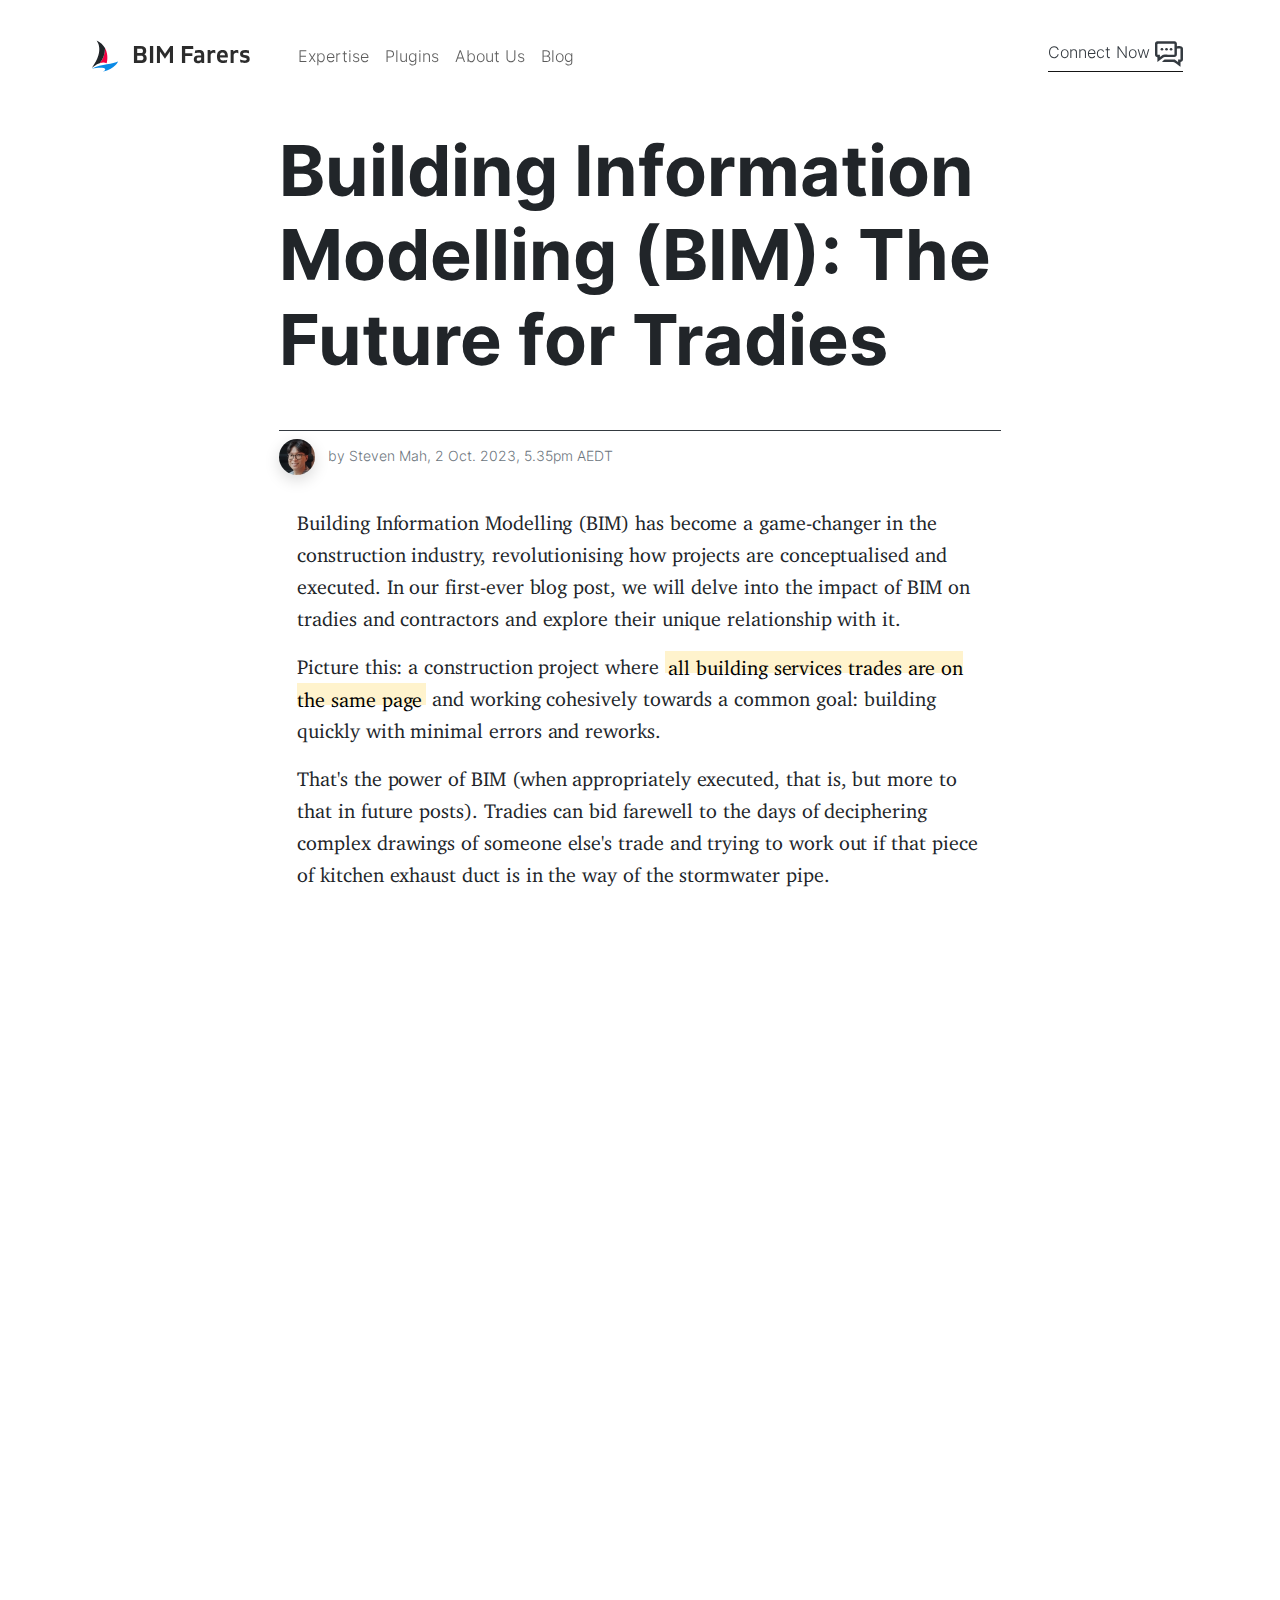
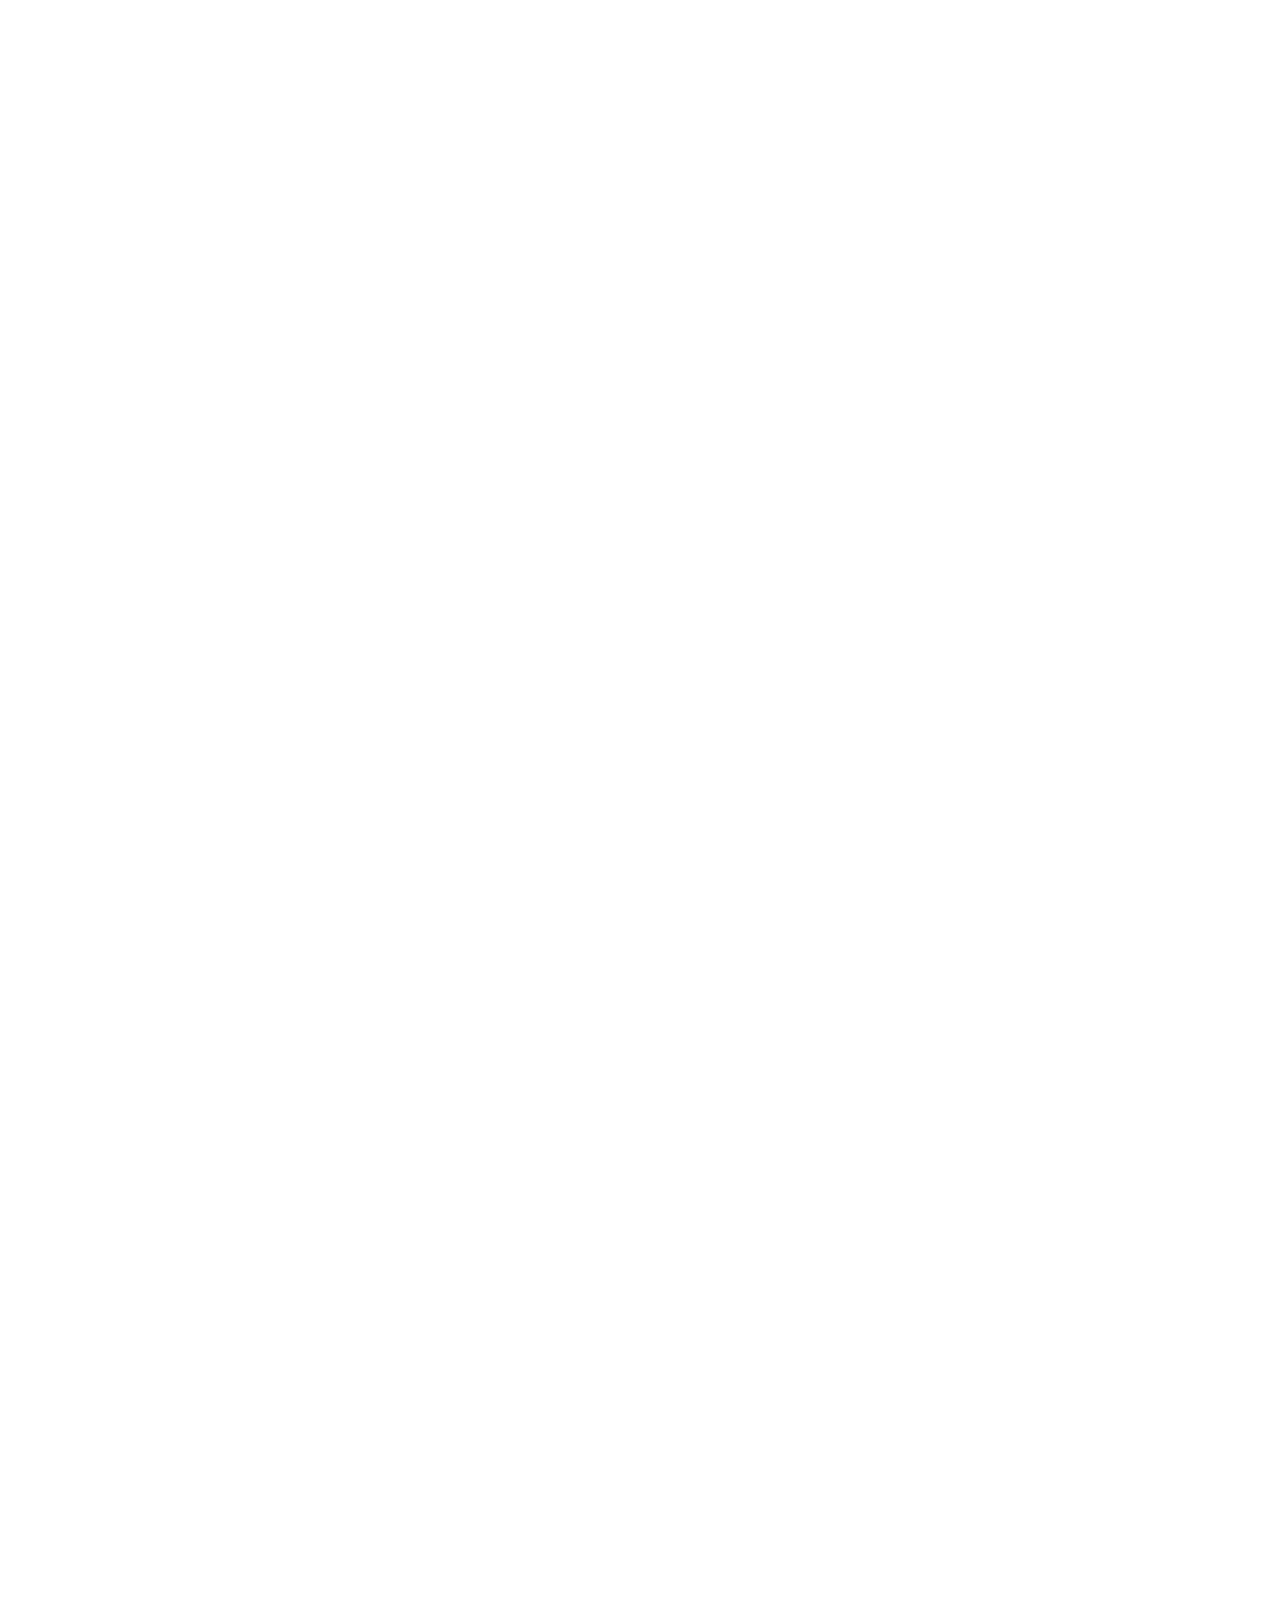
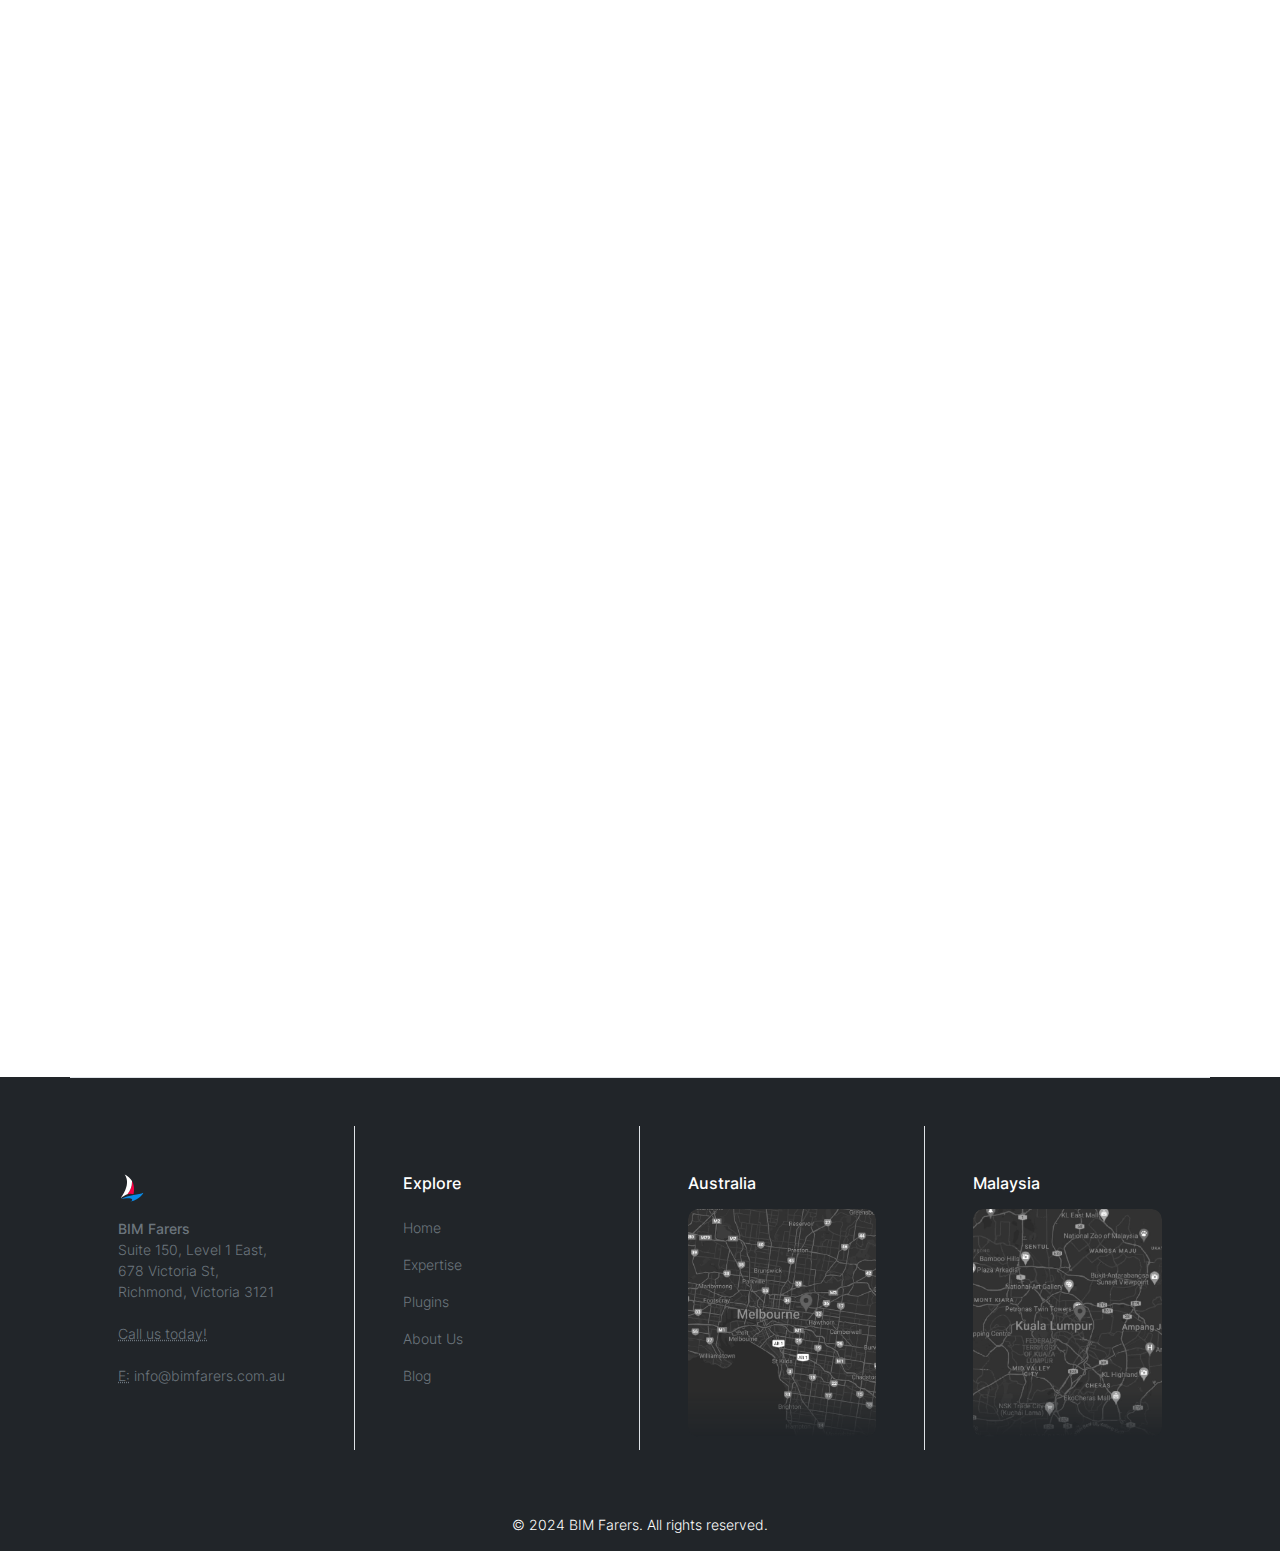
<file: 1-building-information-modelling.html>
<!doctype html>
<html class="h-100" lang="en">

<head>
  <meta charset="utf-8">
  <meta name="viewport" content="width=device-width,initial-scale=1,shrink-to-fit=no">
  <meta name="description"
    content="Discover how Building Information Modelling (BIM) is revolutionizing the construction industry and what it means for tradies through this blog post.">
  <link rel="apple-touch-icon" sizes="180x180" href="favicon/apple-touch-icon.png">
  <link rel="icon" type="image/png" sizes="32x32" href="favicon/favicon-32x32.png">
  <link rel="icon" type="image/png" sizes="16x16" href="favicon/favicon-16x16.png">
  <meta name="author" content="Steven Mah">
  <meta name="generator" content="Eleventy v2.0.0">
  <meta name="HandheldFriendly" content="true">
  <title>Building Information Modelling (BIM): The Future for Tradies | BIM Farers</title>
  <link rel="stylesheet" href="css/theme.css">
  <style>
    /* inter-300 - latin */
    @font-face {
      font-family: 'Inter';
      font-style: normal;
      font-weight: 300;
      font-display: swap;
      src: local(''),
        url('./fonts/inter-v12-latin-300.woff2') format('woff2'),
        /* Chrome 26+, Opera 23+, Firefox 39+ */
        url('./fonts/inter-v12-latin-300.woff') format('woff');
      /* Chrome 6+, Firefox 3.6+, IE 9+, Safari 5.1+ */
    }

    @font-face {
      font-family: 'Inter';
      font-style: normal;
      font-weight: 500;
      font-display: swap;
      src: local(''),
        url('./fonts/inter-v12-latin-500.woff2') format('woff2'),
        /* Chrome 26+, Opera 23+, Firefox 39+ */
        url('./fonts/inter-v12-latin-500.woff') format('woff');
      /* Chrome 6+, Firefox 3.6+, IE 9+, Safari 5.1+ */
    }

    @font-face {
      font-family: 'Inter';
      font-style: normal;
      font-weight: 700;
      font-display: swap;
      src: local(''),
        url('./fonts/inter-v12-latin-700.woff2') format('woff2'),
        /* Chrome 26+, Opera 23+, Firefox 39+ */
        url('./fonts/inter-v12-latin-700.woff') format('woff');
      /* Chrome 6+, Firefox 3.6+, IE 9+, Safari 5.1+ */
    }

    @font-face {
      font-family: 'Gilam';
      font-style: normal;
      font-weight: 600;
      font-display: swap;
      src: local(''),
            url('./fonts/GilamSemiBold.woff') format('woff');
    }

    @font-face {
      font-family: 'Charter';
      font-style: normal;
      font-weight: 400;
      font-display: swap;
      src: local(''),
            url('./fonts/charter_regular.woff2') format('woff2');
    }
  </style>

  <script type="application/ld+json">
  {
    "@context": "https://schema.org",
    "@type": "BlogPosting",
    "mainEntityOfPage": {
      "@type": "WebPage",
      "@id": "https://bimfarers.com.au/1-building-information-modelling"
    },
    "headline": "Building Information Modelling (BIM): The Future for Tradies",
    "name": "Building Information Modelling (BIM): The Future for Tradies",
    "description": "Discover how Building Information Modelling (BIM) is revolutionizing the construction industry and what it means for tradies through this blog post.",
    "image": {
      "@type": "ImageObject",
      "@id": "https://bimfarers.com.au/assets/blog/blog1-2-revizto-mobile.webp",
      "url": "https://bimfarers.com.au/assets/blog/blog1-2-revizto-mobile.webp",
      "height": "900",
      "width": "1200"
    }, 
    "author": {
      "@type": "Person",
      "name": "Steven Mah",
      "image": {
        "@type": "ImageObject",
        "@id": "https://bimfarers.com.au/assets/Steven-Mah-72.webp",
        "url": "https://bimfarers.com.au/assets/Steven-Mah-72.webp",
        "height": "72",
        "width": "72"
      }
    },  
    "publisher": {
      "@type": "Organization",
      "@id": "https://bimfarers.com.au",
      "name": "BIM Farers",
      "logo": {
        "@type": "ImageObject",
        "@id": "https://bimfarers.com.au/favicon/apple-touch-icon.png",
        "url": "https://bimfarers.com.au/favicon/apple-touch-icon.png",
        "height": "180",
        "width": "180"
      }
    },
    "datePublished": "2023-10-02",
    "dateModified": "2023-10-16",
    "isPartOf": {
      "@type" : "Blog",
       "@id": "https://bimfarers.com.au/blog/",
       "name": "BIM Farers Blog",
       "publisher": {
           "@type": "Organization",
           "@id": "https://bimfarers.com.au",
           "name": "BIM Farers"
       }
    },
    "keywords": [
        "BIM Farers",
        "Building Information Modelling",
        "BIM"
    ]
  }
  </script>
</head>

<body class="preloadbody" data-bs-spy="scroll" data-bs-target="#navScroll">

  <div class="loader-wrapper">
    <div class="loader">
      <span class="one"></span>
      <span class="two"></span>
      <span class="three"></span>
      <span class="four"></span>
    </div>
    <div style="color: white; text-align: center;">
      <p>BIM Farers</p><br>
      <p>Building Information Modelling (BIM): The Future for Tradies</p><br>
    </div>
  </div>


  <nav id="navScroll" class="navbar navbar-expand-lg navbar-light fixed-top" tabindex="0">
    <div class="container">
      <a class="navbar-brand pe-4 fs-4" href="/">
        <svg xmlns="http://www.w3.org/2000/svg" xmlns:xlink="http://www.w3.org/1999/xlink" width="32"
          zoomAndPan="magnify" viewBox="0 0 375 374.999991" height="32" preserveAspectRatio="xMidYMid meet"
          class="bi bi-layers-half" version="1.0">
          <defs>
            <clipPath id="f56487630f">
              <path d="M 32.375 248 L 342.875 248 L 342.875 371.824219 L 32.375 371.824219 Z M 32.375 248 "
                clip-rule="nonzero" />
            </clipPath>
            <clipPath id="32c8f4f5f8">
              <path d="M 32.375 2.824219 L 188 2.824219 L 188 328 L 32.375 328 Z M 32.375 2.824219 "
                clip-rule="nonzero" />
            </clipPath>
          </defs>
          <g clip-path="url(#f56487630f)">
            <path fill="#0a8ae6"
              d="M 32.367188 337.179688 C 115.6875 320.710938 186.414062 323.429688 190.347656 343.25 C 192.007812 351.621094 181.476562 361.707031 162.476562 371.804688 C 303.613281 342.292969 342.878906 248.332031 342.878906 248.332031 C 280.707031 285.105469 150.796875 274.859375 32.367188 337.179688 "
              fill-opacity="1" fill-rule="nonzero" />
          </g>
          <path fill="#f40042"
            d="M 187.441406 94.199219 C 187.550781 97.257812 187.625 100.320312 187.625 103.40625 C 187.625 167.429688 164.253906 226.003906 125.582031 271.109375 C 151.769531 262.5625 180.46875 259.925781 207.460938 271.449219 C 207.460938 271.449219 235.050781 178.277344 187.441406 94.199219 "
            fill-opacity="1" fill-rule="nonzero" />
          <g clip-path="url(#32c8f4f5f8)">
            <path fill="#212529"
              d="M 187.441406 94.199219 C 168.039062 59.929688 136.136719 27.167969 84.78125 2.847656 C 84.78125 2.847656 195.28125 109.558594 32.367188 327.507812 C 32.367188 327.507812 74.128906 287.894531 125.582031 271.109375 C 164.253906 226.003906 187.625 167.429688 187.625 103.40625 C 187.625 100.320312 187.550781 97.257812 187.441406 94.199219 "
              fill-opacity="1" fill-rule="nonzero" />
          </g>
        </svg>
        <span class="ms-1 fw-semibold" style="font-family: 'Gilam', sans-serif;">BIM Farers</span>
      </a>

      <button class="navbar-toggler" type="button" data-bs-toggle="collapse" data-bs-target="#navbarSupportedContent"
        aria-controls="navbarSupportedContent" aria-expanded="false" aria-label="Toggle navigation">
        <span class="navbar-toggler-icon"></span>
      </button>
      <div class="collapse navbar-collapse" id="navbarSupportedContent">
        <ul class="navbar-nav me-auto mb-2 mb-lg-0">
          <li class="nav-item">
            <a class="nav-link" href="/#expertise">
              Expertise
            </a>
          </li>
          <li class="nav-item">
            <a class="nav-link" href="/#plugins">
              Plugins
            </a>
          </li>
          <li class="nav-item">
            <a class="nav-link" href="aboutus">
              About Us
            </a>
          </li>
          <li class="nav-item">
            <a class="nav-link" href="blog">
              Blog
            </a>
          </li>

        </ul>
        <a href="mailto:info@bimfarers.com.au?subject=Reaching Out - " data-splitbee-event="Click Download"
          aria-label="Connect Now" class="link-dark pb-1 link-fancy me-2">
          Connect Now
          <svg fill="currentColor" version="1.1" id="Capa_1" xmlns="http://www.w3.org/2000/svg"
            xmlns:xlink="http://www.w3.org/1999/xlink" width="28px" height="28px" viewBox="0 0 29.996 29.997"
            xml:space="preserve">
            <g>
              <g>
                <path
                  d="M27.345,28.665c-0.64-0.467-1.131-0.819-1.615-1.184c-1.549-1.158-3.076-2.353-4.656-3.468
                    c-0.424-0.299-1.008-0.508-1.52-0.514c-3.367-0.045-6.736-0.01-10.104-0.037c-0.58-0.004-1.158-0.178-1.738-0.271
                    c-0.006-0.09-0.013-0.179-0.019-0.27c0.841-0.639,1.671-1.295,2.533-1.904c0.182-0.128,0.479-0.125,0.725-0.126
                    c3.255-0.009,6.511-0.019,9.766,0.014c0.383,0.004,0.811,0.188,1.135,0.41c0.938,0.646,1.836,1.352,2.9,2.146
                    c0-0.944,0-1.709,0-2.57c0.893,0,1.69,0,2.534,0c0-3.955,0-7.809,0-11.75c-1.169,0-2.286-0.028-3.397,0.033
                    c-0.156,0.009-0.406,0.455-0.412,0.702c-0.035,1.823-0.011,3.648-0.021,5.473c-0.014,1.921-0.983,2.896-2.908,2.899
                    c-3.366,0.01-6.735-0.021-10.104,0.023c-0.513,0.008-1.101,0.211-1.52,0.512c-1.895,1.354-3.74,2.772-5.606,4.168
                    c-0.191,0.143-0.398,0.264-0.736,0.486c0-1.545-0.017-2.937,0.009-4.324c0.01-0.533-0.047-0.839-0.698-0.969
                    c-1.118-0.224-1.87-1.226-1.876-2.392c-0.021-3.958-0.025-7.915-0.003-11.872c0.006-1.431,1.074-2.528,2.5-2.534
                    C8.661,1.326,14.807,1.327,20.953,1.35c1.387,0.006,2.423,1.079,2.49,2.464c0.029,0.616,0.049,1.237,0.004,1.852
                    c-0.051,0.671,0.132,0.961,0.877,0.907c0.977-0.069,1.964-0.027,2.943-0.011c1.594,0.025,2.687,1.016,2.701,2.609
                    c0.041,3.9,0.031,7.802,0,11.703c-0.012,1.33-0.771,2.244-2.046,2.533c-0.464,0.104-0.589,0.291-0.582,0.727
                    c0.019,1.179,0.005,2.357,0.003,3.535C27.345,27.938,27.345,28.207,27.345,28.665z M20.73,15.677
                    c0.067-0.188,0.104-0.24,0.104-0.292c0.01-3.616,0.006-7.23,0.029-10.848c0.004-0.585-0.315-0.609-0.75-0.609
                    c-5.581,0.007-11.16,0.014-16.74-0.007C2.743,3.919,2.566,4.117,2.572,4.739c0.029,3.393,0.014,6.785,0.02,10.178
                    c0,0.238,0.041,0.477,0.07,0.789c0.884,0,1.685,0,2.592,0c0,0.838,0,1.598,0,2.525c1.068-0.802,1.964-1.515,2.906-2.156
                    c0.321-0.223,0.755-0.373,1.143-0.384c1.541-0.042,3.083-0.016,4.626-0.014C16.193,15.677,18.462,15.677,20.73,15.677z" />
                <g>
                  <circle cx="7.457" cy="9.917" r="1.438" />
                  <circle cx="12.332" cy="9.917" r="1.438" />
                  <circle cx="17.207" cy="9.917" r="1.438" />
                </g>
              </g>
            </g>
          </svg>
        </a>

      </div>
    </div>
  </nav>

  <main>
    <div class="py-vh-4 w-100 overflow-hidden" id="services">
      <div class="container">
        <div class="row">
          <div class="col-12 col-lg-10 offset-lg-1 col-xl-8 offset-xl-2">

            <h1 class="display-huge fw-bold border-bottom border-dark py-5" data-aos="fade-down">Building Information
              Modelling (BIM): The Future for Tradies</h1>
            <div data-aos="fade-right">
              <img src="assets/Steven-Mah-72.webp" width="36" height="36"
                class="img-fluid rounded-circle me-2 aos-init aos-animate" alt="Steven Mah" data-aos="fade">
              <span class="text-muted small">by Steven Mah, 2 Oct. 2023, 5.35pm AEDT</span>
            </div>
          </div>
          <div class="col-12 col-lg-10 offset-lg-1 col-xl-8 offset-xl-2 py-vh-2" data-aos="fade-up">
            <p class="optimaltxt">Building Information Modelling (BIM) has become a game-changer in the construction industry,
              revolutionising how projects are conceptualised and executed. In our first-ever blog post, we will delve
              into the impact of BIM on tradies and contractors and explore their unique relationship with it.
            </p>
            <p class="optimaltxt">Picture this: a construction project where <mark>all building services trades are on the
                same page</mark> and working cohesively towards a common goal: building quickly with minimal errors and
              reworks.
            </p>
            <p class="optimaltxt">
              That's the power of BIM (when appropriately executed, that is, but more to that in future posts). Tradies
              can bid farewell to the days of deciphering complex drawings of someone else's trade and trying to work
              out if that piece of kitchen exhaust duct is in the way of the stormwater pipe.
            </p>
          </div>
          <div class="col-12 col-lg-11 offset-lg-1 col-xl-10 offset-xl-2 p-0" data-aos="fade">
            <figure class="mx-2">
              <img src="assets/blog/blog1-1-revizto.webp" loading="lazy" width="1290" height="700" class="img-fluid float-start rounded"
              alt="screenshot of Revizto desktop app showing Mechanical condenser units">
              <figcaption class="blockquote-footer">Contractors can coordinate clashes easily on the Revizto desktop app.</figcaption>
            </figure>
          </div>
          <div class="col-12 col-lg-10 offset-lg-1 col-xl-8 offset-xl-2 py-vh-2" data-aos="fade">
            <p class="optimaltxt">
              But how exactly does BIM benefit tradies and contractors? Let's take a closer look from the perspective of
              the four main trades in a typical design-and-construct project in Australia: Mechanical, Fire, Electrical,
              and Plumbing. In simple terms, BIM allows for detailed coordination between these trades, minimising
              clashes and conflicts during the construction phase.
            </p>
            <p class="optimaltxt">
              By visualising the entire project in a virtual environment, the contractors engaged by the builder can
              preemptively identify clashes and resolve them before they become costly problems on-site. It's like
              having a crystal ball to predict and mitigate clashes before materials are purchased or prefabrication
              works even begin.
            </p>
            <p class="optimaltxt">
              Many articles overcomplicate the definition of BIM, but from the perspective of the building services
              trades, the definition of BIM is simple.
            </p>
          </div>
          <div class="col-12 col-lg-11 col-xl-8 text-start" data-aos="fade">
            <div class="py-vh-2">
              <div class="blockquote-footer">
                BIM simply means:
              </div>
              <div class="blockquote blockquote-xl">
                <p>"3D modelling of building services in a shared environment with accurate geometric and non-geometric
                  data built into the model"
                </p>
              </div>
            </div>
          </div>
          <div class="col-12 col-lg-10 offset-lg-1 col-xl-8 offset-xl-2 py-vh-2" data-aos="fade">
            <p class="optimaltxt">In most cases, Autodesk Revit is utterly unavoidable if the project stakeholders decide to
              implement BIM on the project. Everyone will have to be in it to realise the benefits fully. Sometimes,
              there are odd projects when not everyone uses Revit; for example, I have seen jobs where the Mechanical
              contractor decides to stick to AutoCAD MEP or the architect still uses Graphisoft Archicad. When this
              happens, it adds extra steps to collaborate and implement BIM.
            </p>
          </div>
          <div class="d-xl-flex align-items-center">
            <div class="col-12 col-lg-10 offset-lg-1 col-xl-4 py-vh-2" data-aos="fade">
              <p class="optimaltxt">BIM continues beyond Autodesk Revit; many more software are out there that tie everything
                together. Some commonly used in Australia's construction industry at the commercial Tier 1 level are
                <mark>Autodesk BIM 360, Revizto, BIMTrack, BIM Collab and Navisworks</mark>. The software licence fee
                varies, but proper BIM implementation will save the contractor thousands of dollars in issue reduction
                in the grand scheme of things.
              </p>
            </div>
            <div class="col-12 col-lg-11 offset-lg-1 col-xl-6 p-0" data-aos="fade">
              <figure id="4">
                <img src="assets/blog/blog1-2-revizto-mobile.webp" height="580" loading="lazy" class="img-fluid float-start rounded"
                alt="mobile phone showing the revizto android app">
                <figcaption class="blockquote-footer">The Revizto mobile app allows the site team to refer to the federated coordination model quickly.</figcaption>
              </figure>
            </div>
          </div>

          <div class="col-12 col-lg-10 offset-lg-1 col-xl-8 offset-xl-2 py-vh-2" data-aos="fade">
            <p class="optimaltxt">Efficiency and productivity are the lifeblood of any construction project, and BIM has
              proven to be a powerful ally. For example, Autodesk BIM 360 provides a cloud platform for all contractors,
              including the project's architect, to upload their respective Revit models. Members across all companies
              can <mark>access these models in real-time, allowing seamless collaboration</mark> and eliminating the
              need for traditional file-sharing methods like Dropbox. Since Autodesk created BIM 360 as a part of Revit,
              updates are seamless and almost real-time. In its most straightforward setup, when a modeller makes a
              change and hits the synchronise button, Revit will save the change and update the model in BIM 360. All
              the other parties just need to hit 'Reload Latest', and Revit will pull the latest changes from BIM 360,
              all done automatically! No more fiddling around downloading and superseding old models.
            </p>
            <p class="optimaltxt">Now, embracing new technology can come with challenges, and BIM is no exception. Learning to
              navigate and utilise BIM tools may require time and effort. However, the benefits far outweigh the
              learning curve. In future blog posts, I will dig deeper into what each software mentioned above does and
              the role it plays in this.
            </p>
          </div>
          <div class="col-12 col-lg-10 offset-lg-1 col-xl-8 offset-xl-2 py-vh-0" data-aos="fade">
            <p class="optimaltxt">So, where is BIM heading in Australia?
            </p>
          </div>
          <div class="col-12 col-lg-10 offset-lg-1 col-xl-8 offset-xl-2 py-vh-2 mb-4" data-aos="fade">
            <p class="optimaltxt"><mark>Construction projects at the highest level in Australia have embraced BIM</mark>; it
              became a real focus around 2016 when contractors needed to demonstrate their 3D capability to tender for
              Tier 1 projects. The adoption of BIM continues to grow steadily, with more and more construction firms
              recognising its potential. Nowadays, almost no new commercial Tier 1 projects use 2D AutoCAD anymore. I
              expect this trend to flow onto the medium-scale projects and, eventually, the small-scale volume builds.
            </p>
            <p class="optimaltxt">Building Information Modelling has undoubtedly transformed how some tradies and contractors
              undertake construction projects. BIM has become an invaluable tool in their arsenal, from improving
              coordination to boosting productivity. With good execution, building information modelling will enhance project outcomes at all scales of construction.
            </p>
            <p class="optimaltxt">Cheers to this bright future!
            </p>
          </div>



          <!-- <div class="col-12 py-vh-3 bg-gray-900 text-light rounded">
            <div class="row d-flex align-items-center px-5">
              <div class="col-12 col-lg-5 text-end d-flex justify-content-end" data-aos="fade-right">
                <h3 class="border-bottom border-light pb-4 text-end me-lg-5 mb-lg-0 mb-4">Why
                  <strong>BIM Farers</strong><br> is the right choice:
                </h3>
              </div>
              <div class="col-12 col-lg-7 text-start">
                <p class="border-bottom border-dark pb-5 mb-5 text-light" style="--bs-text-opacity: .5;"
                  data-aos="fade-up">We are an agency with proven experience in BIM with Tier 1 construction businesses
                  in Australia. Our team has years of experience working with top-tier clients in the industry.
                </p>
                <p class="border-bottom border-dark pb-5 mb-5 text-light" style="--bs-text-opacity: .5;"
                  data-aos="fade-up">We are more than just the average drafters. Choose us to work with a BLA-registered
                  engineer in Victoria. Our dedication to quality is unmatched.
                </p>
                <p class="text-light" style="--bs-text-opacity: .5;" data-aos="fade-up">
                  We work with tradies every single day. BIM, on our hands, is more than just a fancy concept. Trust us
                  to harness the full potential of building information modelling.
                </p>
              </div>
            </div>
            <div class="col-12 mb-4 py-vh-2 justify-content-center d-flex" data-aos="fade-up">
              <button class="button-17" role="button"
                onclick="location.href='mailto:info@bimfarers.com.au?subject=Reaching Out - ';">Connect Now</button>
            </div>
          </div> -->
        </div>
      </div>
    </div>

  </main>

  <footer>
    <div class="container small border-top">
      <div class="row py-5 d-flex justify-content-between">

        <div class="col-12 col-lg-6 col-xl-3 border-end p-4 p-sm-5">
          <svg xmlns="http://www.w3.org/2000/svg" xmlns:xlink="http://www.w3.org/1999/xlink" width="28"
            zoomAndPan="magnify" viewBox="0 0 375 374.999991" height="28" preserveAspectRatio="xMidYMid meet"
            class="bi bi-layers-half" version="1.0">
            <defs>
              <clipPath id="f56487630f">
                <path d="M 32.375 248 L 342.875 248 L 342.875 371.824219 L 32.375 371.824219 Z M 32.375 248 "
                  clip-rule="nonzero" />
              </clipPath>
              <clipPath id="32c8f4f5f8">
                <path d="M 32.375 2.824219 L 188 2.824219 L 188 328 L 32.375 328 Z M 32.375 2.824219 "
                  clip-rule="nonzero" />
              </clipPath>
            </defs>
            <g clip-path="url(#f56487630f)">
              <path fill="#0a8ae6"
                d="M 32.367188 337.179688 C 115.6875 320.710938 186.414062 323.429688 190.347656 343.25 C 192.007812 351.621094 181.476562 361.707031 162.476562 371.804688 C 303.613281 342.292969 342.878906 248.332031 342.878906 248.332031 C 280.707031 285.105469 150.796875 274.859375 32.367188 337.179688 "
                fill-opacity="1" fill-rule="nonzero" />
            </g>
            <path fill="#f40042"
              d="M 187.441406 94.199219 C 187.550781 97.257812 187.625 100.320312 187.625 103.40625 C 187.625 167.429688 164.253906 226.003906 125.582031 271.109375 C 151.769531 262.5625 180.46875 259.925781 207.460938 271.449219 C 207.460938 271.449219 235.050781 178.277344 187.441406 94.199219 "
              fill-opacity="1" fill-rule="nonzero" />
            <g clip-path="url(#32c8f4f5f8)">
              <path fill="#fff"
                d="M 187.441406 94.199219 C 168.039062 59.929688 136.136719 27.167969 84.78125 2.847656 C 84.78125 2.847656 195.28125 109.558594 32.367188 327.507812 C 32.367188 327.507812 74.128906 287.894531 125.582031 271.109375 C 164.253906 226.003906 187.625 167.429688 187.625 103.40625 C 187.625 100.320312 187.550781 97.257812 187.441406 94.199219 "
                fill-opacity="1" fill-rule="nonzero" />
            </g>
          </svg>
          <address class="text-secondary mt-3">
            <strong>BIM Farers</strong><br>
            Suite 150, Level 1 East,<br>
            678 Victoria St,<br>
            Richmond, Victoria 3121<br>
            <br>
            <abbr title="0385648674"><a class="nav-link link-secondary ps-0" href="tel:0385648674">Call us
                today!</a></abbr>
            <br>
            <div class="d-flex">
              <abbr title="Email">E:</abbr>
              <a class="nav-link link-secondary ps-0"
                href="mailto:info@bimfarers.com.au">&nbsp;info@bimfarers.com.au</a>
            </div>
          </address>
        </div>
        <div class="col-12 col-lg-6 col-xl-3 border-end p-4 p-sm-5">
          <h3 class="h6 mb-3">Explore</h3>
          <ul class="nav flex-column">
            <li class="nav-item">
              <a class="nav-link link-secondary ps-0" aria-current="page" href="/">Home</a>
            </li>
            <li class="nav-item">
              <a class="nav-link link-secondary ps-0" href="/#expertise">Expertise</a>
            </li>
            <li class="nav-item">
              <a class="nav-link link-secondary ps-0" href="/#plugins">Plugins</a>
            </li>
            <li class="nav-item">
              <a class="nav-link link-secondary ps-0" href="aboutus">About Us</a>
            </li>
            <li class="nav-item">
              <a class="nav-link link-secondary ps-0" href="blog">Blog</a>
            </li>
          </ul>
        </div>
        <div class="col-12 col-sm-6 col-xl-3 border-end p-4 p-sm-5">
          <h3 class="h6 mb-3">Australia</h3>
          <div class="h-100 bg-cover mx-auto"
            style="background-image: url(assets/Map-Melb.webp); min-height: 180px; max-width:280px; border-radius: 10px; -webkit-mask-image: linear-gradient(to top, rgba(0, 0, 0, 0), rgba(0, 0, 0, 1) 20%);">
          </div>
        </div>
        <div class="col-12 col-sm-6 col-xl-3 p-4 p-sm-5">
          <h3 class="h6 mb-3">Malaysia</h3>
          <div class="h-100 bg-cover mx-auto"
            style="background-image: url(assets/Map-KL.webp); min-height: 180px; max-width:280px; border-radius: 10px; -webkit-mask-image: linear-gradient(to top, rgba(0, 0, 0, 0), rgba(0, 0, 0, 1) 20%);">
          </div>
        </div>
      </div>
    </div>

    <!-- <div class="mobile-show container text-center py-3 small">
      <a class="nav-link text-decoration-underline" href="#workwithus">
        Work with us
      </a>
    </div> -->
    <div class="container text-center py-3 small">© 2024 BIM Farers. All rights reserved.
    </div>
  </footer>

  <script src="https://ajax.googleapis.com/ajax/libs/jquery/3.6.4/jquery.min.js"></script>
  <script>
    // Script to remove preloader when fully loaded
    $(window).on("load", function () {
      $(".loader-wrapper").fadeOut("slow");
      $("body").removeClass("preloadbody");
    });
  </script>

  <script src="js/bootstrap.bundle.min.js"></script>
  <script src="js/aos.js"></script>
  <script>
    AOS.init({
      duration: 800, // values from 0 to 3000, with step 50ms
    });
  </script>

  <script>
    let scrollpos = window.scrollY
    const header = document.querySelector(".navbar")
    const header_height = header.offsetHeight

    const add_class_on_scroll = () => header.classList.add("scrolled", "shadow-sm")
    const remove_class_on_scroll = () => header.classList.remove("scrolled", "shadow-sm")

    window.addEventListener('scroll', function () {
      scrollpos = window.scrollY;

      if (scrollpos >= header_height) { add_class_on_scroll() }
      else { remove_class_on_scroll() }

      console.log(scrollpos)
    })
  </script>

</body>

</html>
</file>
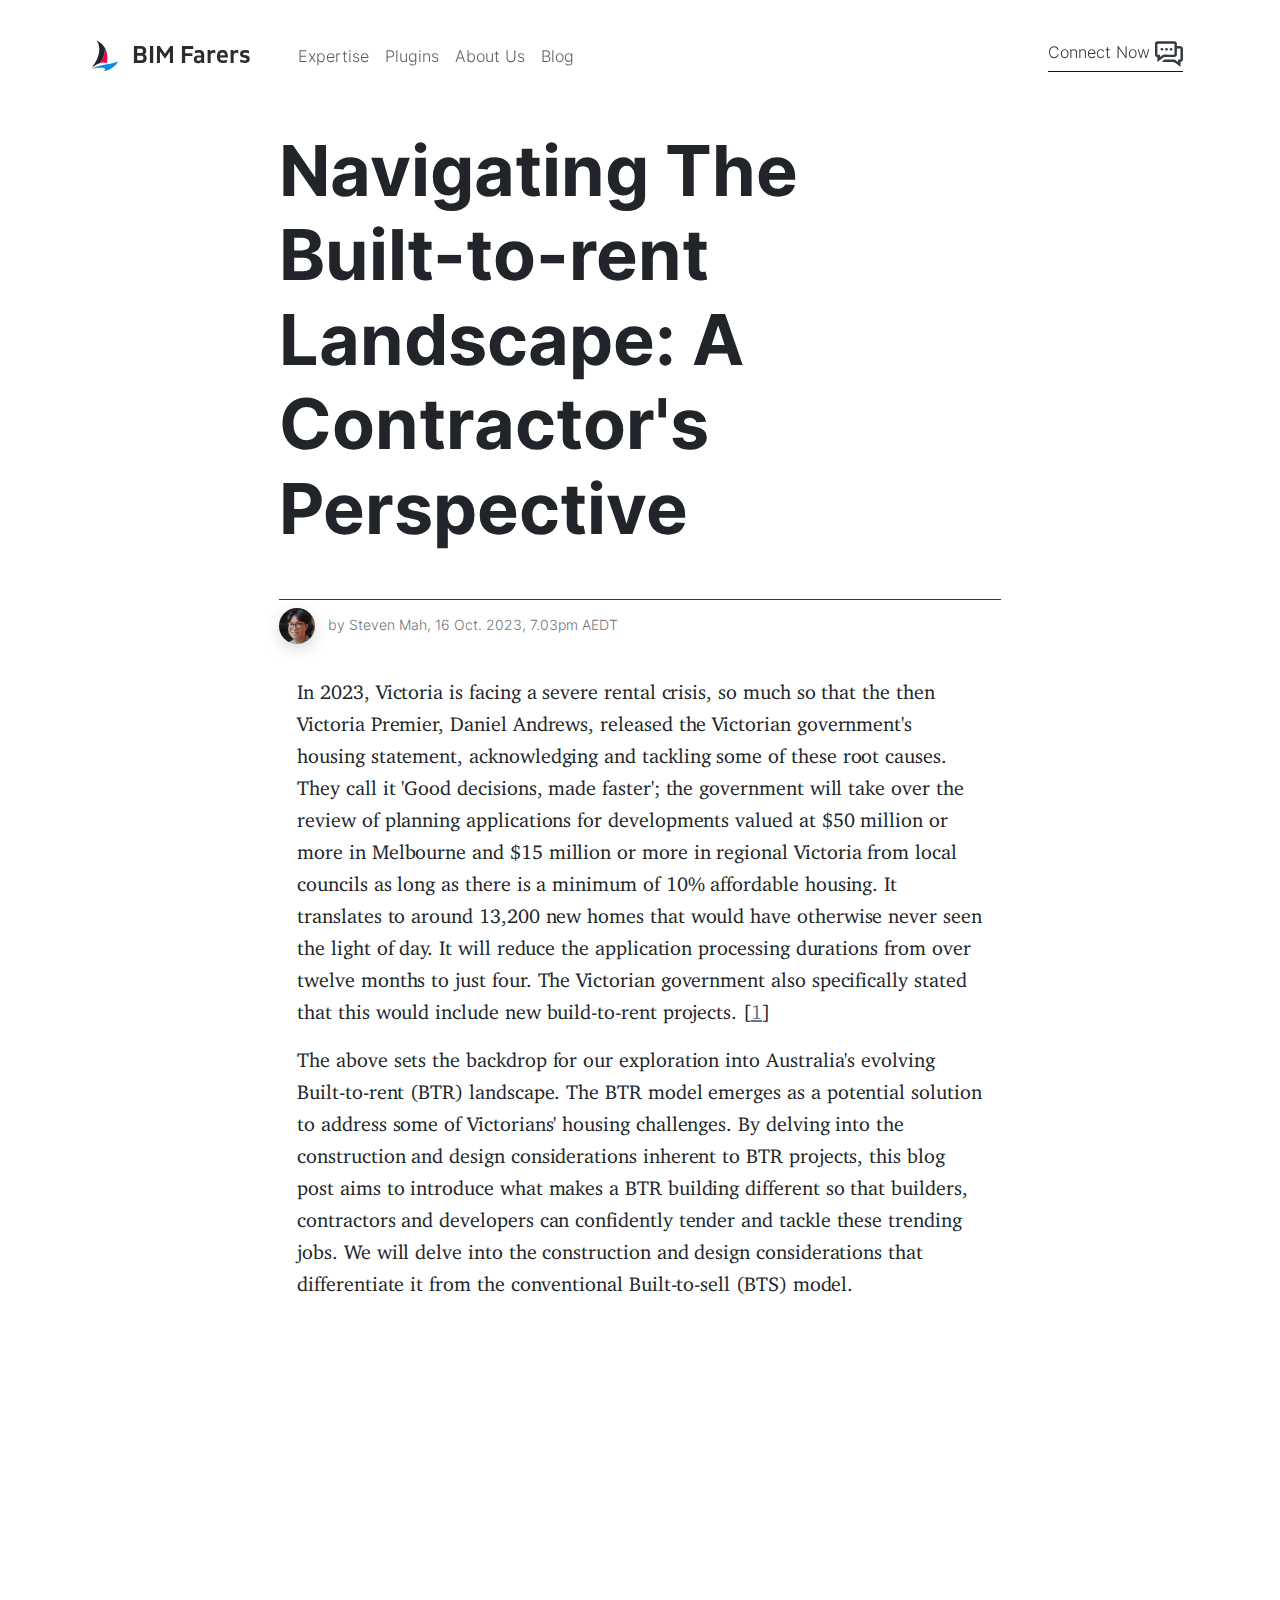
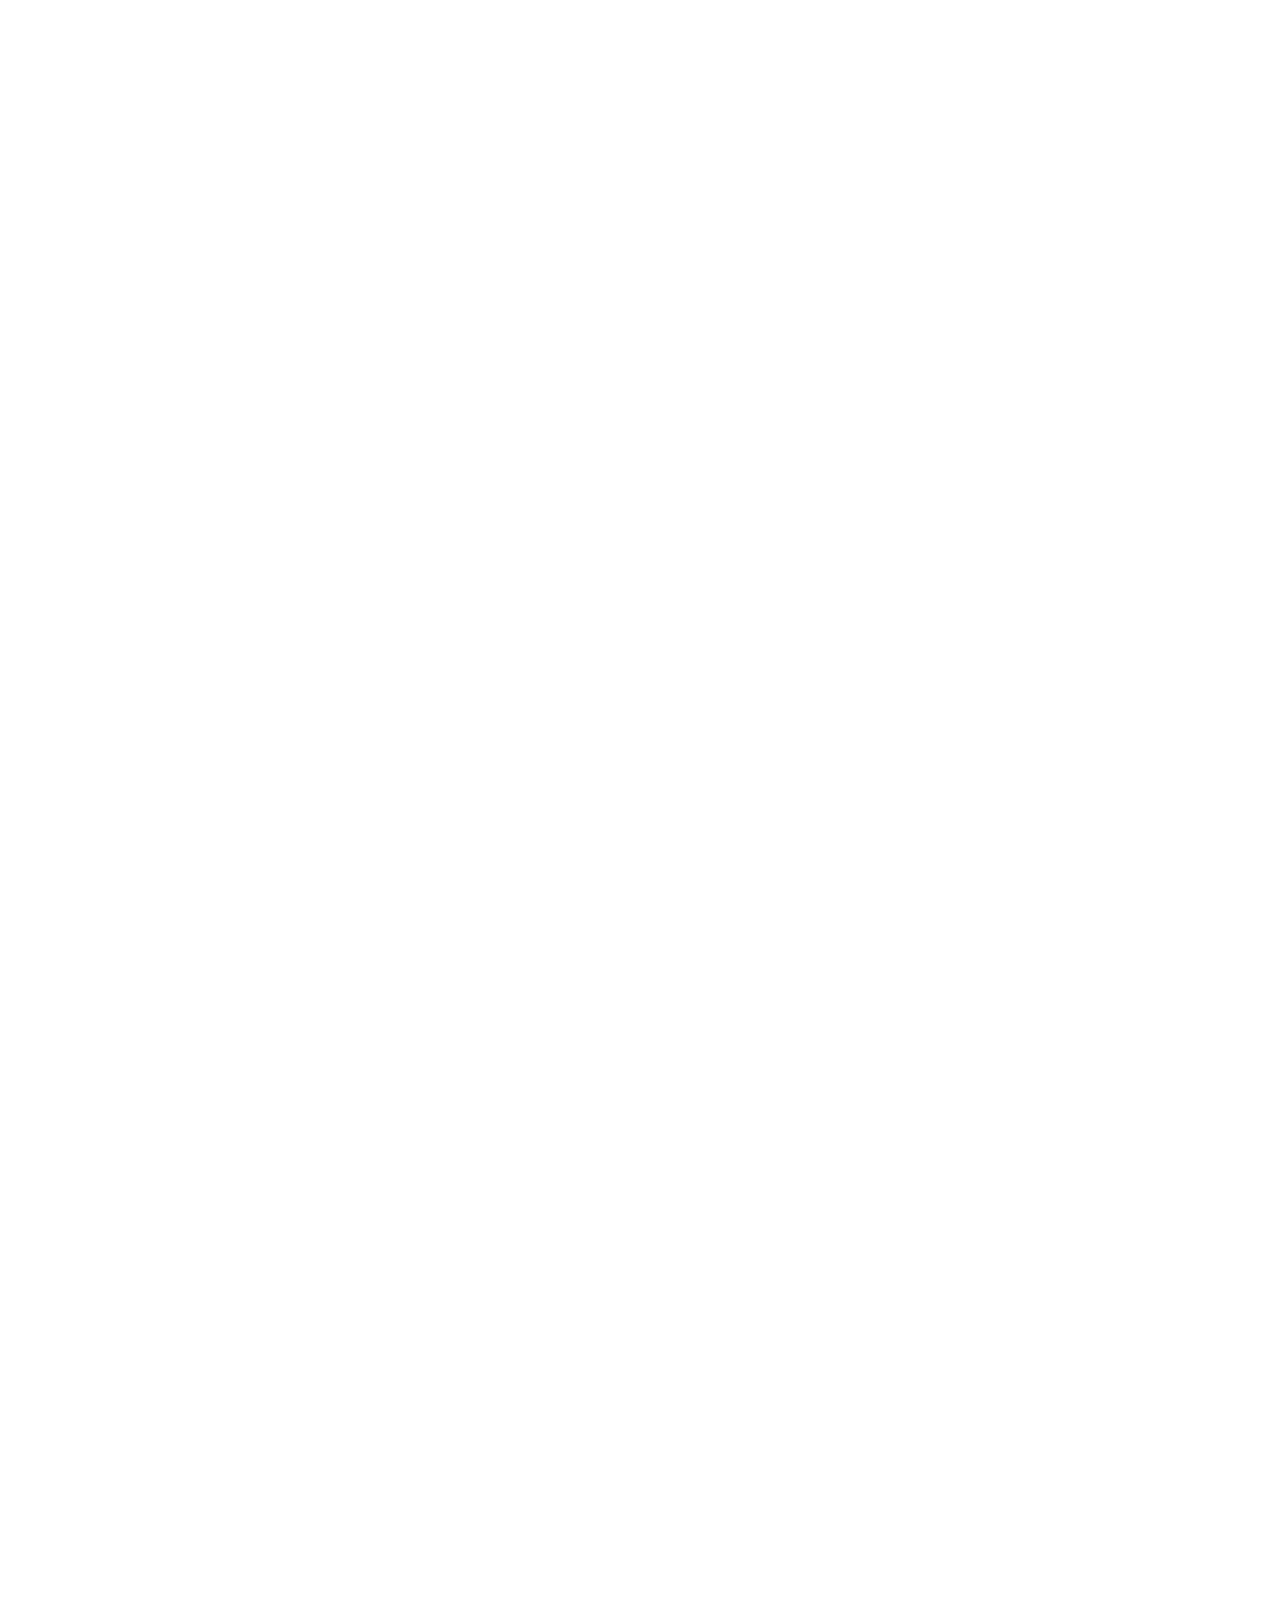
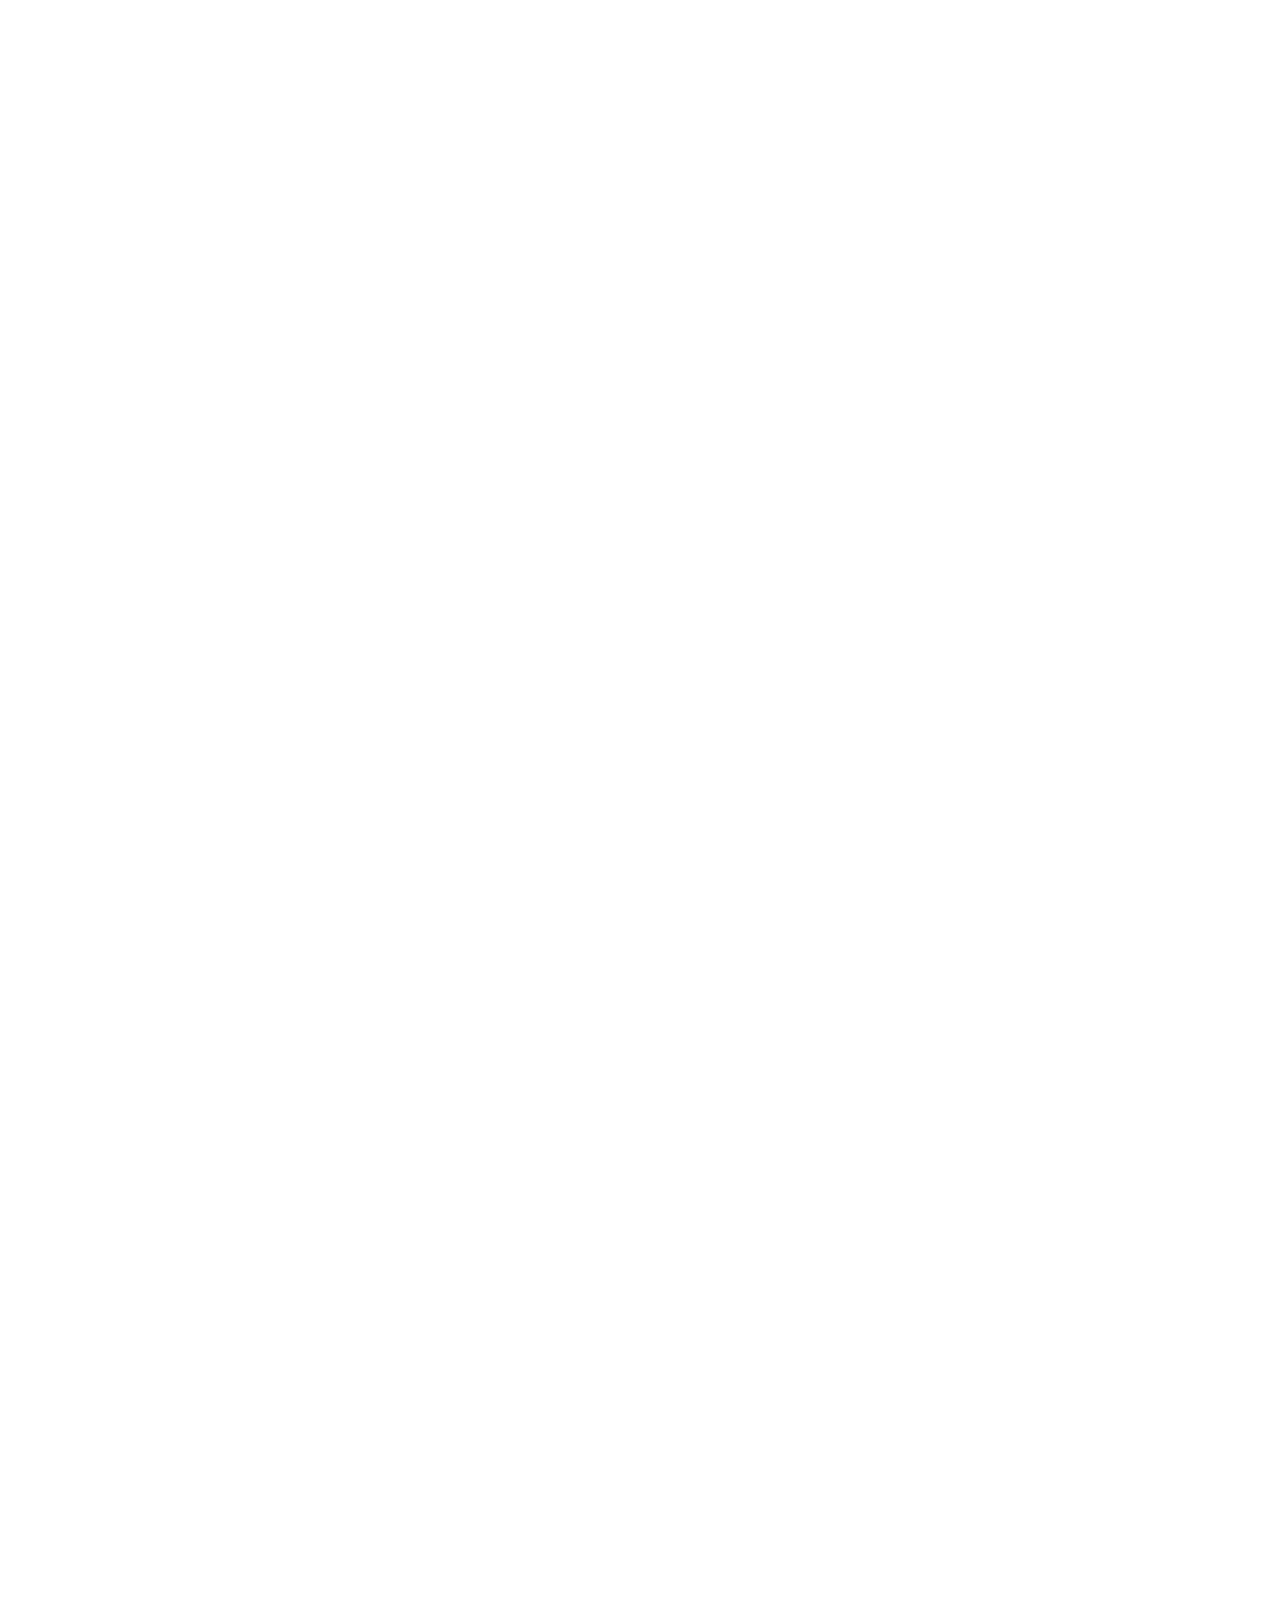
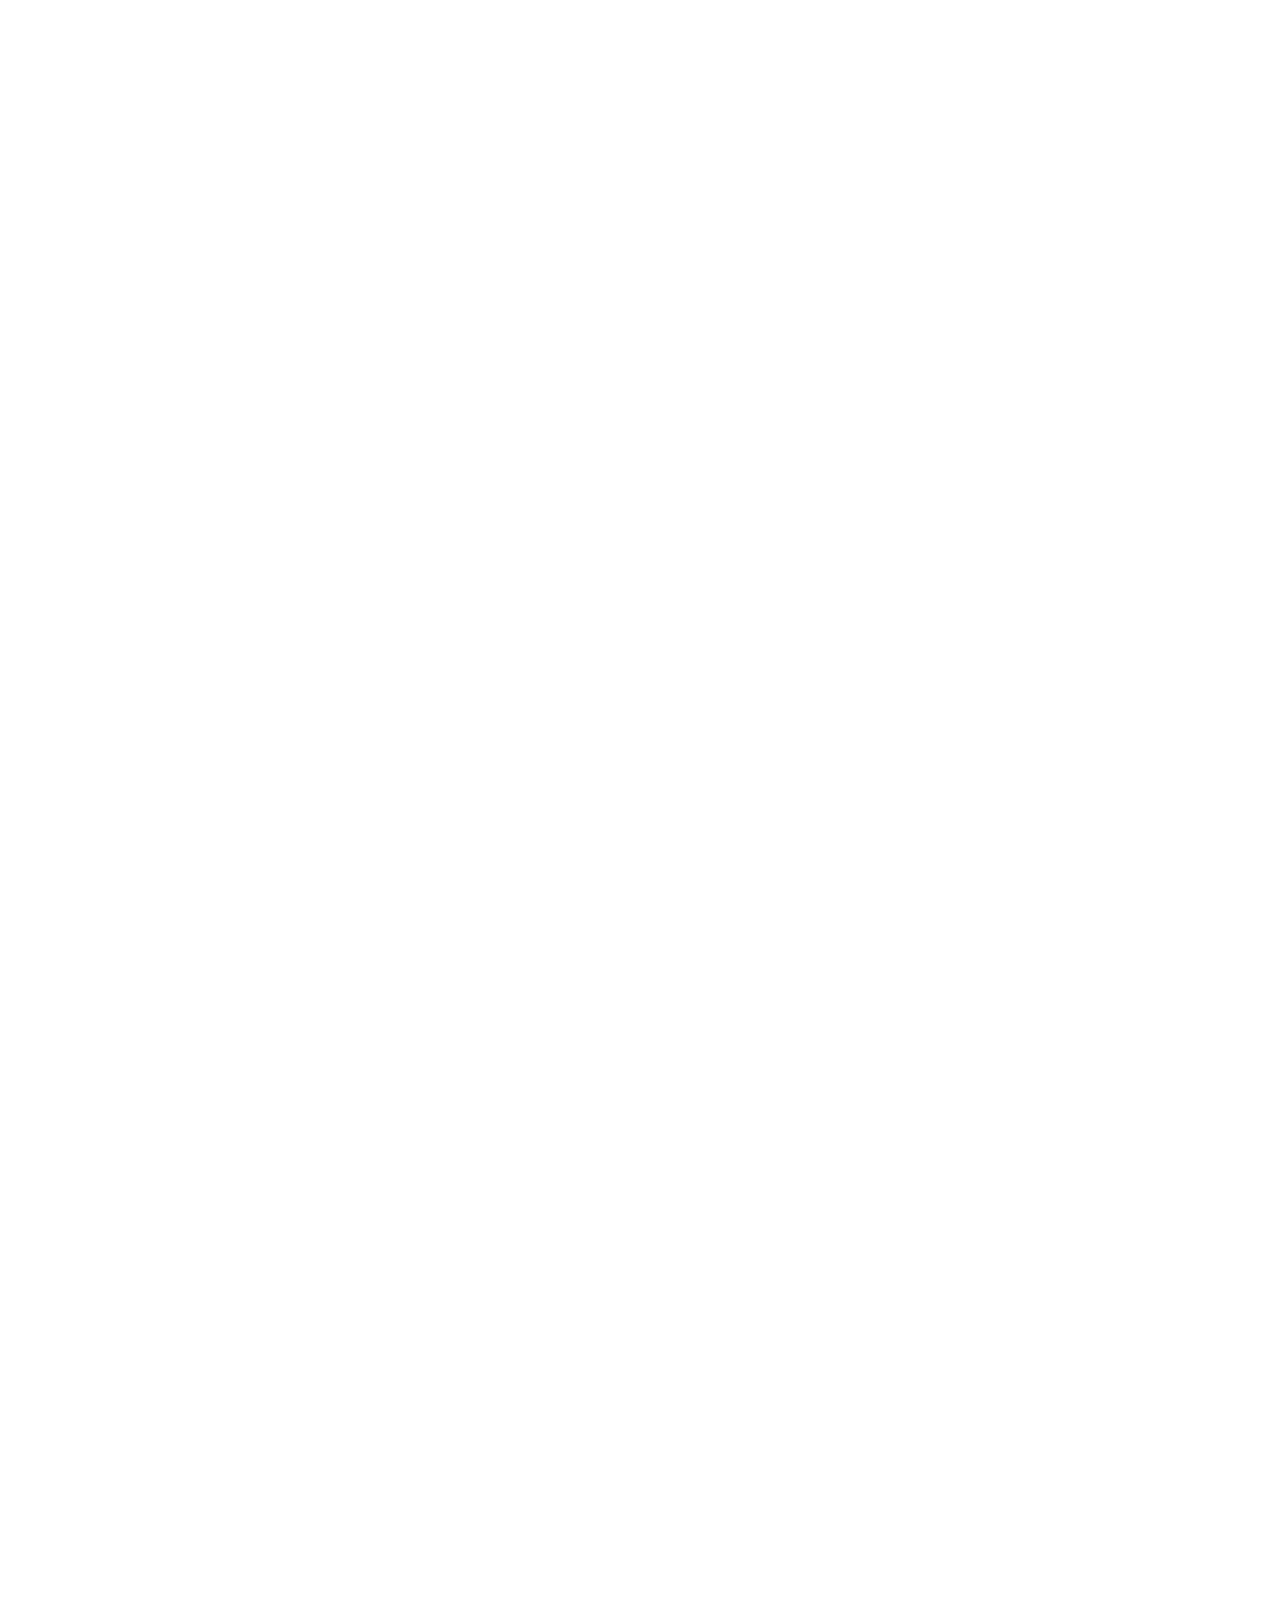
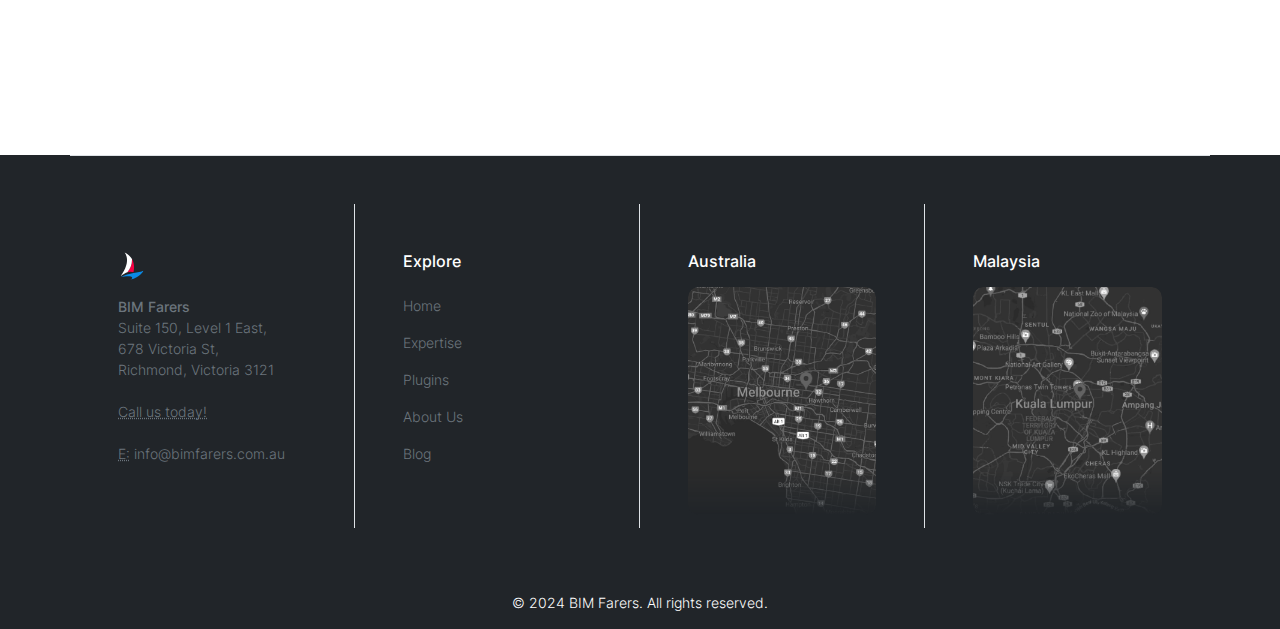
<file: 2-built-to-rent.html>
<!doctype html>
<html class="h-100" lang="en">

<head>
  <meta charset="utf-8">
  <meta name="viewport" content="width=device-width,initial-scale=1,shrink-to-fit=no">
  <meta name="description"
    content="This blog post introduces the trending Built-to-rent building model and outlines the design considerations for builders and contractors.">
  <link rel="apple-touch-icon" sizes="180x180" href="favicon/apple-touch-icon.png">
  <link rel="icon" type="image/png" sizes="32x32" href="favicon/favicon-32x32.png">
  <link rel="icon" type="image/png" sizes="16x16" href="favicon/favicon-16x16.png">
  <meta name="author" content="Steven Mah">
  <meta name="generator" content="Eleventy v2.0.0">
  <meta name="HandheldFriendly" content="true">
  <title>Navigating The Built-to-rent Landscape: A Contractor's Perspective | BIM Farers</title>
  <link rel="stylesheet" href="css/theme.css">
  <style>
    /* inter-300 - latin */
    @font-face {
      font-family: 'Inter';
      font-style: normal;
      font-weight: 300;
      font-display: swap;
      src: local(''),
        url('./fonts/inter-v12-latin-300.woff2') format('woff2'),
        /* Chrome 26+, Opera 23+, Firefox 39+ */
        url('./fonts/inter-v12-latin-300.woff') format('woff');
      /* Chrome 6+, Firefox 3.6+, IE 9+, Safari 5.1+ */
    }

    @font-face {
      font-family: 'Inter';
      font-style: normal;
      font-weight: 500;
      font-display: swap;
      src: local(''),
        url('./fonts/inter-v12-latin-500.woff2') format('woff2'),
        /* Chrome 26+, Opera 23+, Firefox 39+ */
        url('./fonts/inter-v12-latin-500.woff') format('woff');
      /* Chrome 6+, Firefox 3.6+, IE 9+, Safari 5.1+ */
    }

    @font-face {
      font-family: 'Inter';
      font-style: normal;
      font-weight: 700;
      font-display: swap;
      src: local(''),
        url('./fonts/inter-v12-latin-700.woff2') format('woff2'),
        /* Chrome 26+, Opera 23+, Firefox 39+ */
        url('./fonts/inter-v12-latin-700.woff') format('woff');
      /* Chrome 6+, Firefox 3.6+, IE 9+, Safari 5.1+ */
    }

    @font-face {
      font-family: 'Gilam';
      font-style: normal;
      font-weight: 600;
      font-display: swap;
      src: local(''),
        url('./fonts/GilamSemiBold.woff') format('woff');
    }

    @font-face {
      font-family: 'Charter';
      font-style: normal;
      font-weight: 400;
      font-display: swap;
      src: local(''),
        url('./fonts/charter_regular.woff2') format('woff2');
    }
  </style>

  <script type="application/ld+json">
  {
    "@context": "https://schema.org",
    "@type": "BlogPosting",
    "mainEntityOfPage": {
      "@type": "WebPage",
      "@id": "https://bimfarers.com.au/2-built-to-rent"
    },
    "headline": "Navigating The Built-to-rent Landscape: A Contractor's Perspective",
    "name": "Navigating The Built-to-rent Landscape: A Contractor's Perspective",
    "description": "This blog post introduces the trending Built-to-rent building model and outlines the design considerations for builders and contractors.",
    "image": {
      "@type": "ImageObject",
      "@id": "https://bimfarers.com.au/assets/Gladstone15.webp",
      "url": "https://bimfarers.com.au/assets/Gladstone15.webp",
      "height": "1066",
      "width": "800"
    }, 
    "author": {
      "@type": "Person",
      "name": "Steven Mah",
      "image": {
        "@type": "ImageObject",
        "@id": "https://bimfarers.com.au/assets/Steven-Mah-72.webp",
        "url": "https://bimfarers.com.au/assets/Steven-Mah-72.webp",
        "height": "72",
        "width": "72"
      }
    },  
    "publisher": {
      "@type": "Organization",
      "@id": "https://bimfarers.com.au",
      "name": "BIM Farers",
      "logo": {
        "@type": "ImageObject",
        "@id": "https://bimfarers.com.au/favicon/apple-touch-icon.png",
        "url": "https://bimfarers.com.au/favicon/apple-touch-icon.png",
        "height": "180",
        "width": "180"
      }
    },
    "datePublished": "2023-10-16",
    "dateModified": "2023-10-16",
    "isPartOf": {
      "@type" : "Blog",
       "@id": "https://bimfarers.com.au/blog/",
       "name": "BIM Farers Blog",
       "publisher": {
           "@type": "Organization",
           "@id": "https://bimfarers.com.au",
           "name": "BIM Farers"
       }
    },
    "keywords": [
        "BIM Farers",
        "Built-to-rent",
        "BTR",
        "BMS",
        "Optimise plant sizing",
        "Gurner Group"
    ]
  }
  </script>
</head>

<body class="preloadbody" data-bs-spy="scroll" data-bs-target="#navScroll">

  <div class="loader-wrapper">
    <div class="loader">
      <span class="one"></span>
      <span class="two"></span>
      <span class="three"></span>
      <span class="four"></span>
    </div>
    <div style="color: white; text-align: center;">
      <p>BIM Farers</p><br>
      <p>Navigating The Built-to-rent Landscape: A Contractor's Perspective</p><br>
    </div>
  </div>


  <nav id="navScroll" class="navbar navbar-expand-lg navbar-light fixed-top" tabindex="0">
    <div class="container">
      <a class="navbar-brand pe-4 fs-4" href="/">
        <svg xmlns="http://www.w3.org/2000/svg" xmlns:xlink="http://www.w3.org/1999/xlink" width="32"
          zoomAndPan="magnify" viewBox="0 0 375 374.999991" height="32" preserveAspectRatio="xMidYMid meet"
          class="bi bi-layers-half" version="1.0">
          <defs>
            <clipPath id="f56487630f">
              <path d="M 32.375 248 L 342.875 248 L 342.875 371.824219 L 32.375 371.824219 Z M 32.375 248 "
                clip-rule="nonzero" />
            </clipPath>
            <clipPath id="32c8f4f5f8">
              <path d="M 32.375 2.824219 L 188 2.824219 L 188 328 L 32.375 328 Z M 32.375 2.824219 "
                clip-rule="nonzero" />
            </clipPath>
          </defs>
          <g clip-path="url(#f56487630f)">
            <path fill="#0a8ae6"
              d="M 32.367188 337.179688 C 115.6875 320.710938 186.414062 323.429688 190.347656 343.25 C 192.007812 351.621094 181.476562 361.707031 162.476562 371.804688 C 303.613281 342.292969 342.878906 248.332031 342.878906 248.332031 C 280.707031 285.105469 150.796875 274.859375 32.367188 337.179688 "
              fill-opacity="1" fill-rule="nonzero" />
          </g>
          <path fill="#f40042"
            d="M 187.441406 94.199219 C 187.550781 97.257812 187.625 100.320312 187.625 103.40625 C 187.625 167.429688 164.253906 226.003906 125.582031 271.109375 C 151.769531 262.5625 180.46875 259.925781 207.460938 271.449219 C 207.460938 271.449219 235.050781 178.277344 187.441406 94.199219 "
            fill-opacity="1" fill-rule="nonzero" />
          <g clip-path="url(#32c8f4f5f8)">
            <path fill="#212529"
              d="M 187.441406 94.199219 C 168.039062 59.929688 136.136719 27.167969 84.78125 2.847656 C 84.78125 2.847656 195.28125 109.558594 32.367188 327.507812 C 32.367188 327.507812 74.128906 287.894531 125.582031 271.109375 C 164.253906 226.003906 187.625 167.429688 187.625 103.40625 C 187.625 100.320312 187.550781 97.257812 187.441406 94.199219 "
              fill-opacity="1" fill-rule="nonzero" />
          </g>
        </svg>
        <span class="ms-1 fw-semibold" style="font-family: 'Gilam', sans-serif;">BIM Farers</span>
      </a>

      <button class="navbar-toggler" type="button" data-bs-toggle="collapse" data-bs-target="#navbarSupportedContent"
        aria-controls="navbarSupportedContent" aria-expanded="false" aria-label="Toggle navigation">
        <span class="navbar-toggler-icon"></span>
      </button>
      <div class="collapse navbar-collapse" id="navbarSupportedContent">
        <ul class="navbar-nav me-auto mb-2 mb-lg-0">
          <li class="nav-item">
            <a class="nav-link" href="/#expertise">
              Expertise
            </a>
          </li>
          <li class="nav-item">
            <a class="nav-link" href="/#plugins">
              Plugins
            </a>
          </li>
          <li class="nav-item">
            <a class="nav-link" href="aboutus">
              About Us
            </a>
          </li>
          <li class="nav-item">
            <a class="nav-link" href="blog">
              Blog
            </a>
          </li>
        </ul>
        <a href="mailto:info@bimfarers.com.au?subject=Reaching Out - " data-splitbee-event="Click Download"
          aria-label="Connect Now" class="link-dark pb-1 link-fancy me-2">
          Connect Now
          <svg fill="currentColor" version="1.1" id="Capa_1" xmlns="http://www.w3.org/2000/svg"
            xmlns:xlink="http://www.w3.org/1999/xlink" width="28px" height="28px" viewBox="0 0 29.996 29.997"
            xml:space="preserve">
            <g>
              <g>
                <path
                  d="M27.345,28.665c-0.64-0.467-1.131-0.819-1.615-1.184c-1.549-1.158-3.076-2.353-4.656-3.468
                    c-0.424-0.299-1.008-0.508-1.52-0.514c-3.367-0.045-6.736-0.01-10.104-0.037c-0.58-0.004-1.158-0.178-1.738-0.271
                    c-0.006-0.09-0.013-0.179-0.019-0.27c0.841-0.639,1.671-1.295,2.533-1.904c0.182-0.128,0.479-0.125,0.725-0.126
                    c3.255-0.009,6.511-0.019,9.766,0.014c0.383,0.004,0.811,0.188,1.135,0.41c0.938,0.646,1.836,1.352,2.9,2.146
                    c0-0.944,0-1.709,0-2.57c0.893,0,1.69,0,2.534,0c0-3.955,0-7.809,0-11.75c-1.169,0-2.286-0.028-3.397,0.033
                    c-0.156,0.009-0.406,0.455-0.412,0.702c-0.035,1.823-0.011,3.648-0.021,5.473c-0.014,1.921-0.983,2.896-2.908,2.899
                    c-3.366,0.01-6.735-0.021-10.104,0.023c-0.513,0.008-1.101,0.211-1.52,0.512c-1.895,1.354-3.74,2.772-5.606,4.168
                    c-0.191,0.143-0.398,0.264-0.736,0.486c0-1.545-0.017-2.937,0.009-4.324c0.01-0.533-0.047-0.839-0.698-0.969
                    c-1.118-0.224-1.87-1.226-1.876-2.392c-0.021-3.958-0.025-7.915-0.003-11.872c0.006-1.431,1.074-2.528,2.5-2.534
                    C8.661,1.326,14.807,1.327,20.953,1.35c1.387,0.006,2.423,1.079,2.49,2.464c0.029,0.616,0.049,1.237,0.004,1.852
                    c-0.051,0.671,0.132,0.961,0.877,0.907c0.977-0.069,1.964-0.027,2.943-0.011c1.594,0.025,2.687,1.016,2.701,2.609
                    c0.041,3.9,0.031,7.802,0,11.703c-0.012,1.33-0.771,2.244-2.046,2.533c-0.464,0.104-0.589,0.291-0.582,0.727
                    c0.019,1.179,0.005,2.357,0.003,3.535C27.345,27.938,27.345,28.207,27.345,28.665z M20.73,15.677
                    c0.067-0.188,0.104-0.24,0.104-0.292c0.01-3.616,0.006-7.23,0.029-10.848c0.004-0.585-0.315-0.609-0.75-0.609
                    c-5.581,0.007-11.16,0.014-16.74-0.007C2.743,3.919,2.566,4.117,2.572,4.739c0.029,3.393,0.014,6.785,0.02,10.178
                    c0,0.238,0.041,0.477,0.07,0.789c0.884,0,1.685,0,2.592,0c0,0.838,0,1.598,0,2.525c1.068-0.802,1.964-1.515,2.906-2.156
                    c0.321-0.223,0.755-0.373,1.143-0.384c1.541-0.042,3.083-0.016,4.626-0.014C16.193,15.677,18.462,15.677,20.73,15.677z" />
                <g>
                  <circle cx="7.457" cy="9.917" r="1.438" />
                  <circle cx="12.332" cy="9.917" r="1.438" />
                  <circle cx="17.207" cy="9.917" r="1.438" />
                </g>
              </g>
            </g>
          </svg>
        </a>

      </div>
    </div>
  </nav>

  <main>
    <div class="py-vh-4 w-100 overflow-hidden" id="services">
      <div class="container">
        <div class="row">
          <div class="col-12 col-lg-10 offset-lg-1 col-xl-8 offset-xl-2">

            <h1 class="display-huge fw-bold border-bottom border-dark py-5" data-aos="fade-down">Navigating The
              Built-to-rent Landscape: A Contractor's Perspective</h1>
            <div data-aos="fade-right">
              <img src="assets/Steven-Mah-72.webp" width="36" height="36"
                class="img-fluid rounded-circle me-2 aos-init aos-animate" alt="Steven Mah" data-aos="fade">
              <span class="text-muted small">by Steven Mah, 16 Oct. 2023, 7.03pm AEDT</span>
            </div>
          </div>
          <div class="col-12 col-lg-10 offset-lg-1 col-xl-8 offset-xl-2 py-vh-2" data-aos="fade-up">
            <p class="optimaltxt" id="1">In 2023, Victoria is facing a severe rental crisis, so much so that the then Victoria
              Premier, Daniel
              Andrews, released the Victorian government's housing statement, acknowledging and tackling some of these
              root causes.
              They call it 'Good decisions, made faster'; the government will take over the review of planning
              applications for
              developments valued at $50 million or more in Melbourne and $15 million or more in regional Victoria from
              local
              councils as long as there is a minimum of 10% affordable housing. It translates to around 13,200 new homes
              that would
              have otherwise never seen the light of day. It will reduce the application processing durations from over
              twelve
              months to just four. The Victorian government also specifically stated that this would include new
              build-to-rent
              projects. [<a class="link-secondary" href="#ref">1</a>]
            </p>
            <p class="optimaltxt">The above sets the backdrop for our exploration into Australia's evolving Built-to-rent
              (BTR) landscape.
              The BTR model emerges as a potential solution to address some of Victorians' housing challenges. By
              delving into the
              construction and design considerations inherent to BTR projects, this blog post aims to introduce what
              makes a BTR
              building different so that builders, contractors and developers can confidently tender and tackle these
              trending jobs.
              We will delve into the construction and design considerations that differentiate it from the conventional
              Built-to-sell (BTS) model.
            </p>
          </div>
          <div class="col-12 col-lg-10 offset-lg-1 col-xl-8 offset-xl-2 py-vh-2" data-aos="fade">
            <h2>What is a Built-to-rent (BTR) apartment?</h2>
            <p class="optimaltxt">A Built-to-rent (BTR) apartment is a residential development where a single entity owns all
              units,
              usually the project's developer, and is leased rather than sold. These developments provide a range of
              amenities; the
              best way to describe them is to imagine living long-term at a hotel. They have a professional management
              team in place
              to ensure proper building management. The BTR model is gaining traction as it offers a better housing
              solution at
              scale, aligning with the changing preferences of modern renters who value flexibility, convenience, and
              community
              living.
            </p>
          </div>
          <div class="col-12 col-lg-11 col-xl-8 text-start" data-aos="fade">
            <div class="py-vh-2">
              <div class="blockquote-footer">
                The best way to describe BTR:
              </div>
              <div class="blockquote blockquote-xl">
                <p>"Imagine living long-term at a hotel"
                </p>
              </div>
            </div>
          </div>
          <div class="col-12 col-lg-10 offset-lg-1 col-xl-8 offset-xl-2 py-vh-2" data-aos="fade">
            <h2>Designing for Longevity</h2>
            <p class="optimaltxt">The long-term nature of BTR apartments requires an engineering approach that <mark>emphasises
              durability, efficiency, and ease of maintenance</mark>. Unlike BTS projects, where aesthetic appeal and a lower build cost
              are keys,
              BTR construction must produce a building that ensures a low cost of ownership over time.
            </p>
            <p class="optimaltxt">
              The project developer will have to maintain the building forever until they decide to sell the entire
              building down
              the track, which means it is less likely that the developer will order the builder to cut corners during
              the build
              process. Sometimes, it is not uncommon for the developer to draw on their past building maintenance
              experience and
              include specific design requests in the building services specifications or the principal project
              requirements
              (PPR). Tier 1 developers may have an in-house design team well-versed in building services or at least a
              close
              external consulting partner. It is essential for all parties involved, including the building services
              contractors,
              to recognise this crucial difference during the tender process; the developer may very well knock back the
              typical
              design-and-construct (D&C) rationalisation.
            </p>
          </div>
          <div class="col-12 col-lg-10 offset-lg-1 col-xl-8 offset-xl-2 py-vh-2" data-aos="fade">
            <h2>Building a Sustainable Tower</h2>
            <p class="optimaltxt">Sustainability is a defining feature of BTR developments. Incorporating energy-efficient
              systems,
              water-saving fixtures, and sustainable materials is not merely a nod to environmental responsibility but a
              pragmatic
              approach to reducing operational costs. Some examples of how the building design can incorporate this:
            </p>
          </div>
          <div class="col-12 col-lg-10 offset-lg-1 col-xl-8 offset-xl-2 py-vh-2" data-aos="fade">
            <h3>Variable Refrigerant Flow (VRF):</h3>
            <p class="optimaltxt" id="2">Dividing a building into zones, each with set points based on usage, occupancy, and user preferences,
              allows for tailored temperature control while optimising energy use. Unlike traditional systems that burn fossil
              fuels, the all-electric VRF system circulates refrigerant between outdoor and indoor units; depending on the brand and
              model, as many as 50 indoor units can be connected to just one outdoor unit to provide heating and cooling. VRF
              technology offers a more sustainable heating and cooling solution by capturing and repurposing existing heat from the
              environment, thereby reducing carbon emissions. In heating mode, the outdoor unit expands the refrigerant gas,
              extracts thermal energy from the ambient air or water, and transfers it to indoor units. During cooling, indoor units
              absorb and transfer heat from interior zones to outdoor units for rejection. This technology eliminates the need for
              separate air conditioners and heating systems, making it a cost-effective solution. [<a class="link-secondary" href="#ref">2</a>]
            </p>
          </div>
          <div class="col-12 col-lg-10 offset-lg-1 col-xl-8 offset-xl-2 py-vh-2" data-aos="fade">
            <h3>Optimise Plant Sizing:</h3>
            <p class="optimaltxt">Plant and equipment selection is vital in keeping the ongoing operation cost low. If the plants are
              oversized, the electricity and, or gas costs can easily be overblown. The same goes for the maintenance cost of the
              large plant. An example is the water booster pump set; the Australian Standard AS3500.1's method of calculating water
              consumption was conceived many years ago, so the data is dated compared to today's actual usage statistics. <mark>Mindlessly
              following AS3500.1's Deemed-to-satisfy method will result in a grossly oversized pump set</mark>, increasing the ongoing cost
              for the building's owner.
            </p>
          </div>
          <div class="d-xl-flex align-items-center">
            <div class="col-12 col-lg-10 offset-lg-1 col-xl-4 py-vh-2" data-aos="fade">
              <h3>Smart Metering:</h3>
              <p class="optimaltxt">
                Implementing an intelligent Building Management System (BMS) that integrates with various installed
                meters will help the building manager monitor and optimise multiple operations based on real-time data,
                leading to substantial energy savings. For example, plumbing contractors can install BMS-compatible
                water meters to enable future building managers to monitor water consumption in different areas and
                identify and promptly address any inefficiencies or leaks. Standard water meters can be integrated into
                a BMS network by attaching an attachment like the Itron Cyble M-bus or Cyble 5 modules.
              </p>
            </div>
            <div class="col-12 col-lg-11 offset-lg-1 col-xl-6 p-0" data-aos="fade">
              <figure id="4">
                <img src="assets/blog/blog2-1-itron-automatic-meter-reading.webp" height="407" loading="lazy"
                class="img-fluid float-start rounded"
                alt="flow chart showing how Itron Cyble modules integrate with the BMS of a building">
                <figcaption class="blockquote-footer">How Itron Cyble modules integrate with BMS. [<a class="link-secondary" href="#ref">4</a>]</figcaption>
              </figure>
            </div>
          </div>
          <div class="col-12 col-lg-10 offset-lg-1 col-xl-8 offset-xl-2 py-vh-2" data-aos="fade">
            <h3>Energy Recovery Ventilation (ERV):</h3>
            <p class="optimaltxt" id="3">
              Like us, buildings must also breathe fresh air, "markup air" in Mech term, and exhaust stale air.
              Depending on the type of building, it may need more fresh air, and this is where the cost-benefit of
              installing an ERV system shines. For example, typical hospital rooms require a baseline of 6 Air Changes
              per Hour (ACH). [<a class="link-secondary" href="#ref">3</a>] If ventilation is not designed well, it could introduce unwanted heat or chill into
              the internal space and make the air conditioners work harder to regulate. ERV systems capture and reuse
              energy from exhaust air to pre-condition incoming air, reducing the energy required to heat or cool the
              fresh air.
            </p>
          </div>
          <div class="col-12 col-lg-10 offset-lg-1 col-xl-8 offset-xl-2 py-vh-2" data-aos="fade">
            <h3>Fault Detection:</h3>
            <p class="optimaltxt">
              We live in an interconnected era where we can automate almost anything to a certain degree; in
              construction, this is the Building Management System (BMS), which serves as a central hub of all critical
              building systems. A vital feature of an intelligent BMS is its automated fault detection, remote
              monitoring and control across HVAC, electrical systems or Hydraulic plants. Some examples include:
            </p>
            <p>
            <ul class="optimaltxt">
              <li>Hot water plant: The newer Rheem Tankpak Series 3 have 36 distinct fault points, including a blocked
                filter warning.</li>
              <li>Stormwater/sewer pumps usually have a common fault output, but the plumbing contractor can add
                pump-well level sensors if more precise management is required.</li>
              <li>Emergency lighting, which must be tested regularly as per AS2293.2, can be integrated into the BMS to
                automate a large chunk of the test and save on labour costs.</li>
            </ul>
            </p>
          </div>
          <div class="col-12 col-lg-10 offset-lg-1 col-xl-8 offset-xl-2 py-vh-2" data-aos="fade">
            <h2>Wrapping Up: The BTR Blueprint</h2>
            <p class="optimaltxt" id="5">
              The expedition into the BTR domain is more than a commercial venture; it's an effort towards redefining
              urban living. The major players are already in it; Tim Gurner, who founded <mark>Gurner Group, raised $1.2
              billion</mark> to attack BTR projects as early as 2021. [<a class="link-secondary" href="#ref">5</a>]
            </p>
          </div>
          <div class="col-12 col-lg-10 offset-lg-1 col-xl-8 offset-xl-2 py-vh-2" data-aos="fade">
            <p class="optimaltxt">
              By offering a stable rental model, BTR apartments provide an attractive living solution for renters that
              contributes to social cohesion at the same time. The emphasis on high-quality and sustainable construction
              will lift the industry standards in Australia. The government's supportive stance and proactive engagement
              of developers and investors herald a promising era for the Australian housing landscape. It is also the
              hope of many that it could form part of the solutions to ease the ongoing rental crisis in Victoria.
            </p>
          </div>
          <div id="ref"></div>
          <div class="col-12 col-lg-10 offset-lg-1 col-xl-8 offset-xl-2 py-vh-3 text-references" data-aos="fade">
            <h5 class="text-secondary">References</h5>
            <p>
              <ul class="text-secondary text-break">
                <li>[<a class="link-secondary" href="#1">1</a>] Government of Victoria. "Victoria's Big Housing Build". Retrieved on October 9, 2023, from <a class="link-secondary" target="_blank" rel=“nofollow” href="https://www.vic.gov.au/housing-statement">https://www.vic.gov.au/housing-statement</a></li>
                <li>[<a class="link-secondary" href="#2">2</a>] Mitsubishi Electric Trane HVAC US. "Variable Refrigerant Flow (VRF) Systems and Technology". Retrieved on October 11, 2023, from <a class="link-secondary" target="_blank" rel=“nofollow” href="https://www.mitsubishicomfort.com/articles/what-is-all-electric-vrf-technology">https://www.mitsubishicomfort.com/articles/what-is-all-electric-vrf-technology</a></li>
                <li>[<a class="link-secondary" href="#3">3</a>] Department of Health, Victoria, Australia. "Ventilation | COVID-19 Infection Prevention and Control Guidelines." Retrieved on October 14, 2023, from <a class="link-secondary" target="_blank" rel=“nofollow” href="https://www.health.vic.gov.au/covid-19-infection-prevention-control-guidelines/ventilation">https://www.health.vic.gov.au/covid-19-infection-prevention-control-guidelines/ventilation</a></li>
                <li>[<a class="link-secondary" href="#4">4</a>] Stream Measurement. "Itron Automatic Meter Reading Diagram." Retrieved on October 14, 2023, from <a class="link-secondary" target="_blank" rel=“nofollow” href="https://stream-measurement.com/jwfmedia/products/flow/natural-gas-flow-meters/itron-cyble/itron-automatic-meter-reading-diagram.jpg">https://stream-measurement.com/jwfmedia/products/flow/natural-gas-flow-meters/itron-cyble/itron-automatic-meter-reading-diagram.jpg</a></li>
                <li>[<a class="link-secondary" href="#5">5</a>] The Urban Developer. "Gurner, Qualitas Raise $1.2bn Build-to-Rent War Chest". Retrieved on October 11, 2023, from <a class="link-secondary" target="_blank" rel=“nofollow” href="https://www.theurbandeveloper.com/articles/gurner-qualitas-raise-12bn-build-to-rent-war-chest">https://www.theurbandeveloper.com/articles/gurner-qualitas-raise-12bn-build-to-rent-war-chest</a></li>
                <li>[<a class="link-secondary" href="#6">6</a>] Scott Carver. "Gladstone St, South Melbourne, VIC." Retrieved on October 15, 2023, from <a class="link-secondary" target="_blank" rel=“nofollow” href="https://www.scottcarver.com.au/our-projects/gladstone-st-south-melbourne-vic">https://www.scottcarver.com.au/our-projects/gladstone-st-south-melbourne-vic</a></li>
              </ul>
            </p>
          </div>

          <!-- <div class="col-12 py-vh-3 bg-gray-900 text-light rounded">
            <div class="row d-flex align-items-center px-5">
              <div class="col-12 col-lg-5 text-end d-flex justify-content-end" data-aos="fade-right">
                <h3 class="border-bottom border-light pb-4 text-end me-lg-5 mb-lg-0 mb-4">Why
                  <strong>BIM Farers</strong><br> is the right choice:
                </h3>
              </div>
              <div class="col-12 col-lg-7 text-start">
                <p class="border-bottom border-dark pb-5 mb-5 text-light" style="--bs-text-opacity: .5;"
                  data-aos="fade-up">We have a deep understanding of the Built-to-rent (BTR) model. We have experience in Tier 1 BTR projects like Gurner's Madison Grand and Greystar's Gladstone St.
                </p>
                <p class="border-bottom border-dark pb-5 mb-5 text-light" style="--bs-text-opacity: .5;"
                  data-aos="fade-up">We design and specify plants with Building Management System (BMS) integration in mind.
                </p>
                <p class="text-light" style="--bs-text-opacity: .5;" data-aos="fade-up">
                  We emphasise the importance of optimal engineering to reduce the building's operation costs. We can prepare Performance Solution reports to support alternative MEP designs and comply with the NCC.
                </p>
              </div>
            </div>
            <div class="col-12 mb-4 py-vh-2 justify-content-center d-flex" data-aos="fade-up">
              <button class="button-17" role="button"
                onclick="location.href='mailto:info@bimfarers.com.au?subject=Reaching Out - ';">Connect Now</button>
            </div>
          </div> -->
        </div>
      </div>
    </div>

  </main>

  <footer>
    <div class="container small border-top">
      <div class="row py-5 d-flex justify-content-between">

        <div class="col-12 col-lg-6 col-xl-3 border-end p-4 p-sm-5">
          <svg xmlns="http://www.w3.org/2000/svg" xmlns:xlink="http://www.w3.org/1999/xlink" width="28"
            zoomAndPan="magnify" viewBox="0 0 375 374.999991" height="28" preserveAspectRatio="xMidYMid meet"
            class="bi bi-layers-half" version="1.0">
            <defs>
              <clipPath id="f56487630f">
                <path d="M 32.375 248 L 342.875 248 L 342.875 371.824219 L 32.375 371.824219 Z M 32.375 248 "
                  clip-rule="nonzero" />
              </clipPath>
              <clipPath id="32c8f4f5f8">
                <path d="M 32.375 2.824219 L 188 2.824219 L 188 328 L 32.375 328 Z M 32.375 2.824219 "
                  clip-rule="nonzero" />
              </clipPath>
            </defs>
            <g clip-path="url(#f56487630f)">
              <path fill="#0a8ae6"
                d="M 32.367188 337.179688 C 115.6875 320.710938 186.414062 323.429688 190.347656 343.25 C 192.007812 351.621094 181.476562 361.707031 162.476562 371.804688 C 303.613281 342.292969 342.878906 248.332031 342.878906 248.332031 C 280.707031 285.105469 150.796875 274.859375 32.367188 337.179688 "
                fill-opacity="1" fill-rule="nonzero" />
            </g>
            <path fill="#f40042"
              d="M 187.441406 94.199219 C 187.550781 97.257812 187.625 100.320312 187.625 103.40625 C 187.625 167.429688 164.253906 226.003906 125.582031 271.109375 C 151.769531 262.5625 180.46875 259.925781 207.460938 271.449219 C 207.460938 271.449219 235.050781 178.277344 187.441406 94.199219 "
              fill-opacity="1" fill-rule="nonzero" />
            <g clip-path="url(#32c8f4f5f8)">
              <path fill="#fff"
                d="M 187.441406 94.199219 C 168.039062 59.929688 136.136719 27.167969 84.78125 2.847656 C 84.78125 2.847656 195.28125 109.558594 32.367188 327.507812 C 32.367188 327.507812 74.128906 287.894531 125.582031 271.109375 C 164.253906 226.003906 187.625 167.429688 187.625 103.40625 C 187.625 100.320312 187.550781 97.257812 187.441406 94.199219 "
                fill-opacity="1" fill-rule="nonzero" />
            </g>
          </svg>
          <address class="text-secondary mt-3">
            <strong>BIM Farers</strong><br>
            Suite 150, Level 1 East,<br>
            678 Victoria St,<br>
            Richmond, Victoria 3121<br>
            <br>
            <abbr title="0385648674"><a class="nav-link link-secondary ps-0" href="tel:0385648674">Call us
                today!</a></abbr>
            <br>
            <div class="d-flex">
              <abbr title="Email">E:</abbr>
              <a class="nav-link link-secondary ps-0"
                href="mailto:info@bimfarers.com.au">&nbsp;info@bimfarers.com.au</a>
            </div>
          </address>
        </div>
        <div class="col-12 col-lg-6 col-xl-3 border-end p-4 p-sm-5">
          <h3 class="h6 mb-3">Explore</h3>
          <ul class="nav flex-column">
            <li class="nav-item">
              <a class="nav-link link-secondary ps-0" aria-current="page" href="/">Home</a>
            </li>
            <li class="nav-item">
              <a class="nav-link link-secondary ps-0" href="/#expertise">Expertise</a>
            </li>
            <li class="nav-item">
              <a class="nav-link link-secondary ps-0" href="/#plugins">Plugins</a>
            </li>
            <li class="nav-item">
              <a class="nav-link link-secondary ps-0" href="aboutus">About Us</a>
            </li>
            <li class="nav-item">
              <a class="nav-link link-secondary ps-0" href="blog">Blog</a>
            </li>
          </ul>
        </div>
        <div class="col-12 col-sm-6 col-xl-3 border-end p-4 p-sm-5">
          <h3 class="h6 mb-3">Australia</h3>
          <div class="h-100 bg-cover mx-auto"
            style="background-image: url(assets/Map-Melb.webp); min-height: 180px; max-width:280px; border-radius: 10px; -webkit-mask-image: linear-gradient(to top, rgba(0, 0, 0, 0), rgba(0, 0, 0, 1) 20%);">
          </div>
        </div>
        <div class="col-12 col-sm-6 col-xl-3 p-4 p-sm-5">
          <h3 class="h6 mb-3">Malaysia</h3>
          <div class="h-100 bg-cover mx-auto"
            style="background-image: url(assets/Map-KL.webp); min-height: 180px; max-width:280px; border-radius: 10px; -webkit-mask-image: linear-gradient(to top, rgba(0, 0, 0, 0), rgba(0, 0, 0, 1) 20%);">
          </div>
        </div>
      </div>
    </div>

    <!-- <div class="mobile-show container text-center py-3 small">
      <a class="nav-link text-decoration-underline" href="#workwithus">
        Work with us
      </a>
    </div> -->
    <div class="container text-center py-3 small">© 2024 BIM Farers. All rights reserved.
    </div>
  </footer>

  <script src="https://ajax.googleapis.com/ajax/libs/jquery/3.6.4/jquery.min.js"></script>
  <script>
    // Script to remove preloader when fully loaded
    $(window).on("load", function () {
      $(".loader-wrapper").fadeOut("slow");
      $("body").removeClass("preloadbody");
    });
  </script>

  <script src="js/bootstrap.bundle.min.js"></script>
  <script src="js/aos.js"></script>
  <script>
    AOS.init({
      duration: 800, // values from 0 to 3000, with step 50ms
    });
  </script>

  <script>
    let scrollpos = window.scrollY
    const header = document.querySelector(".navbar")
    const header_height = header.offsetHeight

    const add_class_on_scroll = () => header.classList.add("scrolled", "shadow-sm")
    const remove_class_on_scroll = () => header.classList.remove("scrolled", "shadow-sm")

    window.addEventListener('scroll', function () {
      scrollpos = window.scrollY;

      if (scrollpos >= header_height) { add_class_on_scroll() }
      else { remove_class_on_scroll() }

      console.log(scrollpos)
    })
  </script>

</body>

</html>
</file>
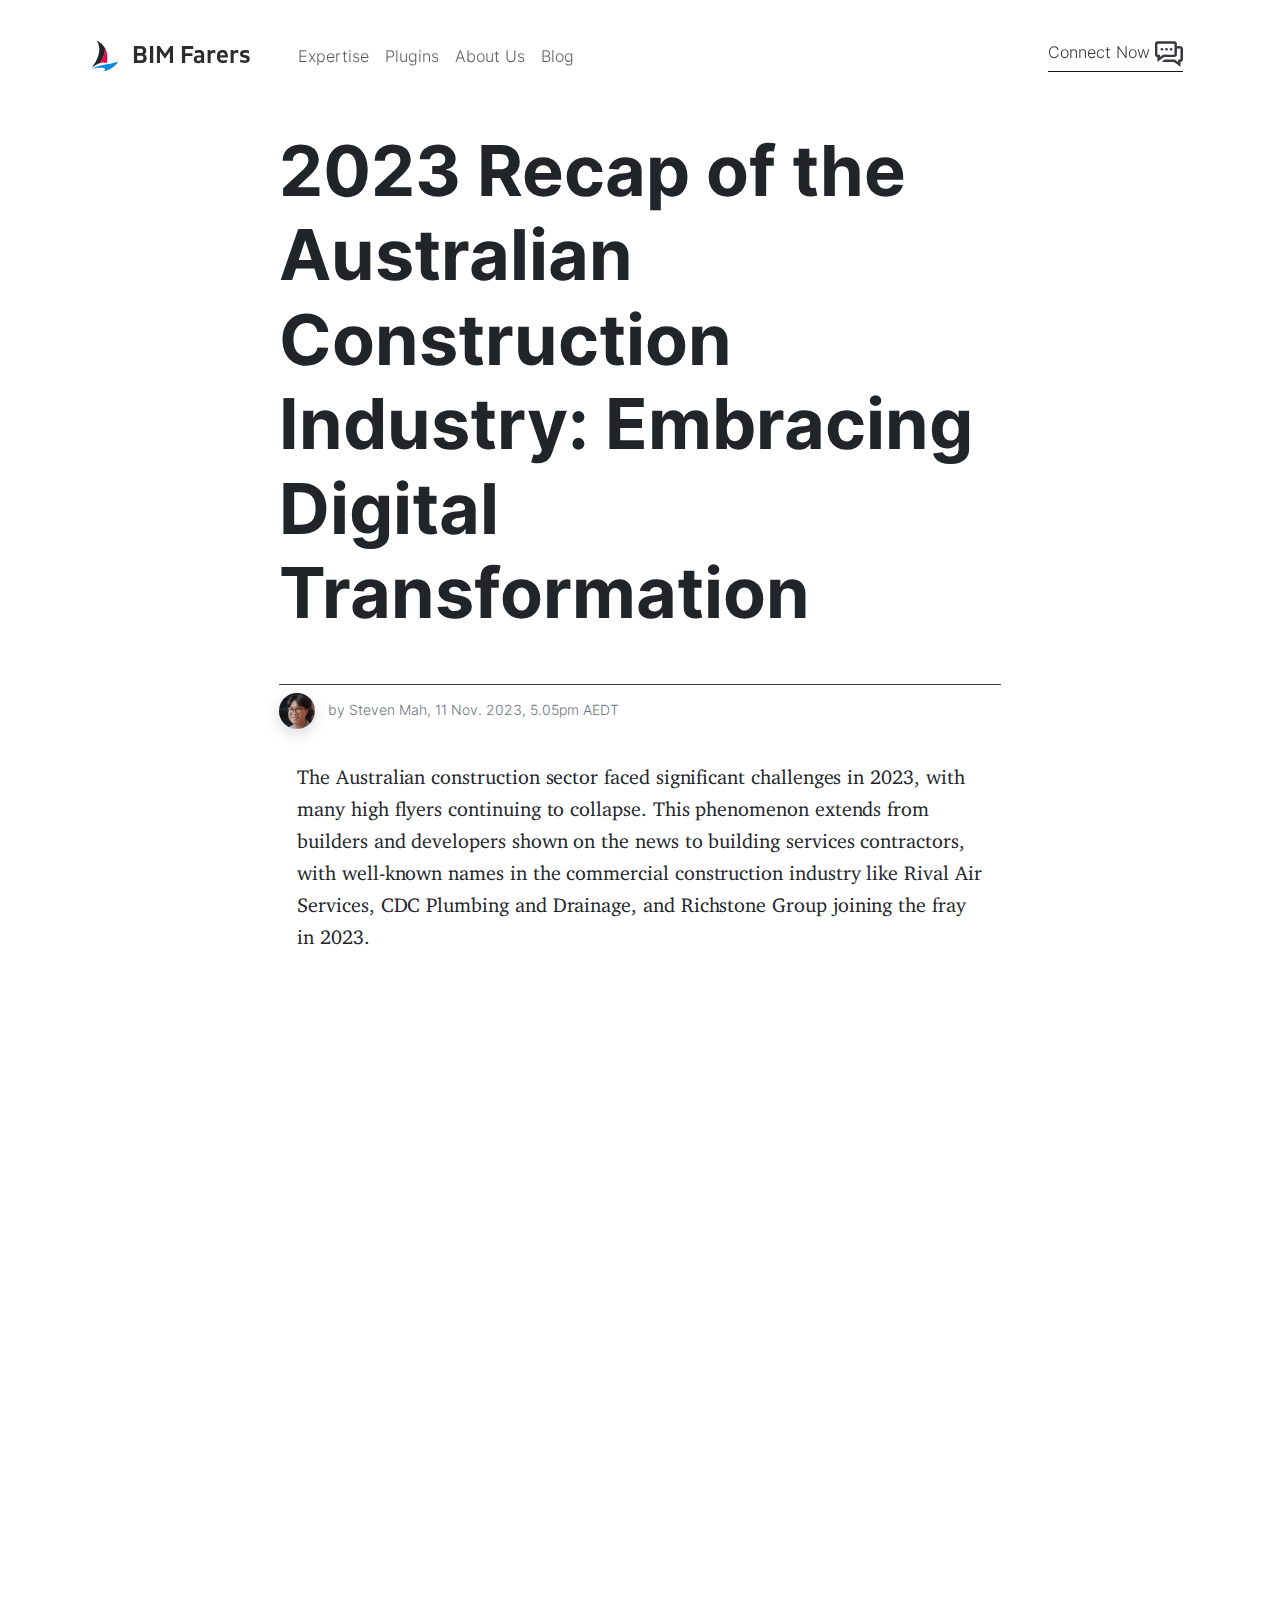
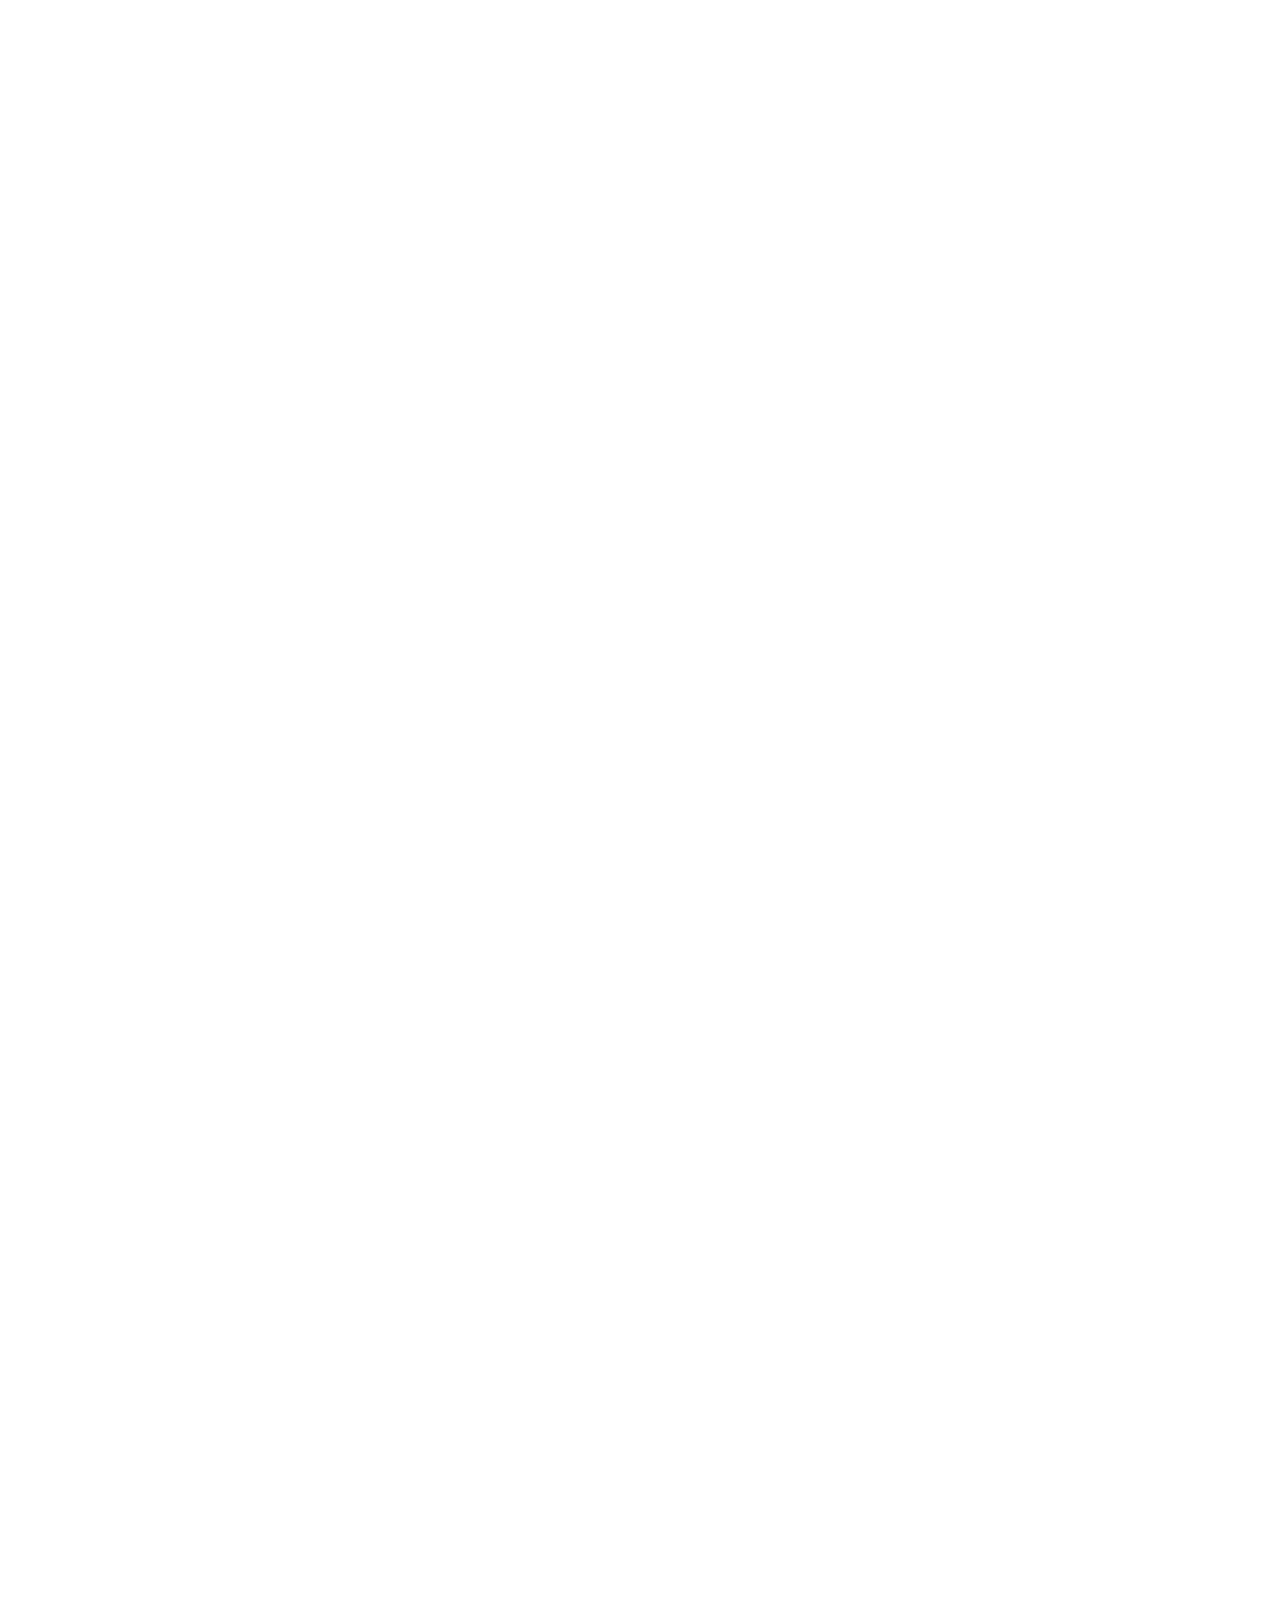
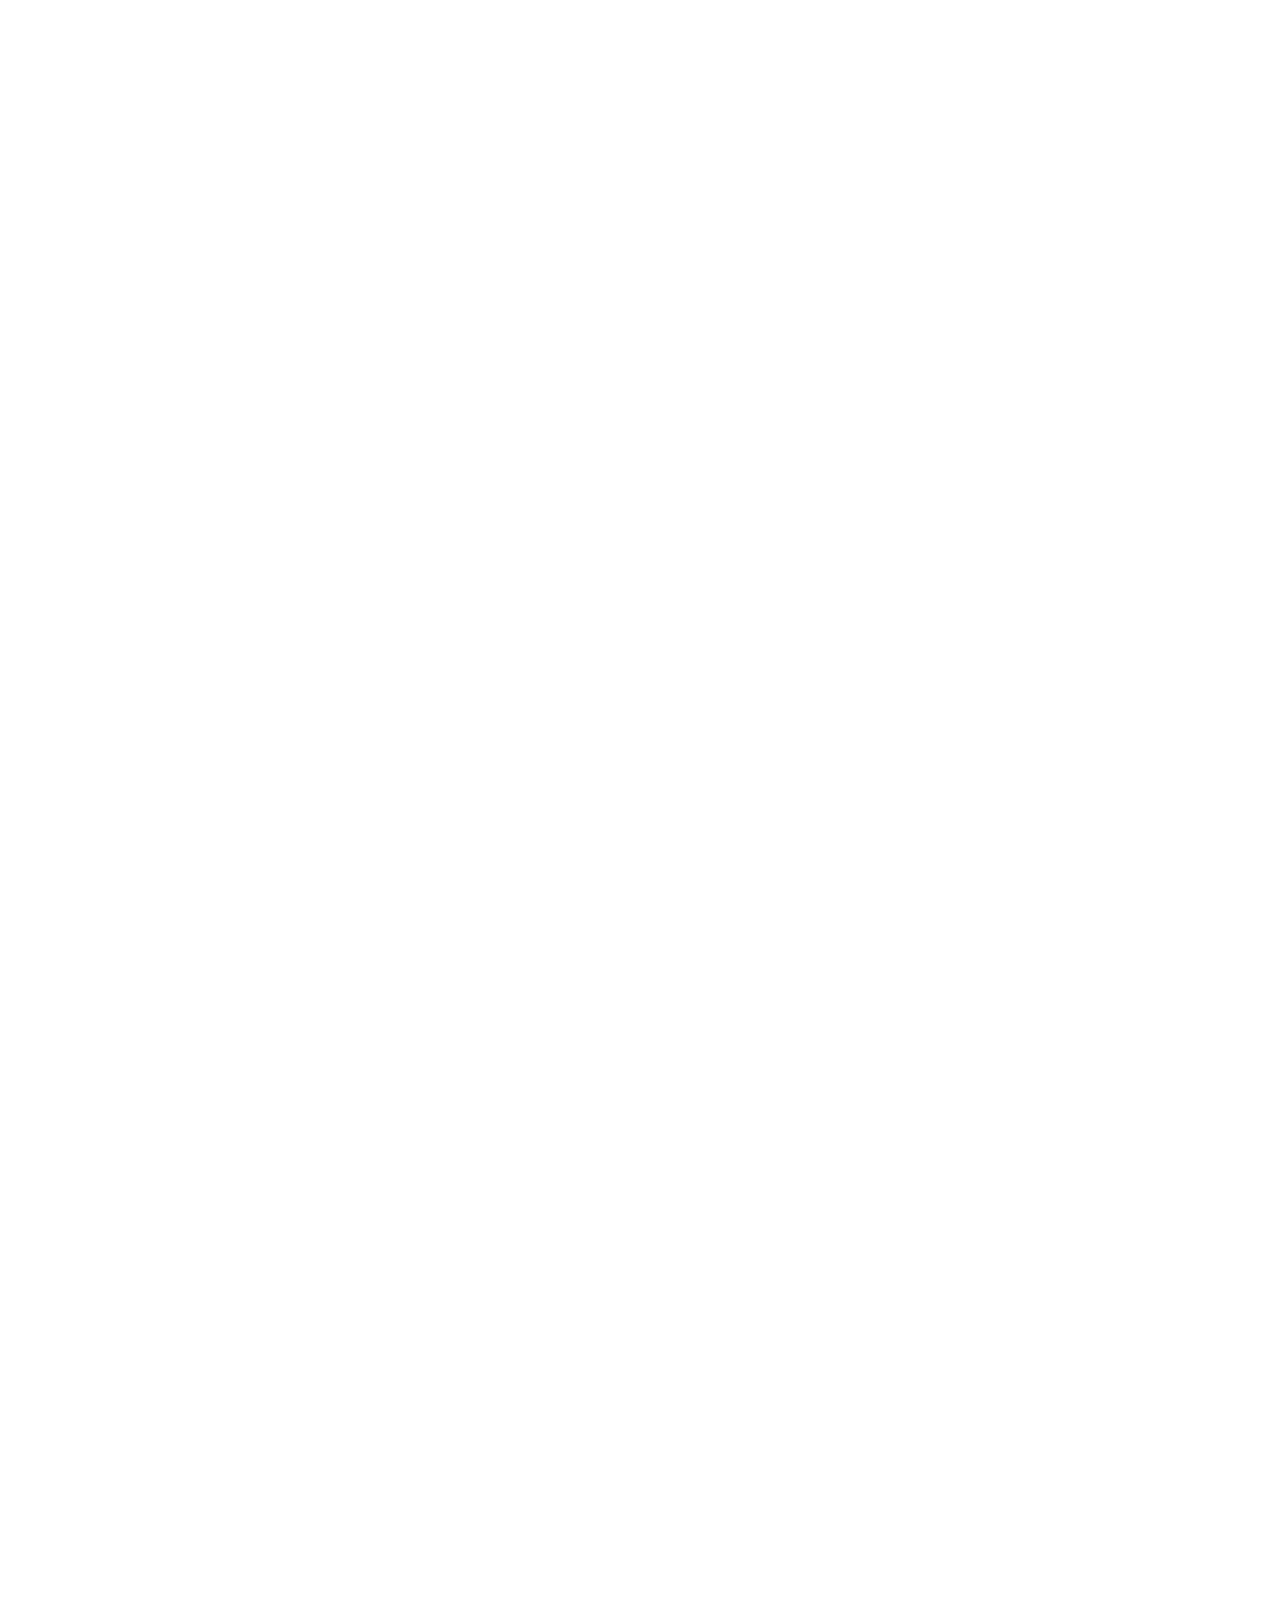
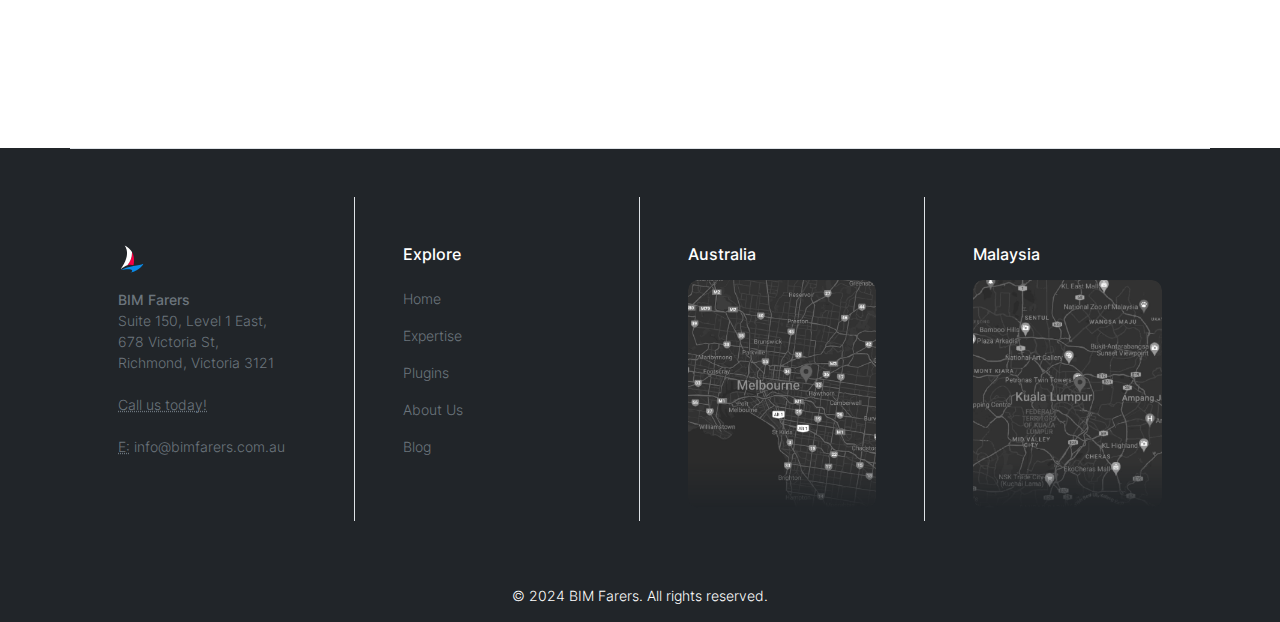
<file: 3-construction-recap-2023.html>
<!doctype html>
<html class="h-100" lang="en">

<head>
  <meta charset="utf-8">
  <meta name="viewport" content="width=device-width,initial-scale=1,shrink-to-fit=no">
  <meta name="description"
    content="This blog post recaps the construction industry of 2023 and explores the importance of construction digitalisation.">
  <link rel="apple-touch-icon" sizes="180x180" href="favicon/apple-touch-icon.png">
  <link rel="icon" type="image/png" sizes="32x32" href="favicon/favicon-32x32.png">
  <link rel="icon" type="image/png" sizes="16x16" href="favicon/favicon-16x16.png">
  <meta name="author" content="Steven Mah">
  <meta name="generator" content="Eleventy v2.0.0">
  <meta name="HandheldFriendly" content="true">
  <title>2023 Recap of the Australian Construction Industry: Embracing Digital Transformation | BIM Farers</title>
  <link rel="stylesheet" href="css/theme.css">
  <style>
    /* inter-300 - latin */
    @font-face {
      font-family: 'Inter';
      font-style: normal;
      font-weight: 300;
      font-display: swap;
      src: local(''),
        url('./fonts/inter-v12-latin-300.woff2') format('woff2'),
        /* Chrome 26+, Opera 23+, Firefox 39+ */
        url('./fonts/inter-v12-latin-300.woff') format('woff');
      /* Chrome 6+, Firefox 3.6+, IE 9+, Safari 5.1+ */
    }

    @font-face {
      font-family: 'Inter';
      font-style: normal;
      font-weight: 500;
      font-display: swap;
      src: local(''),
        url('./fonts/inter-v12-latin-500.woff2') format('woff2'),
        /* Chrome 26+, Opera 23+, Firefox 39+ */
        url('./fonts/inter-v12-latin-500.woff') format('woff');
      /* Chrome 6+, Firefox 3.6+, IE 9+, Safari 5.1+ */
    }

    @font-face {
      font-family: 'Inter';
      font-style: normal;
      font-weight: 700;
      font-display: swap;
      src: local(''),
        url('./fonts/inter-v12-latin-700.woff2') format('woff2'),
        /* Chrome 26+, Opera 23+, Firefox 39+ */
        url('./fonts/inter-v12-latin-700.woff') format('woff');
      /* Chrome 6+, Firefox 3.6+, IE 9+, Safari 5.1+ */
    }

    @font-face {
      font-family: 'Gilam';
      font-style: normal;
      font-weight: 600;
      font-display: swap;
      src: local(''),
        url('./fonts/GilamSemiBold.woff') format('woff');
    }

    @font-face {
      font-family: 'Charter';
      font-style: normal;
      font-weight: 400;
      font-display: swap;
      src: local(''),
        url('./fonts/charter_regular.woff2') format('woff2');
    }
  </style>

  <script type="application/ld+json">
  {
    "@context": "https://schema.org",
    "@type": "BlogPosting",
    "mainEntityOfPage": {
      "@type": "WebPage",
      "@id": "https://bimfarers.com.au/3-construction-recap-2023"
    },
    "headline": "2023 Recap of the Australian Construction Industry: Embracing Digital Transformation",
    "name": "2023 Recap of the Australian Construction Industry: Embracing Digital Transformation",
    "description": "This blog post recaps the construction industry of 2023 and explores the importance of construction digitalisation.",
    "image": {
      "@type": "ImageObject",
      "@id": "https://bimfarers.com.au/assets/blog/blog3-1-dan-andrews-visit-metro-tunnel.webp",
      "url": "https://bimfarers.com.au/assets/blog/blog3-1-dan-andrews-visit-metro-tunnel.webp",
      "height": "850",
      "width": "717"
    }, 
    "author": {
      "@type": "Person",
      "name": "Steven Mah",
      "image": {
        "@type": "ImageObject",
        "@id": "https://bimfarers.com.au/assets/Steven-Mah-72.webp",
        "url": "https://bimfarers.com.au/assets/Steven-Mah-72.webp",
        "height": "72",
        "width": "72"
      }
    },  
    "publisher": {
      "@type": "Organization",
      "@id": "https://bimfarers.com.au",
      "name": "BIM Farers",
      "logo": {
        "@type": "ImageObject",
        "@id": "https://bimfarers.com.au/favicon/apple-touch-icon.png",
        "url": "https://bimfarers.com.au/favicon/apple-touch-icon.png",
        "height": "180",
        "width": "180"
      }
    },
    "datePublished": "2023-11-11",
    "dateModified": "2023-11-11",
    "isPartOf": {
      "@type" : "Blog",
       "@id": "https://bimfarers.com.au/blog/",
       "name": "BIM Farers Blog",
       "publisher": {
           "@type": "Organization",
           "@id": "https://bimfarers.com.au",
           "name": "BIM Farers"
       }
    },
    "keywords": [
        "BIM Farers",
        "2023 construction trends",
        "Construction digitalisation",
        "BIM",
        "Cloud construction",
        "VR"
    ]
  }
  </script>
</head>

<body class="preloadbody" data-bs-spy="scroll" data-bs-target="#navScroll">

  <div class="loader-wrapper">
    <div class="loader">
      <span class="one"></span>
      <span class="two"></span>
      <span class="three"></span>
      <span class="four"></span>
    </div>
    <div style="color: white; text-align: center;">
      <p>BIM Farers</p><br>
      <p>2023 Recap of the Australian Construction Industry: Embracing Digital Transformation</p><br>
    </div>
  </div>


  <nav id="navScroll" class="navbar navbar-expand-lg navbar-light fixed-top" tabindex="0">
    <div class="container">
      <a class="navbar-brand pe-4 fs-4" href="/">
        <svg xmlns="http://www.w3.org/2000/svg" xmlns:xlink="http://www.w3.org/1999/xlink" width="32"
          zoomAndPan="magnify" viewBox="0 0 375 374.999991" height="32" preserveAspectRatio="xMidYMid meet"
          class="bi bi-layers-half" version="1.0">
          <defs>
            <clipPath id="f56487630f">
              <path d="M 32.375 248 L 342.875 248 L 342.875 371.824219 L 32.375 371.824219 Z M 32.375 248 "
                clip-rule="nonzero" />
            </clipPath>
            <clipPath id="32c8f4f5f8">
              <path d="M 32.375 2.824219 L 188 2.824219 L 188 328 L 32.375 328 Z M 32.375 2.824219 "
                clip-rule="nonzero" />
            </clipPath>
          </defs>
          <g clip-path="url(#f56487630f)">
            <path fill="#0a8ae6"
              d="M 32.367188 337.179688 C 115.6875 320.710938 186.414062 323.429688 190.347656 343.25 C 192.007812 351.621094 181.476562 361.707031 162.476562 371.804688 C 303.613281 342.292969 342.878906 248.332031 342.878906 248.332031 C 280.707031 285.105469 150.796875 274.859375 32.367188 337.179688 "
              fill-opacity="1" fill-rule="nonzero" />
          </g>
          <path fill="#f40042"
            d="M 187.441406 94.199219 C 187.550781 97.257812 187.625 100.320312 187.625 103.40625 C 187.625 167.429688 164.253906 226.003906 125.582031 271.109375 C 151.769531 262.5625 180.46875 259.925781 207.460938 271.449219 C 207.460938 271.449219 235.050781 178.277344 187.441406 94.199219 "
            fill-opacity="1" fill-rule="nonzero" />
          <g clip-path="url(#32c8f4f5f8)">
            <path fill="#212529"
              d="M 187.441406 94.199219 C 168.039062 59.929688 136.136719 27.167969 84.78125 2.847656 C 84.78125 2.847656 195.28125 109.558594 32.367188 327.507812 C 32.367188 327.507812 74.128906 287.894531 125.582031 271.109375 C 164.253906 226.003906 187.625 167.429688 187.625 103.40625 C 187.625 100.320312 187.550781 97.257812 187.441406 94.199219 "
              fill-opacity="1" fill-rule="nonzero" />
          </g>
        </svg>
        <span class="ms-1 fw-semibold" style="font-family: 'Gilam', sans-serif;">BIM Farers</span>
      </a>

      <button class="navbar-toggler" type="button" data-bs-toggle="collapse" data-bs-target="#navbarSupportedContent"
        aria-controls="navbarSupportedContent" aria-expanded="false" aria-label="Toggle navigation">
        <span class="navbar-toggler-icon"></span>
      </button>
      <div class="collapse navbar-collapse" id="navbarSupportedContent">
        <ul class="navbar-nav me-auto mb-2 mb-lg-0">
          <li class="nav-item">
            <a class="nav-link" href="/#expertise">
              Expertise
            </a>
          </li>
          <li class="nav-item">
            <a class="nav-link" href="/#plugins">
              Plugins
            </a>
          </li>
          <li class="nav-item">
            <a class="nav-link" href="aboutus">
              About Us
            </a>
          </li>
          <li class="nav-item">
            <a class="nav-link" href="blog">
              Blog
            </a>
          </li>
        </ul>
        <a href="mailto:info@bimfarers.com.au?subject=Reaching Out - " data-splitbee-event="Click Download"
          aria-label="Connect Now" class="link-dark pb-1 link-fancy me-2">
          Connect Now
          <svg fill="currentColor" version="1.1" id="Capa_1" xmlns="http://www.w3.org/2000/svg"
            xmlns:xlink="http://www.w3.org/1999/xlink" width="28px" height="28px" viewBox="0 0 29.996 29.997"
            xml:space="preserve">
            <g>
              <g>
                <path
                  d="M27.345,28.665c-0.64-0.467-1.131-0.819-1.615-1.184c-1.549-1.158-3.076-2.353-4.656-3.468
                    c-0.424-0.299-1.008-0.508-1.52-0.514c-3.367-0.045-6.736-0.01-10.104-0.037c-0.58-0.004-1.158-0.178-1.738-0.271
                    c-0.006-0.09-0.013-0.179-0.019-0.27c0.841-0.639,1.671-1.295,2.533-1.904c0.182-0.128,0.479-0.125,0.725-0.126
                    c3.255-0.009,6.511-0.019,9.766,0.014c0.383,0.004,0.811,0.188,1.135,0.41c0.938,0.646,1.836,1.352,2.9,2.146
                    c0-0.944,0-1.709,0-2.57c0.893,0,1.69,0,2.534,0c0-3.955,0-7.809,0-11.75c-1.169,0-2.286-0.028-3.397,0.033
                    c-0.156,0.009-0.406,0.455-0.412,0.702c-0.035,1.823-0.011,3.648-0.021,5.473c-0.014,1.921-0.983,2.896-2.908,2.899
                    c-3.366,0.01-6.735-0.021-10.104,0.023c-0.513,0.008-1.101,0.211-1.52,0.512c-1.895,1.354-3.74,2.772-5.606,4.168
                    c-0.191,0.143-0.398,0.264-0.736,0.486c0-1.545-0.017-2.937,0.009-4.324c0.01-0.533-0.047-0.839-0.698-0.969
                    c-1.118-0.224-1.87-1.226-1.876-2.392c-0.021-3.958-0.025-7.915-0.003-11.872c0.006-1.431,1.074-2.528,2.5-2.534
                    C8.661,1.326,14.807,1.327,20.953,1.35c1.387,0.006,2.423,1.079,2.49,2.464c0.029,0.616,0.049,1.237,0.004,1.852
                    c-0.051,0.671,0.132,0.961,0.877,0.907c0.977-0.069,1.964-0.027,2.943-0.011c1.594,0.025,2.687,1.016,2.701,2.609
                    c0.041,3.9,0.031,7.802,0,11.703c-0.012,1.33-0.771,2.244-2.046,2.533c-0.464,0.104-0.589,0.291-0.582,0.727
                    c0.019,1.179,0.005,2.357,0.003,3.535C27.345,27.938,27.345,28.207,27.345,28.665z M20.73,15.677
                    c0.067-0.188,0.104-0.24,0.104-0.292c0.01-3.616,0.006-7.23,0.029-10.848c0.004-0.585-0.315-0.609-0.75-0.609
                    c-5.581,0.007-11.16,0.014-16.74-0.007C2.743,3.919,2.566,4.117,2.572,4.739c0.029,3.393,0.014,6.785,0.02,10.178
                    c0,0.238,0.041,0.477,0.07,0.789c0.884,0,1.685,0,2.592,0c0,0.838,0,1.598,0,2.525c1.068-0.802,1.964-1.515,2.906-2.156
                    c0.321-0.223,0.755-0.373,1.143-0.384c1.541-0.042,3.083-0.016,4.626-0.014C16.193,15.677,18.462,15.677,20.73,15.677z" />
                <g>
                  <circle cx="7.457" cy="9.917" r="1.438" />
                  <circle cx="12.332" cy="9.917" r="1.438" />
                  <circle cx="17.207" cy="9.917" r="1.438" />
                </g>
              </g>
            </g>
          </svg>
        </a>

      </div>
    </div>
  </nav>

  <main>
    <div class="py-vh-4 w-100 overflow-hidden" id="services">
      <div class="container">
        <div class="row">
          <div class="col-12 col-lg-10 offset-lg-1 col-xl-8 offset-xl-2">

            <h1 class="display-huge fw-bold border-bottom border-dark py-5" data-aos="fade-down">2023 Recap of the Australian Construction Industry: Embracing Digital Transformation</h1>
            <div data-aos="fade-right">
              <img src="assets/Steven-Mah-72.webp" width="36" height="36"
                class="img-fluid rounded-circle me-2 aos-init aos-animate" alt="Steven Mah" data-aos="fade">
              <span class="text-muted small">by Steven Mah, 11 Nov. 2023, 5.05pm AEDT</span>
            </div>
          </div>
          <div class="col-12 col-lg-10 offset-lg-1 col-xl-8 offset-xl-2 py-vh-2" data-aos="fade-up">
            <p class="optimaltxt">The Australian construction sector faced significant challenges in 2023, with many high flyers continuing to collapse. This phenomenon extends from builders and developers shown on the news to building services contractors, with well-known names in the commercial construction industry like Rival Air Services, CDC Plumbing and Drainage, and Richstone Group joining the fray in 2023.
            </p>
          </div>
          <div class="col-12 col-lg-8 offset-lg-1 col-xl-6 offset-xl-2 p-0" data-aos="fade-left">
            <figure class="mx-2">
              <img id="2" src="assets/blog/blog3-1-dan-andrews-visit-metro-tunnel.webp" loading="lazy" height="773" class="img-fluid float-start rounded me-xl-2"
                style="width: 60vh; min-width: 310px;" alt="Photo of Dan Andrews visits Metro Tunnel in Victoria">
              <figcaption class="blockquote-footer" id="1">Before its collapse, Richstone Group worked on one of Victoria's Big Builds, the $14 billion Metro Tunnel Project. [<a class="link-secondary" href="#ref">1</a>][<a class="link-secondary" href="#ref">2</a>]</figcaption>
            </figure>
          </div>
          <div class="col-12 col-lg-10 offset-lg-1 col-xl-8 offset-xl-2 py-vh-2" data-aos="fade" id="3">
            <p class="optimaltxt">In 2023, Australian engineering and construction companies grappled with formidable challenges in project delivery due to escalated labour and supply chain expenses, heightened inflation, and extended delays in receiving equipment and materials. [<a class="link-secondary" href="#ref">3</a>]
            </p>
          </div>

          <div class="col-12 col-lg-10 offset-lg-1 col-xl-8 offset-xl-2 py-vh-2" data-aos="fade">
            <h2>Technological Transformation</h2>
            <p class="optimaltxt">On a positive note, 2023 witnessed an increased transformation in the construction sector spurred by increased challenges. Traditionally a technology-stagnant industry, more and more businesses widely adopted new practices to increase productivity and margin. Some of these practices may be familiar to the frontrunners, but they were previously unknown to many other businesses that rely on the old ways of operating.
            </p>
          </div>
          <div class="col-12 col-lg-10 offset-lg-1 col-xl-8 offset-xl-2 py-vh-2" data-aos="fade">
            <h2>Technology as a Game-Changer</h2>
            <p class="optimaltxt" id="4">Cloud construction management software, construction wearables, and data analytics are becoming increasingly pivotal​. Just recently, in September 2023, Trimble, an industrial technology company, partnered with Meta to launch SketchUp Viewer for Meta Quest, which aims to significantly reduce the barrier of entry for non-technical architects and building practitioners to experience and use VR in their presentations. [<a class="link-secondary" href="#ref">4</a>] Architects and designers can easily export their existing Revit models to the IFC format and then import the IFC files in SketchUp to use this new VR technology.
            </p>
            <p class="optimaltxt" id="5">
              In addition to these rapid developments, <a target="_blank" href="https://bimfarers.com.au/1-building-information-modelling">Building Information Modelling (BIM)</a> and cloud construction software, despite being a relatively old technology, have seen significant adoption in this remote work era. When Deloitte surveyed businesses <mark>about the current use of different construction-related technologies, the most used was BIM (40%), followed by construction management cloud software (39%) and drones (37%).</mark> [<a class="link-secondary" href="#ref">5</a>]
            </p>
          </div>

          <div class="d-xl-flex align-items-center">
            <div class="col-12 col-lg-10 offset-lg-1 col-xl-4 py-vh-2" data-aos="fade">
              <p class="optimaltxt">
                In the same survey, 54% and 48% of businesses agreed that evolving technologies and software interoperability impact their operations. 61% of companies surveyed selected using new technologies to assist with project delivery as their primary source of growth. In addition, 48% of surveyed firms realised the potential of using new technologies for internal processes to support a positive change. [<a class="link-secondary" href="#ref">5</a>]
              </p>
            </div>
            <div class="col-12 col-lg-11 offset-lg-1 col-xl-6 p-0" data-aos="fade">
              <figure id="4">
                <img src="assets/blog/blog3-2-deloitte-survey.webp" height="407" loading="lazy"
                class="img-fluid float-start rounded"
                alt="Result of a construction impact survey by Deloitte">
                <figcaption class="blockquote-footer">Result of a construction and engineering business survey with a sample size of 132 businesses. [<a class="link-secondary" href="#ref">5</a>]</figcaption>
              </figure>
            </div>
          </div>

          <div class="col-12 col-lg-10 offset-lg-1 col-xl-8 offset-xl-2 py-vh-2" data-aos="fade">
            <h2>Steps Towards a Successful Digital Adoption</h2>
            <h5>1. Develop a Business-wide Strategy:</h5>
            <p class="optimaltxt">Establishing goals and timelines for digital implementations and a properly planned budget is crucial. Ask and answer questions like "What is the business area that we are improving by implementing this technology?"
            </p>
            <h5>2. Build Motivation and a Change Management Plan:</h5>
            <p class="optimaltxt">Recognising that seasoned construction workers are typically technology-adverse is essential. Thus, the management team must create a solid change management strategy to cultivate team acceptance of any new practices in day-to-day operations.
            </p>
            <h5>3. Raise Digital Expertise Internally and Externally:</h5>
            <p class="optimaltxt">
              Attract digitally skilled team members or seek partnerships with established construction tech partners to ensure proper implementation of any new technology. The last thing a business wants is to implement something cumbersome to scale. What works well for one or two trial projects may not scale well for dozens of concurrent projects.
            </p>
            <h5>4. Focus on Business Outcomes:</h5>
            <p class="optimaltxt">
              Approach digitalisation with a clear business case and desired outcome. Align technology investments with key goals ensures any construction technology adoption is driven by actual business needs, not marketing trends.
            </p>
          </div>
          
          <div class="col-12 col-lg-10 offset-lg-1 col-xl-8 offset-xl-2 py-vh-2" data-aos="fade">
            <h2>Reflection and Prospects</h2>
            <p class="optimaltxt">
              2023 was a period of adaptation and resilience for the local construction industry. Developers, builders, and service contractors navigated a complex landscape due to the challenges of shortages and increased costs. Despite all these, the industry's growing emphasis on old and new construction tech points towards a future with increased efficiency and accuracy.
            </p>
          </div>
          
          <div id="ref"></div>
          <div class="col-12 col-lg-10 offset-lg-1 col-xl-8 offset-xl-2 py-vh-3 text-references" data-aos="fade">
            <h5 class="text-secondary">References</h5>
            <p>
              <ul class="text-secondary text-break">
                <li>[<a class="link-secondary" href="#1">1</a>] Sky News Australia. "Richstone Group collapses owing creditors $22 million and leaving 150 staff without a job following complications". Retrieved on November 11, 2023, from <a class="link-secondary" target="_blank" rel=“nofollow” href="https://www.skynews.com.au/business/finance/richstone-group-collapses-owing-creditors-22-million-and-leaving-150-staff-without-a-job-following-complications/news-story/17f5fcafc4b2200f5f72631666e9abf7">https://www.skynews.com.au/business/finance/richstone-group-collapses-owing-creditors-22-million-and-leaving-150-staff-without-a-job-following-complications/news-story/17f5fcafc4b2200f5f72631666e9abf7</a></li>
                <li>[<a class="link-secondary" href="#2">2</a>] Allan, J. [@JacintaAllanMP]. (2022, December 19). [Photograph of Daniel Andrews visiting the Metro Tunnel Project]. Twitter. Retrieved on November 11, 2023, from <a class="link-secondary" target="_blank" rel=“nofollow” href="https://twitter.com/JacintaAllanMP/status/1604708587527630849/photo/2">https://twitter.com/JacintaAllanMP/status/1604708587527630849/photo/2</a></li>
                <li>[<a class="link-secondary" href="#3">3</a>] KPMG Australia. "Global Construction Survey: Trends 2023" Retrieved on November 11, 2023, from <a class="link-secondary" target="_blank" rel=“nofollow” href="https://home.kpmg/au/en/home/insights/2023/06/global-construction-survey-trends-2023.html">https://home.kpmg/au/en/home/insights/2023/06/global-construction-survey-trends-2023.html</a></li>
                <li>[<a class="link-secondary" href="#4">4</a>] Trimble. (2023, September 27). Trimble and Meta Bring SketchUp to Meta Quest VR Headsets. [Press release] Retrieved on November 11, 2023, from <a class="link-secondary" target="_blank" rel=“nofollow” href="https://investor.trimble.com/news/news-details/2023/Trimble-and-Meta-Bring-SketchUp-to-Meta-Quest-VR-Headsets/default.aspx">https://investor.trimble.com/news/news-details/2023/Trimble-and-Meta-Bring-SketchUp-to-Meta-Quest-VR-Headsets/default.aspx</a></li>
                <li>[<a class="link-secondary" href="#5">5</a>] Deloitte Access Economics. (2023, March). The State of Digital Adoption in Construction Report 2023. Deloitte.</li>
              </ul>
            </p>
          </div>

          <!-- <div class="col-12 py-vh-3 bg-gray-900 text-light rounded">
            <div class="row d-flex align-items-center px-5">
              <div class="col-12 col-lg-5 text-end d-flex justify-content-end" data-aos="fade-right">
                <h3 class="border-bottom border-light pb-4 text-end me-lg-5 mb-lg-0 mb-4">Why
                  <strong>BIM Farers</strong><br> is the right choice:
                </h3>
              </div>
              <div class="col-12 col-lg-7 text-start">
                <p class="border-bottom border-dark pb-5 mb-5 text-light" style="--bs-text-opacity: .5;"
                  data-aos="fade-up">We have been modelling building services in 3D for many years using Autodesk Revit.
                </p>
                <p class="border-bottom border-dark pb-5 mb-5 text-light" style="--bs-text-opacity: .5;"
                  data-aos="fade-up">We can host or help you upload your Revit model to BIM 360 and come up with a BIM Execution Plan for your business.
                </p>
                <p class="text-light" style="--bs-text-opacity: .5;" data-aos="fade-up">
                  We can help you set up reusable project and sheet templates unique to your business.
                </p>
              </div>
            </div>
            <div class="col-12 mb-4 py-vh-2 justify-content-center d-flex" data-aos="fade-up">
              <button class="button-17" role="button"
                onclick="location.href='mailto:info@bimfarers.com.au?subject=Reaching Out - ';">Connect Now</button>
            </div>
          </div> -->
        </div>
      </div>
    </div>

  </main>

  <footer>
    <div class="container small border-top">
      <div class="row py-5 d-flex justify-content-between">

        <div class="col-12 col-lg-6 col-xl-3 border-end p-4 p-sm-5">
          <svg xmlns="http://www.w3.org/2000/svg" xmlns:xlink="http://www.w3.org/1999/xlink" width="28"
            zoomAndPan="magnify" viewBox="0 0 375 374.999991" height="28" preserveAspectRatio="xMidYMid meet"
            class="bi bi-layers-half" version="1.0">
            <defs>
              <clipPath id="f56487630f">
                <path d="M 32.375 248 L 342.875 248 L 342.875 371.824219 L 32.375 371.824219 Z M 32.375 248 "
                  clip-rule="nonzero" />
              </clipPath>
              <clipPath id="32c8f4f5f8">
                <path d="M 32.375 2.824219 L 188 2.824219 L 188 328 L 32.375 328 Z M 32.375 2.824219 "
                  clip-rule="nonzero" />
              </clipPath>
            </defs>
            <g clip-path="url(#f56487630f)">
              <path fill="#0a8ae6"
                d="M 32.367188 337.179688 C 115.6875 320.710938 186.414062 323.429688 190.347656 343.25 C 192.007812 351.621094 181.476562 361.707031 162.476562 371.804688 C 303.613281 342.292969 342.878906 248.332031 342.878906 248.332031 C 280.707031 285.105469 150.796875 274.859375 32.367188 337.179688 "
                fill-opacity="1" fill-rule="nonzero" />
            </g>
            <path fill="#f40042"
              d="M 187.441406 94.199219 C 187.550781 97.257812 187.625 100.320312 187.625 103.40625 C 187.625 167.429688 164.253906 226.003906 125.582031 271.109375 C 151.769531 262.5625 180.46875 259.925781 207.460938 271.449219 C 207.460938 271.449219 235.050781 178.277344 187.441406 94.199219 "
              fill-opacity="1" fill-rule="nonzero" />
            <g clip-path="url(#32c8f4f5f8)">
              <path fill="#fff"
                d="M 187.441406 94.199219 C 168.039062 59.929688 136.136719 27.167969 84.78125 2.847656 C 84.78125 2.847656 195.28125 109.558594 32.367188 327.507812 C 32.367188 327.507812 74.128906 287.894531 125.582031 271.109375 C 164.253906 226.003906 187.625 167.429688 187.625 103.40625 C 187.625 100.320312 187.550781 97.257812 187.441406 94.199219 "
                fill-opacity="1" fill-rule="nonzero" />
            </g>
          </svg>
          <address class="text-secondary mt-3">
            <strong>BIM Farers</strong><br>
            Suite 150, Level 1 East,<br>
            678 Victoria St,<br>
            Richmond, Victoria 3121<br>
            <br>
            <abbr title="0385648674"><a class="nav-link link-secondary ps-0" href="tel:0385648674">Call us
                today!</a></abbr>
            <br>
            <div class="d-flex">
              <abbr title="Email">E:</abbr>
              <a class="nav-link link-secondary ps-0"
                href="mailto:info@bimfarers.com.au">&nbsp;info@bimfarers.com.au</a>
            </div>
          </address>
        </div>
        <div class="col-12 col-lg-6 col-xl-3 border-end p-4 p-sm-5">
          <h3 class="h6 mb-3">Explore</h3>
          <ul class="nav flex-column">
            <li class="nav-item">
              <a class="nav-link link-secondary ps-0" aria-current="page" href="/">Home</a>
            </li>
            <li class="nav-item">
              <a class="nav-link link-secondary ps-0" href="/#expertise">Expertise</a>
            </li>
            <li class="nav-item">
              <a class="nav-link link-secondary ps-0" href="/#plugins">Plugins</a>
            </li>
            <li class="nav-item">
              <a class="nav-link link-secondary ps-0" href="aboutus">About Us</a>
            </li>
            <li class="nav-item">
              <a class="nav-link link-secondary ps-0" href="blog">Blog</a>
            </li>
          </ul>
        </div>
        <div class="col-12 col-sm-6 col-xl-3 border-end p-4 p-sm-5">
          <h3 class="h6 mb-3">Australia</h3>
          <div class="h-100 bg-cover mx-auto"
            style="background-image: url(assets/Map-Melb.webp); min-height: 180px; max-width:280px; border-radius: 10px; -webkit-mask-image: linear-gradient(to top, rgba(0, 0, 0, 0), rgba(0, 0, 0, 1) 20%);">
          </div>
        </div>
        <div class="col-12 col-sm-6 col-xl-3 p-4 p-sm-5">
          <h3 class="h6 mb-3">Malaysia</h3>
          <div class="h-100 bg-cover mx-auto"
            style="background-image: url(assets/Map-KL.webp); min-height: 180px; max-width:280px; border-radius: 10px; -webkit-mask-image: linear-gradient(to top, rgba(0, 0, 0, 0), rgba(0, 0, 0, 1) 20%);">
          </div>
        </div>
      </div>
    </div>

    <!-- <div class="mobile-show container text-center py-3 small">
      <a class="nav-link text-decoration-underline" href="#workwithus">
        Work with us
      </a>
    </div> -->
    <div class="container text-center py-3 small">© 2024 BIM Farers. All rights reserved.
    </div>
  </footer>

  <script src="https://ajax.googleapis.com/ajax/libs/jquery/3.6.4/jquery.min.js"></script>
  <script>
    // Script to remove preloader when fully loaded
    $(window).on("load", function () {
      $(".loader-wrapper").fadeOut("slow");
      $("body").removeClass("preloadbody");
    });
  </script>

  <script src="js/bootstrap.bundle.min.js"></script>
  <script src="js/aos.js"></script>
  <script>
    AOS.init({
      duration: 800, // values from 0 to 3000, with step 50ms
    });
  </script>

  <script>
    let scrollpos = window.scrollY
    const header = document.querySelector(".navbar")
    const header_height = header.offsetHeight

    const add_class_on_scroll = () => header.classList.add("scrolled", "shadow-sm")
    const remove_class_on_scroll = () => header.classList.remove("scrolled", "shadow-sm")

    window.addEventListener('scroll', function () {
      scrollpos = window.scrollY;

      if (scrollpos >= header_height) { add_class_on_scroll() }
      else { remove_class_on_scroll() }

      console.log(scrollpos)
    })
  </script>

</body>

</html>
</file>
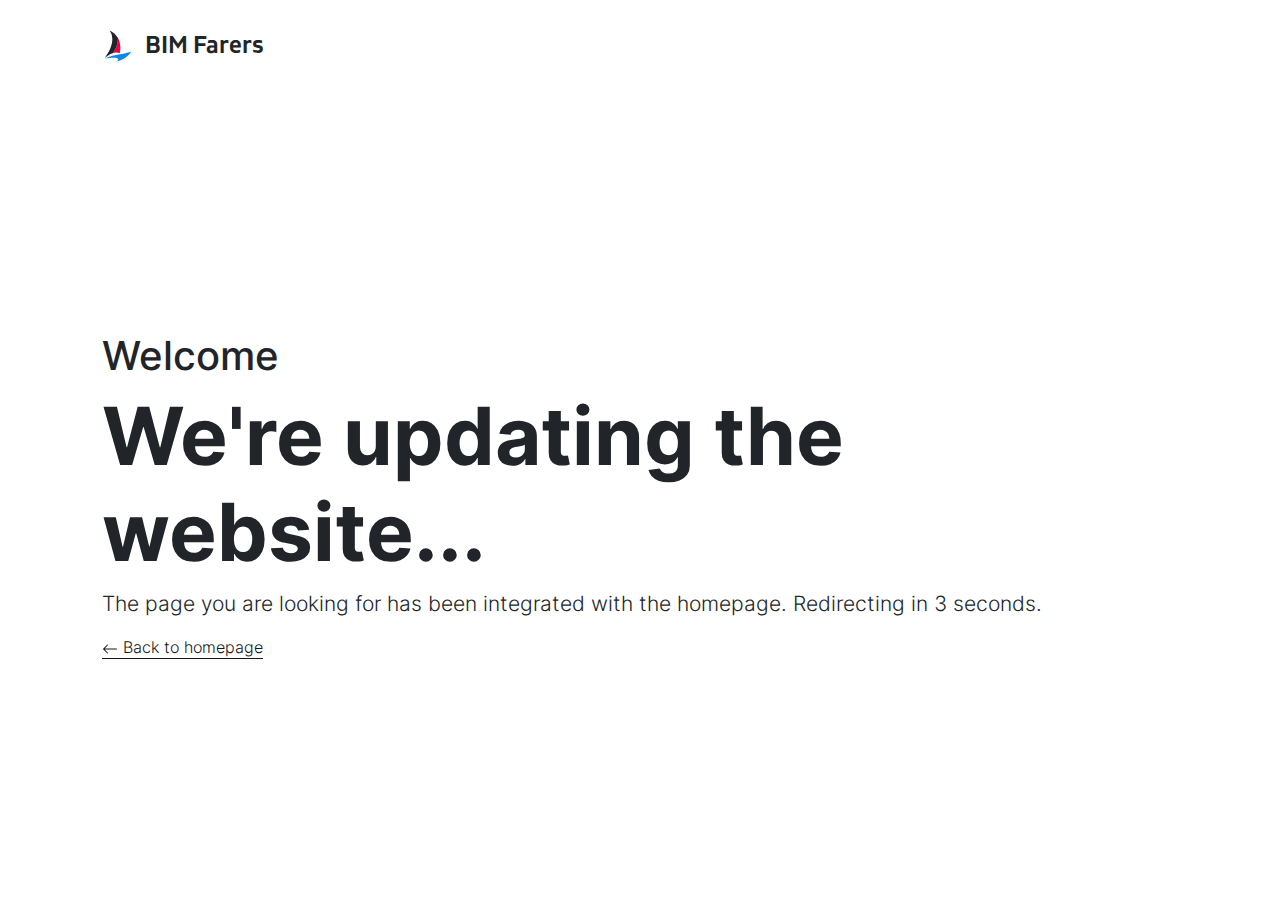
<file: automation.html>
<!doctype html>
<html class="h-100" lang="en">

  <head>
      <meta charset="utf-8">
      <meta http-equiv="refresh" content="4; URL=https://bimfarers.com.au/" />
  <meta name="viewport" content="width=device-width,initial-scale=1,shrink-to-fit=no">
  <meta name="description" content="Old automation page">
  <link rel="apple-touch-icon" sizes="180x180" href="favicon/apple-touch-icon.png">
  <link rel="icon" type="image/png" sizes="32x32" href="favicon/favicon-32x32.png">
  <link rel="icon" type="image/png" sizes="16x16" href="favicon/favicon-16x16.png">
  <meta name="author" content="Steven Mah">
  <meta name="generator" content="Eleventy v2.0.0">
  <meta name="HandheldFriendly" content="true">
  <title>BIM Farers | Automation</title>
  <link rel="stylesheet" href="css/theme.css">

   <style>

/* inter-300 - latin */
@font-face {
  font-family: 'Inter';
  font-style: normal;
  font-weight: 300;
  font-display: swap;
  src: local(''),
       url('./fonts/inter-v12-latin-300.woff2') format('woff2'), /* Chrome 26+, Opera 23+, Firefox 39+ */
       url('./fonts/inter-v12-latin-300.woff') format('woff'); /* Chrome 6+, Firefox 3.6+, IE 9+, Safari 5.1+ */
}

@font-face {
  font-family: 'Inter';
  font-style: normal;
  font-weight: 500;
  font-display: swap;
  src: local(''),
       url('./fonts/inter-v12-latin-500.woff2') format('woff2'), /* Chrome 26+, Opera 23+, Firefox 39+ */
       url('./fonts/inter-v12-latin-500.woff') format('woff'); /* Chrome 6+, Firefox 3.6+, IE 9+, Safari 5.1+ */
}
@font-face {
  font-family: 'Inter';
  font-style: normal;
  font-weight: 700;
  font-display: swap;
  src: local(''),
       url('./fonts/inter-v12-latin-700.woff2') format('woff2'), /* Chrome 26+, Opera 23+, Firefox 39+ */
       url('./fonts/inter-v12-latin-700.woff') format('woff'); /* Chrome 6+, Firefox 3.6+, IE 9+, Safari 5.1+ */
}
@font-face {
  font-family: 'Gilam';
  font-style: normal;
  font-weight: 600;
  font-display: swap;
  src: local(''),
        url('./fonts/GilamSemiBold.woff') format('woff');
}

</style>

  </head>

  <body class="d-flex h-100 w-100" data-bs-spy="scroll" data-bs-target="#navScroll">

    <div class="h-100 container-fluid">
      <div class="h-100 row d-flex align-items-stretch">
        
            <div class="col-12 d-flex align-items-start flex-column px-vw-5">
            
            <header class="mb-auto py-vh-2 col-12">
              <a class="navbar-brand pe-4 fs-4" href="/">
                <svg xmlns="http://www.w3.org/2000/svg" xmlns:xlink="http://www.w3.org/1999/xlink" width="32" zoomAndPan="magnify"
                viewBox="0 0 375 374.999991" height="32" preserveAspectRatio="xMidYMid meet" class="bi bi-layers-half"
                version="1.0">
                <defs>
                  <clipPath id="f56487630f">
                    <path d="M 32.375 248 L 342.875 248 L 342.875 371.824219 L 32.375 371.824219 Z M 32.375 248 "
                      clip-rule="nonzero" />
                  </clipPath>
                  <clipPath id="32c8f4f5f8">
                    <path d="M 32.375 2.824219 L 188 2.824219 L 188 328 L 32.375 328 Z M 32.375 2.824219 "
                      clip-rule="nonzero" />
                  </clipPath>
                </defs>
                <g clip-path="url(#f56487630f)">
                  <path fill="#0a8ae6"
                    d="M 32.367188 337.179688 C 115.6875 320.710938 186.414062 323.429688 190.347656 343.25 C 192.007812 351.621094 181.476562 361.707031 162.476562 371.804688 C 303.613281 342.292969 342.878906 248.332031 342.878906 248.332031 C 280.707031 285.105469 150.796875 274.859375 32.367188 337.179688 "
                    fill-opacity="1" fill-rule="nonzero" />
                </g>
                <path fill="#f40042"
                  d="M 187.441406 94.199219 C 187.550781 97.257812 187.625 100.320312 187.625 103.40625 C 187.625 167.429688 164.253906 226.003906 125.582031 271.109375 C 151.769531 262.5625 180.46875 259.925781 207.460938 271.449219 C 207.460938 271.449219 235.050781 178.277344 187.441406 94.199219 "
                  fill-opacity="1" fill-rule="nonzero" />
                <g clip-path="url(#32c8f4f5f8)">
                  <path fill="#212529"
                    d="M 187.441406 94.199219 C 168.039062 59.929688 136.136719 27.167969 84.78125 2.847656 C 84.78125 2.847656 195.28125 109.558594 32.367188 327.507812 C 32.367188 327.507812 74.128906 287.894531 125.582031 271.109375 C 164.253906 226.003906 187.625 167.429688 187.625 103.40625 C 187.625 100.320312 187.550781 97.257812 187.441406 94.199219 "
                    fill-opacity="1" fill-rule="nonzero" />
                </g>
              </svg>
              <span class="ms-1 fw-semibold" style="font-family: 'Gilam', sans-serif;">BIM Farers</span>
</a>

            </header>
            <main class="mb-auto col-12">
              <h1>Welcome</h1>
              
        <h1 class="display-1 fw-bold">We're updating the website...</h1>
        <p class="lead">The page you are looking for has been integrated with the homepage. Redirecting in 3 seconds.</p>
        <a href="/" class="link-fancy">
        <svg xmlns="http://www.w3.org/2000/svg" width="16" height="16" fill="currentColor" class="bi bi-arrow-left" viewBox="0 0 16 16">
          <path fill-rule="evenodd" d="M15 8a.5.5 0 0 0-.5-.5H2.707l3.147-3.146a.5.5 0 1 0-.708-.708l-4 4a.5.5 0 0 0 0 .708l4 4a.5.5 0 0 0 .708-.708L2.707 8.5H14.5A.5.5 0 0 0 15 8z"/>
        </svg>
        Back to homepage</a>

            </main>
          </div>
          
        </div>

      </div></body>
    </html>
</file>
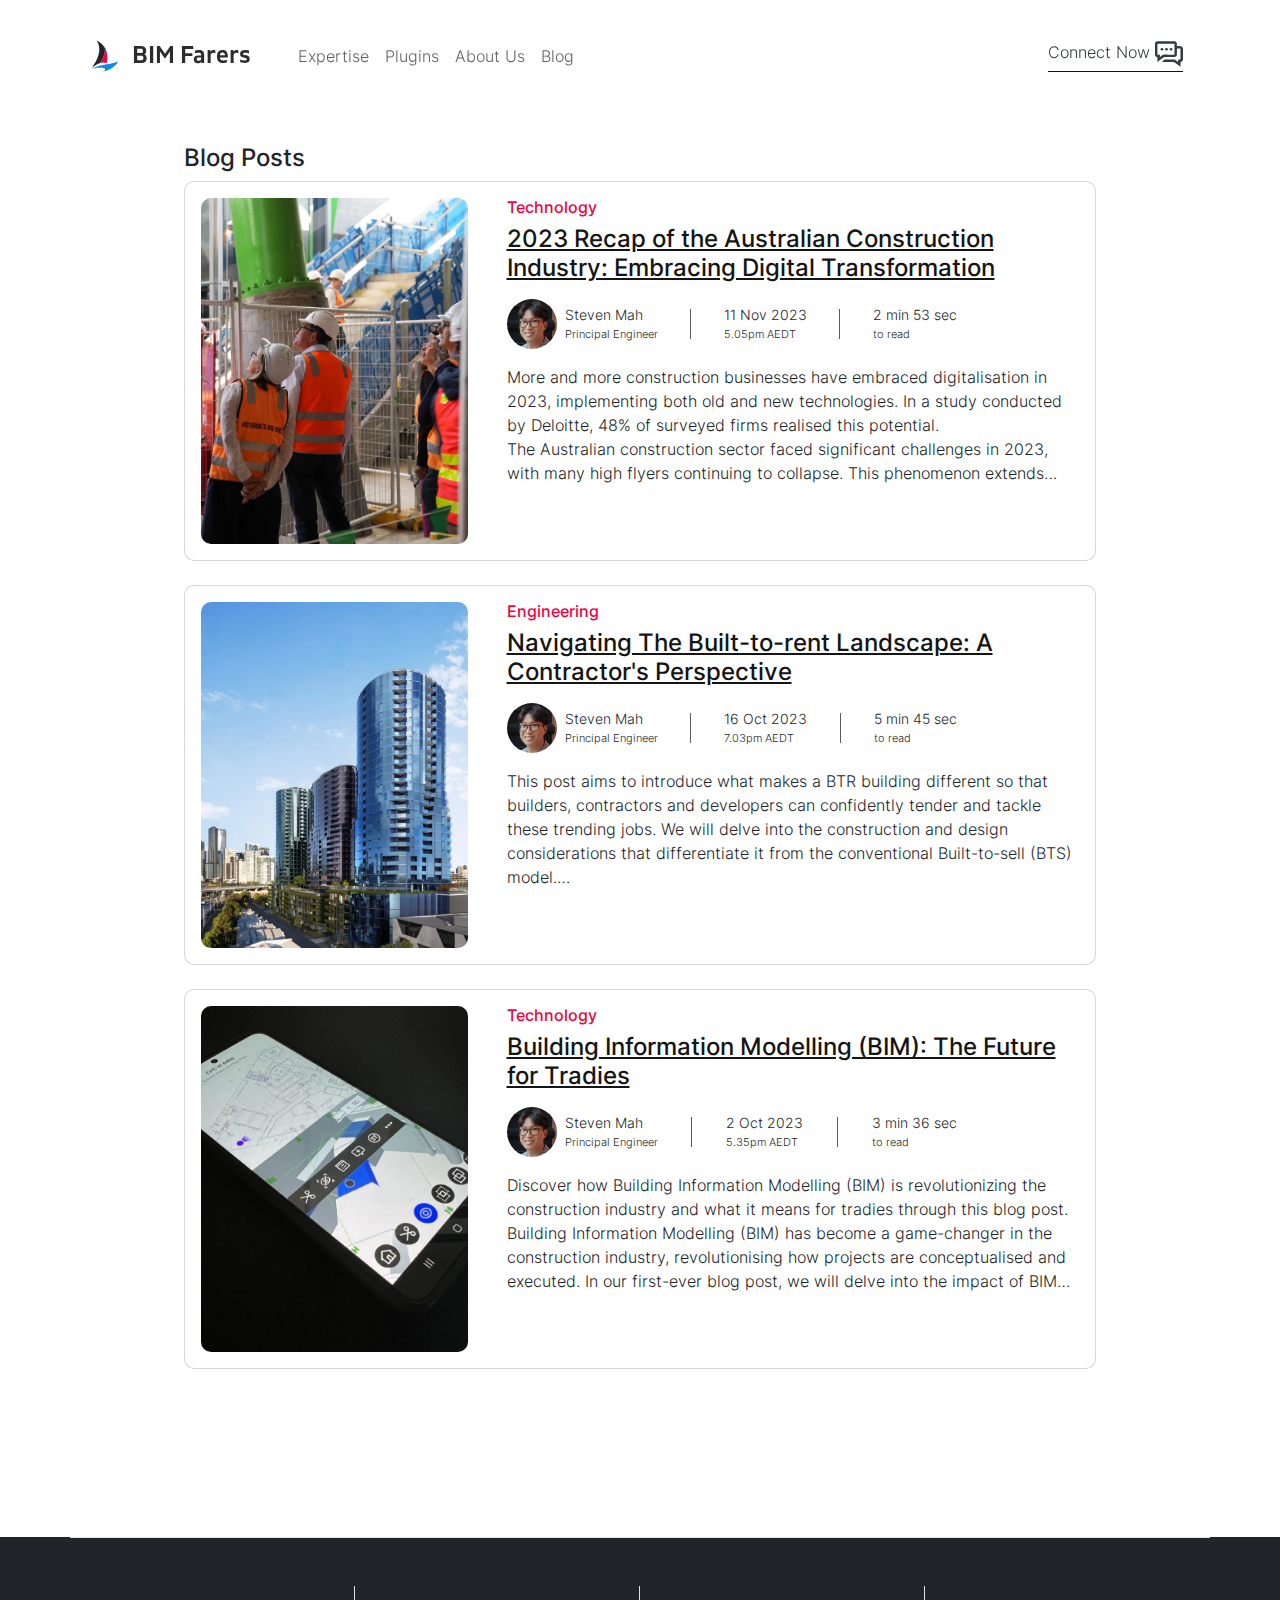
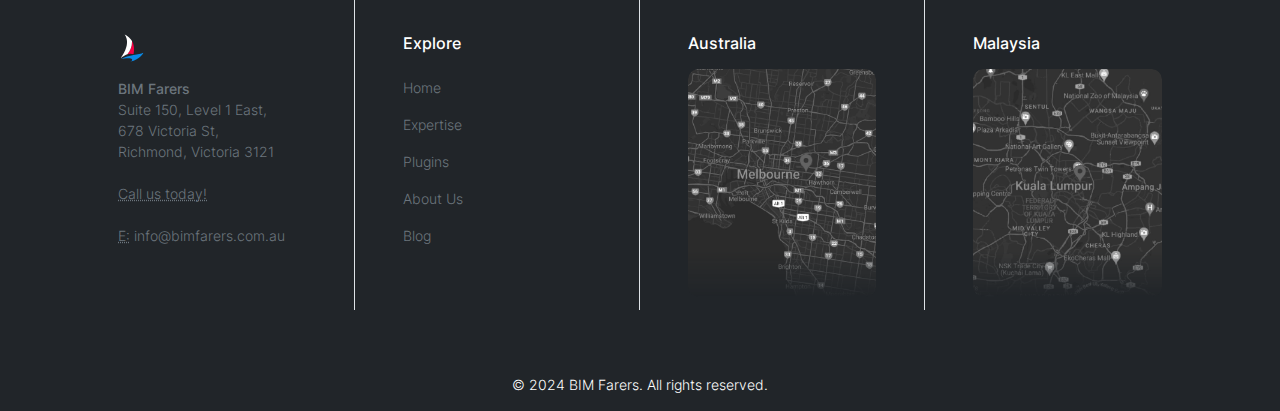
<file: blog.html>
<!doctype html>
<html class="h-100" lang="en">

<head>
  <meta charset="utf-8">
  <meta name="viewport" content="width=device-width,initial-scale=1,shrink-to-fit=no">
  <meta name="description"
    content="Keep up with the latest trends and insights in construction building services and drafting. Our blog is your resource for industry news and expert advice.">
  <link rel="apple-touch-icon" sizes="180x180" href="favicon/apple-touch-icon.png">
  <link rel="icon" type="image/png" sizes="32x32" href="favicon/favicon-32x32.png">
  <link rel="icon" type="image/png" sizes="16x16" href="favicon/favicon-16x16.png">
  <meta name="author" content="Steven Mah">
  <meta name="generator" content="Eleventy v2.0.0">
  <meta name="HandheldFriendly" content="true">
  <title>BIM Farers | Engineering & Drafting Professional Insights</title>
  <link rel="stylesheet" href="css/theme.css">

  <style>
    /* inter-300 - latin */
    @font-face {
      font-family: 'Inter';
      font-style: normal;
      font-weight: 300;
      font-display: swap;
      src: local(''),
        url('./fonts/inter-v12-latin-300.woff2') format('woff2'),
        /* Chrome 26+, Opera 23+, Firefox 39+ */
        url('./fonts/inter-v12-latin-300.woff') format('woff');
      /* Chrome 6+, Firefox 3.6+, IE 9+, Safari 5.1+ */
    }

    @font-face {
      font-family: 'Inter';
      font-style: normal;
      font-weight: 500;
      font-display: swap;
      src: local(''),
        url('./fonts/inter-v12-latin-500.woff2') format('woff2'),
        /* Chrome 26+, Opera 23+, Firefox 39+ */
        url('./fonts/inter-v12-latin-500.woff') format('woff');
      /* Chrome 6+, Firefox 3.6+, IE 9+, Safari 5.1+ */
    }

    @font-face {
      font-family: 'Inter';
      font-style: normal;
      font-weight: 700;
      font-display: swap;
      src: local(''),
        url('./fonts/inter-v12-latin-700.woff2') format('woff2'),
        /* Chrome 26+, Opera 23+, Firefox 39+ */
        url('./fonts/inter-v12-latin-700.woff') format('woff');
      /* Chrome 6+, Firefox 3.6+, IE 9+, Safari 5.1+ */
    }
    @font-face {
      font-family: 'Gilam';
      font-style: normal;
      font-weight: 600;
      font-display: swap;
      src: local(''),
            url('./fonts/GilamSemiBold.woff') format('woff');
    }
  </style>

</head>

<body class="preloadbody" data-bs-spy="scroll" data-bs-target="#navScroll">

  <div class="loader-wrapper">
    <div class="loader">
      <span class="one"></span>
      <span class="two"></span>
      <span class="three"></span>
      <span class="four"></span>
    </div>
    <div style="color: white; text-align: center;">
      <p>BIM Farers</p><br>
      <p>Revit Experts</p><br>
    </div>
  </div>



  <nav id="navScroll" class="navbar navbar-expand-lg navbar-light fixed-top" tabindex="0">
    <div class="container">
      <a class="navbar-brand pe-4 fs-4" href="/">
        <svg xmlns="http://www.w3.org/2000/svg" xmlns:xlink="http://www.w3.org/1999/xlink" width="32"
          zoomAndPan="magnify" viewBox="0 0 375 374.999991" height="32" preserveAspectRatio="xMidYMid meet"
          class="bi bi-layers-half" version="1.0">
          <defs>
            <clipPath id="f56487630f">
              <path d="M 32.375 248 L 342.875 248 L 342.875 371.824219 L 32.375 371.824219 Z M 32.375 248 "
                clip-rule="nonzero" />
            </clipPath>
            <clipPath id="32c8f4f5f8">
              <path d="M 32.375 2.824219 L 188 2.824219 L 188 328 L 32.375 328 Z M 32.375 2.824219 "
                clip-rule="nonzero" />
            </clipPath>
          </defs>
          <g clip-path="url(#f56487630f)">
            <path fill="#0a8ae6"
              d="M 32.367188 337.179688 C 115.6875 320.710938 186.414062 323.429688 190.347656 343.25 C 192.007812 351.621094 181.476562 361.707031 162.476562 371.804688 C 303.613281 342.292969 342.878906 248.332031 342.878906 248.332031 C 280.707031 285.105469 150.796875 274.859375 32.367188 337.179688 "
              fill-opacity="1" fill-rule="nonzero" />
          </g>
          <path fill="#f40042"
            d="M 187.441406 94.199219 C 187.550781 97.257812 187.625 100.320312 187.625 103.40625 C 187.625 167.429688 164.253906 226.003906 125.582031 271.109375 C 151.769531 262.5625 180.46875 259.925781 207.460938 271.449219 C 207.460938 271.449219 235.050781 178.277344 187.441406 94.199219 "
            fill-opacity="1" fill-rule="nonzero" />
          <g clip-path="url(#32c8f4f5f8)">
            <path fill="#212529"
              d="M 187.441406 94.199219 C 168.039062 59.929688 136.136719 27.167969 84.78125 2.847656 C 84.78125 2.847656 195.28125 109.558594 32.367188 327.507812 C 32.367188 327.507812 74.128906 287.894531 125.582031 271.109375 C 164.253906 226.003906 187.625 167.429688 187.625 103.40625 C 187.625 100.320312 187.550781 97.257812 187.441406 94.199219 "
              fill-opacity="1" fill-rule="nonzero" />
          </g>
        </svg>
        <span class="ms-1 fw-semibold" style="font-family: 'Gilam', sans-serif;">BIM Farers</span>
      </a>

      <button class="navbar-toggler" type="button" data-bs-toggle="collapse" data-bs-target="#navbarSupportedContent"
        aria-controls="navbarSupportedContent" aria-expanded="false" aria-label="Toggle navigation">
        <span class="navbar-toggler-icon"></span>
      </button>
      <div class="collapse navbar-collapse" id="navbarSupportedContent">
        <ul class="navbar-nav me-auto mb-2 mb-lg-0">
          <li class="nav-item">
            <a class="nav-link" href="/#expertise">
              Expertise
            </a>
          </li>
          <li class="nav-item">
            <a class="nav-link" href="/#plugins">
              Plugins
            </a>
          </li>
          <li class="nav-item">
            <a class="nav-link" href="aboutus">
              About Us
            </a>
          </li>
          <li class="nav-item">
            <a class="nav-link" href="#">
              Blog
            </a>
          </li>
        </ul>
        <a href="mailto:info@bimfarers.com.au?subject=Reaching Out - " data-splitbee-event="Click Download"
          aria-label="Connect Now" class="link-dark pb-1 link-fancy me-2">
          Connect Now
          <svg fill="currentColor" version="1.1" id="Capa_1" xmlns="http://www.w3.org/2000/svg"
            xmlns:xlink="http://www.w3.org/1999/xlink" width="28px" height="28px" viewBox="0 0 29.996 29.997"
            xml:space="preserve">
            <g>
              <g>
                <path
                  d="M27.345,28.665c-0.64-0.467-1.131-0.819-1.615-1.184c-1.549-1.158-3.076-2.353-4.656-3.468
                  c-0.424-0.299-1.008-0.508-1.52-0.514c-3.367-0.045-6.736-0.01-10.104-0.037c-0.58-0.004-1.158-0.178-1.738-0.271
                  c-0.006-0.09-0.013-0.179-0.019-0.27c0.841-0.639,1.671-1.295,2.533-1.904c0.182-0.128,0.479-0.125,0.725-0.126
                  c3.255-0.009,6.511-0.019,9.766,0.014c0.383,0.004,0.811,0.188,1.135,0.41c0.938,0.646,1.836,1.352,2.9,2.146
                  c0-0.944,0-1.709,0-2.57c0.893,0,1.69,0,2.534,0c0-3.955,0-7.809,0-11.75c-1.169,0-2.286-0.028-3.397,0.033
                  c-0.156,0.009-0.406,0.455-0.412,0.702c-0.035,1.823-0.011,3.648-0.021,5.473c-0.014,1.921-0.983,2.896-2.908,2.899
                  c-3.366,0.01-6.735-0.021-10.104,0.023c-0.513,0.008-1.101,0.211-1.52,0.512c-1.895,1.354-3.74,2.772-5.606,4.168
                  c-0.191,0.143-0.398,0.264-0.736,0.486c0-1.545-0.017-2.937,0.009-4.324c0.01-0.533-0.047-0.839-0.698-0.969
                  c-1.118-0.224-1.87-1.226-1.876-2.392c-0.021-3.958-0.025-7.915-0.003-11.872c0.006-1.431,1.074-2.528,2.5-2.534
                  C8.661,1.326,14.807,1.327,20.953,1.35c1.387,0.006,2.423,1.079,2.49,2.464c0.029,0.616,0.049,1.237,0.004,1.852
                  c-0.051,0.671,0.132,0.961,0.877,0.907c0.977-0.069,1.964-0.027,2.943-0.011c1.594,0.025,2.687,1.016,2.701,2.609
                  c0.041,3.9,0.031,7.802,0,11.703c-0.012,1.33-0.771,2.244-2.046,2.533c-0.464,0.104-0.589,0.291-0.582,0.727
                  c0.019,1.179,0.005,2.357,0.003,3.535C27.345,27.938,27.345,28.207,27.345,28.665z M20.73,15.677
                  c0.067-0.188,0.104-0.24,0.104-0.292c0.01-3.616,0.006-7.23,0.029-10.848c0.004-0.585-0.315-0.609-0.75-0.609
                  c-5.581,0.007-11.16,0.014-16.74-0.007C2.743,3.919,2.566,4.117,2.572,4.739c0.029,3.393,0.014,6.785,0.02,10.178
                  c0,0.238,0.041,0.477,0.07,0.789c0.884,0,1.685,0,2.592,0c0,0.838,0,1.598,0,2.525c1.068-0.802,1.964-1.515,2.906-2.156
                  c0.321-0.223,0.755-0.373,1.143-0.384c1.541-0.042,3.083-0.016,4.626-0.014C16.193,15.677,18.462,15.677,20.73,15.677z" />
                <g>
                  <circle cx="7.457" cy="9.917" r="1.438" />
                  <circle cx="12.332" cy="9.917" r="1.438" />
                  <circle cx="17.207" cy="9.917" r="1.438" />
                </g>
              </g>
            </g>
          </svg>
        </a>

      </div>
    </div>
  </nav>

  <main>

    <section class="py-vh-6">
      <div class="container">
        <div class="row justify-content-center">
          <div class="col-lg-10 mb-5 mb-lg-0">
            <h1 class="h4">Blog Posts</h1>

            <article class="card mb-4" onclick="location.href='3-construction-recap-2023';">
              <div class="row card-body">
                <div class="col-md-4 mb-4 mb-md-0" style="max-height: 346px;">
                  <img src="assets/blog/blog3-1-dan-andrews-visit-metro-tunnel.webp" class="card-img"
                    alt="Photo of Dan Andrews visits Metro Tunnel in Victoria"
                    style="border-radius: 10px; object-fit: cover; height: 100%;">
                </div>
                <div class="col-md-8">
                  <h6 style="color: #f40042;font-weight: 400;">Technology</h6>
                  <h3 class="h4 mb-3"><a href="3-construction-recap-2023">2023 Recap of the Australian Construction Industry: Embracing Digital Transformation</a></h3>
                  <ul class="card-author-date">
                    <li class="list-inline-item">
                      <div class="hstack">
                        <img style="border-radius: 50%;" height="50px" src="assets/Steven-Mah-72.webp" alt="Steven Mah">
                        <div class="vstack ms-2 col-flex">
                          <p style="margin-bottom: 0; font-size: 0.9rem;">Steven Mah</p>
                          <p style="margin-bottom: 0; font-size: 0.7rem;">Principal Engineer</p>
                        </div>
                      </div>
                    </li>
                    <div style="border-left: 1px solid #565e64; height: 30px;"></div>
                    <li class="list-inline-item">
                      <div class="vstack ms-2 col-flex">
                        <p style="margin-bottom: 0; font-size: 0.9rem;">11 Nov 2023</p>
                        <p style="margin-bottom: 0; font-size: 0.7rem;">5.05pm AEDT</p>
                      </div>
                    </li>
                    <div style="border-left: 1px solid #565e64; height: 30px;"></div>
                    <li class="list-inline-item">
                      <div class="vstack ms-2 col-flex">
                        <p style="margin-bottom: 0; font-size: 0.9rem;">2 min 53 sec</p>
                        <p style="margin-bottom: 0; font-size: 0.7rem;">to read</p>
                      </div>
                    </li>
                  </ul>
                  <p class="line-clamp">
                    More and more construction businesses have embraced digitalisation in 2023, implementing both old and new technologies. In a study conducted by Deloitte, 48% of surveyed firms realised this potential.
                    <br>
                    The Australian construction sector faced significant challenges in 2023, with many high flyers continuing to collapse. This phenomenon extends from builders and developers shown on the news to building services contractors, with well-known names in the commercial construction industry like Rival Air Services, CDC Plumbing and Drainage, and Richstone Group joining the fray in 2023.
                  </p>
                </div>
              </div>
            </article>

            <article class="card mb-4" onclick="location.href='2-built-to-rent';">
              <div class="row card-body">
                <div class="col-md-4 mb-4 mb-md-0" style="max-height: 346px;">
                  <img src="assets/Gladstone15.webp" class="card-img"
                    alt="Fifteen 85"
                    style="border-radius: 10px; object-fit: cover; height: 100%;">
                </div>
                <div class="col-md-8">
                  <h6 style="color: #f40042;font-weight: 400;">Engineering</h6>
                  <h3 class="h4 mb-3"><a href="2-built-to-rent">Navigating The Built-to-rent Landscape: A Contractor's Perspective</a></h3>
                  <ul class="card-author-date">
                    <li class="list-inline-item">
                      <div class="hstack">
                        <img style="border-radius: 50%;" height="50px" src="assets/Steven-Mah-72.webp" alt="Steven Mah">
                        <div class="vstack ms-2 col-flex">
                          <p style="margin-bottom: 0; font-size: 0.9rem;">Steven Mah</p>
                          <p style="margin-bottom: 0; font-size: 0.7rem;">Principal Engineer</p>
                        </div>
                      </div>
                    </li>
                    <div style="border-left: 1px solid #565e64; height: 30px;"></div>
                    <li class="list-inline-item">
                      <div class="vstack ms-2 col-flex">
                        <p style="margin-bottom: 0; font-size: 0.9rem;">16 Oct 2023</p>
                        <p style="margin-bottom: 0; font-size: 0.7rem;">7.03pm AEDT</p>
                      </div>
                    </li>
                    <div style="border-left: 1px solid #565e64; height: 30px;"></div>
                    <li class="list-inline-item">
                      <div class="vstack ms-2 col-flex">
                        <p style="margin-bottom: 0; font-size: 0.9rem;">5 min 45 sec</p>
                        <p style="margin-bottom: 0; font-size: 0.7rem;">to read</p>
                      </div>
                    </li>
                  </ul>
                  <p class="line-clamp">
                    This post aims to introduce what makes a BTR building different so that builders, contractors and developers can
                    confidently tender and tackle these trending jobs. We will delve into the construction and design considerations that
                    differentiate it from the conventional Built-to-sell (BTS) model.
                    <br>
                    In 2023, Victoria is facing a severe rental crisis, so much so that the then Victoria Premier, Daniel
                    Andrews, released the Victorian government's housing statement, acknowledging and tackling some of these root causes.
                  </p>
                </div>
              </div>
            </article>

            <article class="card mb-4" onclick="location.href='1-building-information-modelling';">
              <div class="row card-body">
                <div class="col-md-4 mb-4 mb-md-0" style="max-height: 346px;">
                  <img src="assets/blog/blog1-2-revizto-mobile.webp" class="card-img"
                    alt="mobile phone showing the revizto android app"
                    style="border-radius: 10px; object-fit: cover; height: 100%;">
                </div>
                <div class="col-md-8">
                  <h6 style="color: #f40042;font-weight: 400;">Technology</h6>
                  <h3 class="h4 mb-3"><a href="1-building-information-modelling">Building Information Modelling
                      (BIM): The Future for Tradies</a></h3>
                  <ul class="card-author-date">
                    <li class="list-inline-item">
                      <div class="hstack">
                        <img style="border-radius: 50%;" height="50px" src="assets/Steven-Mah-72.webp" alt="Steven Mah">
                        <div class="vstack ms-2 col-flex">
                          <p style="margin-bottom: 0; font-size: 0.9rem;">Steven Mah</p>
                          <p style="margin-bottom: 0; font-size: 0.7rem;">Principal Engineer</p>
                        </div>
                      </div>
                    </li>
                    <div style="border-left: 1px solid #565e64; height: 30px;"></div>
                    <li class="list-inline-item">
                      <div class="vstack ms-2 col-flex">
                        <p style="margin-bottom: 0; font-size: 0.9rem;">2 Oct 2023</p>
                        <p style="margin-bottom: 0; font-size: 0.7rem;">5.35pm AEDT</p>
                      </div>
                    </li>
                    <div style="border-left: 1px solid #565e64; height: 30px;"></div>
                    <li class="list-inline-item">
                      <div class="vstack ms-2 col-flex">
                        <p style="margin-bottom: 0; font-size: 0.9rem;">3 min 36 sec</p>
                        <p style="margin-bottom: 0; font-size: 0.7rem;">to read</p>
                      </div>
                    </li>
                  </ul>
                  <p class="line-clamp">
                    Discover how Building Information Modelling (BIM) is revolutionizing the construction industry and
                    what it means for tradies through this blog post.
                    <br>
                    Building Information Modelling (BIM) has become a game-changer in the construction industry,
                    revolutionising how projects are conceptualised and executed. In our first-ever blog post, we will
                    delve into the impact of BIM on tradies and contractors and explore their unique relationship with
                    it. What's a more fitting topic than this to be BIM Farers' opening blog post? So, grab your
                    (virtual) hard hats, and let's tools up!
                  </p>
                </div>
              </div>
            </article>

            <!-- <ul class="pagination justify-content-center">
                <li class="page-item page-item active ">
                    <a href="#!" class="page-link">1</a>
                </li>
                <li class="page-item">
                    <a href="#!" class="page-link">2</a>
                </li>
                <li class="page-item">
                    <a href="#!" class="page-link">&raquo;</a>
                </li>
              </ul> -->
          </div>
        </div>
      </div>
    </section>

  </main>

  <footer>
    <div class="container small border-top">
      <div class="row py-5 d-flex justify-content-between">

        <div class="col-12 col-lg-6 col-xl-3 border-end p-4 p-sm-5">
          <svg xmlns="http://www.w3.org/2000/svg" xmlns:xlink="http://www.w3.org/1999/xlink" width="28"
            zoomAndPan="magnify" viewBox="0 0 375 374.999991" height="28" preserveAspectRatio="xMidYMid meet"
            class="bi bi-layers-half" version="1.0">
            <defs>
              <clipPath id="f56487630f">
                <path d="M 32.375 248 L 342.875 248 L 342.875 371.824219 L 32.375 371.824219 Z M 32.375 248 "
                  clip-rule="nonzero" />
              </clipPath>
              <clipPath id="32c8f4f5f8">
                <path d="M 32.375 2.824219 L 188 2.824219 L 188 328 L 32.375 328 Z M 32.375 2.824219 "
                  clip-rule="nonzero" />
              </clipPath>
            </defs>
            <g clip-path="url(#f56487630f)">
              <path fill="#0a8ae6"
                d="M 32.367188 337.179688 C 115.6875 320.710938 186.414062 323.429688 190.347656 343.25 C 192.007812 351.621094 181.476562 361.707031 162.476562 371.804688 C 303.613281 342.292969 342.878906 248.332031 342.878906 248.332031 C 280.707031 285.105469 150.796875 274.859375 32.367188 337.179688 "
                fill-opacity="1" fill-rule="nonzero" />
            </g>
            <path fill="#f40042"
              d="M 187.441406 94.199219 C 187.550781 97.257812 187.625 100.320312 187.625 103.40625 C 187.625 167.429688 164.253906 226.003906 125.582031 271.109375 C 151.769531 262.5625 180.46875 259.925781 207.460938 271.449219 C 207.460938 271.449219 235.050781 178.277344 187.441406 94.199219 "
              fill-opacity="1" fill-rule="nonzero" />
            <g clip-path="url(#32c8f4f5f8)">
              <path fill="#fff"
                d="M 187.441406 94.199219 C 168.039062 59.929688 136.136719 27.167969 84.78125 2.847656 C 84.78125 2.847656 195.28125 109.558594 32.367188 327.507812 C 32.367188 327.507812 74.128906 287.894531 125.582031 271.109375 C 164.253906 226.003906 187.625 167.429688 187.625 103.40625 C 187.625 100.320312 187.550781 97.257812 187.441406 94.199219 "
                fill-opacity="1" fill-rule="nonzero" />
            </g>
          </svg>
          <address class="text-secondary mt-3">
            <strong>BIM Farers</strong><br>
            Suite 150, Level 1 East,<br>
            678 Victoria St,<br>
            Richmond, Victoria 3121<br>
            <br>
            <abbr title="0385648674"><a class="nav-link link-secondary ps-0" href="tel:0385648674">Call us
                today!</a></abbr>
            <br>
            <div class="d-flex">
              <abbr title="Email">E:</abbr>
              <a class="nav-link link-secondary ps-0"
                href="mailto:info@bimfarers.com.au">&nbsp;info@bimfarers.com.au</a>
            </div>
          </address>
        </div>
        <div class="col-12 col-lg-6 col-xl-3 border-end p-4 p-sm-5">
          <h3 class="h6 mb-3">Explore</h3>
          <ul class="nav flex-column">
            <li class="nav-item">
              <a class="nav-link link-secondary ps-0" aria-current="page" href="/">Home</a>
            </li>
            <li class="nav-item">
              <a class="nav-link link-secondary ps-0" href="/#expertise">Expertise</a>
            </li>
            <li class="nav-item">
              <a class="nav-link link-secondary ps-0" href="/#plugins">Plugins</a>
            </li>
            <li class="nav-item">
              <a class="nav-link link-secondary ps-0" href="aboutus">About Us</a>
            </li>
            <li class="nav-item">
              <a class="nav-link link-secondary ps-0" href="#">Blog</a>
            </li>
          </ul>
        </div>
        <div class="col-12 col-sm-6 col-xl-3 border-end p-4 p-sm-5">
          <h3 class="h6 mb-3">Australia</h3>
          <div class="h-100 bg-cover mx-auto"
            style="background-image: url(assets/Map-Melb.webp); min-height: 180px; max-width:280px; border-radius: 10px; -webkit-mask-image: linear-gradient(to top, rgba(0, 0, 0, 0), rgba(0, 0, 0, 1) 20%);">
          </div>
        </div>
        <div class="col-12 col-sm-6 col-xl-3 p-4 p-sm-5">
          <h3 class="h6 mb-3">Malaysia</h3>
          <div class="h-100 bg-cover mx-auto"
            style="background-image: url(assets/Map-KL.webp); min-height: 180px; max-width:280px; border-radius: 10px; -webkit-mask-image: linear-gradient(to top, rgba(0, 0, 0, 0), rgba(0, 0, 0, 1) 20%);">
          </div>
        </div>
      </div>
    </div>

    <div class="mobile-show container text-center py-3 small">
      <a class="nav-link text-decoration-underline" href="#workwithus">
        Work with us
      </a>
    </div>
    <div class="container text-center py-3 small">© 2024 BIM Farers. All rights reserved.
    </div>
  </footer>

  <script src="https://ajax.googleapis.com/ajax/libs/jquery/3.6.4/jquery.min.js"></script>
  <script>
    // Script to remove preloader when fully loaded
    $(window).on("load", function () {
      $(".loader-wrapper").fadeOut("slow");
      $("body").removeClass("preloadbody");
    });
  </script>

  <script src="js/bootstrap.bundle.min.js"></script>
  <script src="js/aos.js"></script>
  <script>
    AOS.init({
      duration: 800, // values from 0 to 3000, with step 50ms
    });
  </script>

  <script>
    let scrollpos = window.scrollY
    const header = document.querySelector(".navbar")
    const header_height = header.offsetHeight

    const add_class_on_scroll = () => header.classList.add("scrolled", "shadow-sm")
    const remove_class_on_scroll = () => header.classList.remove("scrolled", "shadow-sm")

    window.addEventListener('scroll', function () {
      scrollpos = window.scrollY;

      if (scrollpos >= header_height) { add_class_on_scroll() }
      else { remove_class_on_scroll() }

      console.log(scrollpos)
    })
  </script>

</body>

</html>
</file>
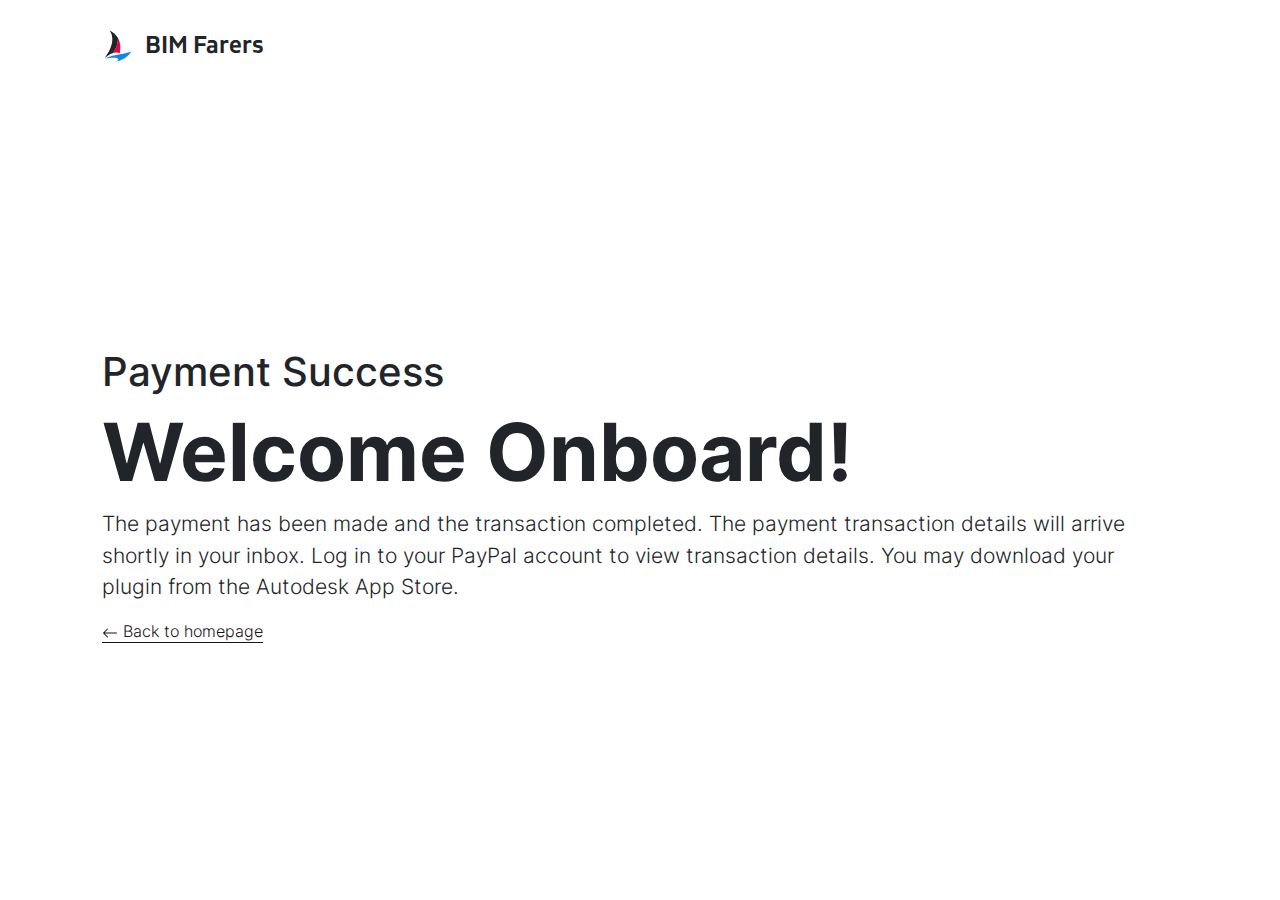
<file: paymentsuccess.html>
<!doctype html>
<html class="h-100" lang="en">

  <head>
      <meta charset="utf-8">
  <meta name="viewport" content="width=device-width,initial-scale=1,shrink-to-fit=no">
  <meta name="description" content="Payment success page for BIM Farers">
  <link rel="apple-touch-icon" sizes="180x180" href="favicon/apple-touch-icon.png">
  <link rel="icon" type="image/png" sizes="32x32" href="favicon/favicon-32x32.png">
  <link rel="icon" type="image/png" sizes="16x16" href="favicon/favicon-16x16.png">
  <meta name="author" content="Steven Mah">
  <meta name="generator" content="Eleventy v2.0.0">
  <meta name="HandheldFriendly" content="true">
  <title>BIM Farers | Payment Success</title>
  <link rel="stylesheet" href="css/theme.css">

   <style>

/* inter-300 - latin */
@font-face {
  font-family: 'Inter';
  font-style: normal;
  font-weight: 300;
  font-display: swap;
  src: local(''),
       url('./fonts/inter-v12-latin-300.woff2') format('woff2'), /* Chrome 26+, Opera 23+, Firefox 39+ */
       url('./fonts/inter-v12-latin-300.woff') format('woff'); /* Chrome 6+, Firefox 3.6+, IE 9+, Safari 5.1+ */
}

@font-face {
  font-family: 'Inter';
  font-style: normal;
  font-weight: 500;
  font-display: swap;
  src: local(''),
       url('./fonts/inter-v12-latin-500.woff2') format('woff2'), /* Chrome 26+, Opera 23+, Firefox 39+ */
       url('./fonts/inter-v12-latin-500.woff') format('woff'); /* Chrome 6+, Firefox 3.6+, IE 9+, Safari 5.1+ */
}
@font-face {
  font-family: 'Inter';
  font-style: normal;
  font-weight: 700;
  font-display: swap;
  src: local(''),
       url('./fonts/inter-v12-latin-700.woff2') format('woff2'), /* Chrome 26+, Opera 23+, Firefox 39+ */
       url('./fonts/inter-v12-latin-700.woff') format('woff'); /* Chrome 6+, Firefox 3.6+, IE 9+, Safari 5.1+ */
}
@font-face {
  font-family: 'Gilam';
  font-style: normal;
  font-weight: 600;
  font-display: swap;
  src: local(''),
        url('./fonts/GilamSemiBold.woff') format('woff');
}

</style>

  </head>

  <body class="d-flex h-100 w-100" data-bs-spy="scroll" data-bs-target="#navScroll">

    <div class="h-100 container-fluid">
      <div class="h-100 row d-flex align-items-stretch">
        
            <div class="col-12 d-flex align-items-start flex-column px-vw-5">
            
            <header class="mb-auto py-vh-2 col-12">
              <a class="navbar-brand pe-4 fs-4" href="/">
                <svg xmlns="http://www.w3.org/2000/svg" xmlns:xlink="http://www.w3.org/1999/xlink" width="32" zoomAndPan="magnify"
                viewBox="0 0 375 374.999991" height="32" preserveAspectRatio="xMidYMid meet" class="bi bi-layers-half"
                version="1.0">
                <defs>
                  <clipPath id="f56487630f">
                    <path d="M 32.375 248 L 342.875 248 L 342.875 371.824219 L 32.375 371.824219 Z M 32.375 248 "
                      clip-rule="nonzero" />
                  </clipPath>
                  <clipPath id="32c8f4f5f8">
                    <path d="M 32.375 2.824219 L 188 2.824219 L 188 328 L 32.375 328 Z M 32.375 2.824219 "
                      clip-rule="nonzero" />
                  </clipPath>
                </defs>
                <g clip-path="url(#f56487630f)">
                  <path fill="#0a8ae6"
                    d="M 32.367188 337.179688 C 115.6875 320.710938 186.414062 323.429688 190.347656 343.25 C 192.007812 351.621094 181.476562 361.707031 162.476562 371.804688 C 303.613281 342.292969 342.878906 248.332031 342.878906 248.332031 C 280.707031 285.105469 150.796875 274.859375 32.367188 337.179688 "
                    fill-opacity="1" fill-rule="nonzero" />
                </g>
                <path fill="#f40042"
                  d="M 187.441406 94.199219 C 187.550781 97.257812 187.625 100.320312 187.625 103.40625 C 187.625 167.429688 164.253906 226.003906 125.582031 271.109375 C 151.769531 262.5625 180.46875 259.925781 207.460938 271.449219 C 207.460938 271.449219 235.050781 178.277344 187.441406 94.199219 "
                  fill-opacity="1" fill-rule="nonzero" />
                <g clip-path="url(#32c8f4f5f8)">
                  <path fill="#212529"
                    d="M 187.441406 94.199219 C 168.039062 59.929688 136.136719 27.167969 84.78125 2.847656 C 84.78125 2.847656 195.28125 109.558594 32.367188 327.507812 C 32.367188 327.507812 74.128906 287.894531 125.582031 271.109375 C 164.253906 226.003906 187.625 167.429688 187.625 103.40625 C 187.625 100.320312 187.550781 97.257812 187.441406 94.199219 "
                    fill-opacity="1" fill-rule="nonzero" />
                </g>
              </svg>
              <span class="ms-1 fw-semibold" style="font-family: 'Gilam', sans-serif;">BIM Farers</span>
</a>

            </header>
            <main class="mb-auto col-12">
              <h1>Payment Success</h1>
              
        <h1 class="display-1 fw-bold">Welcome Onboard!</h1>
        <p class="lead">The payment has been made and the transaction completed. The payment transaction details will arrive shortly in your inbox. Log in to your PayPal account to view transaction details. You may download your plugin from the Autodesk App Store.</p>
        <a href="/" class="link-fancy">
        <svg xmlns="http://www.w3.org/2000/svg" width="16" height="16" fill="currentColor" class="bi bi-arrow-left" viewBox="0 0 16 16">
          <path fill-rule="evenodd" d="M15 8a.5.5 0 0 0-.5-.5H2.707l3.147-3.146a.5.5 0 1 0-.708-.708l-4 4a.5.5 0 0 0 0 .708l4 4a.5.5 0 0 0 .708-.708L2.707 8.5H14.5A.5.5 0 0 0 15 8z"/>
        </svg>
        Back to homepage</a>

            </main>
          </div>
          
        </div>

      </div></body>
    </html>
</file>
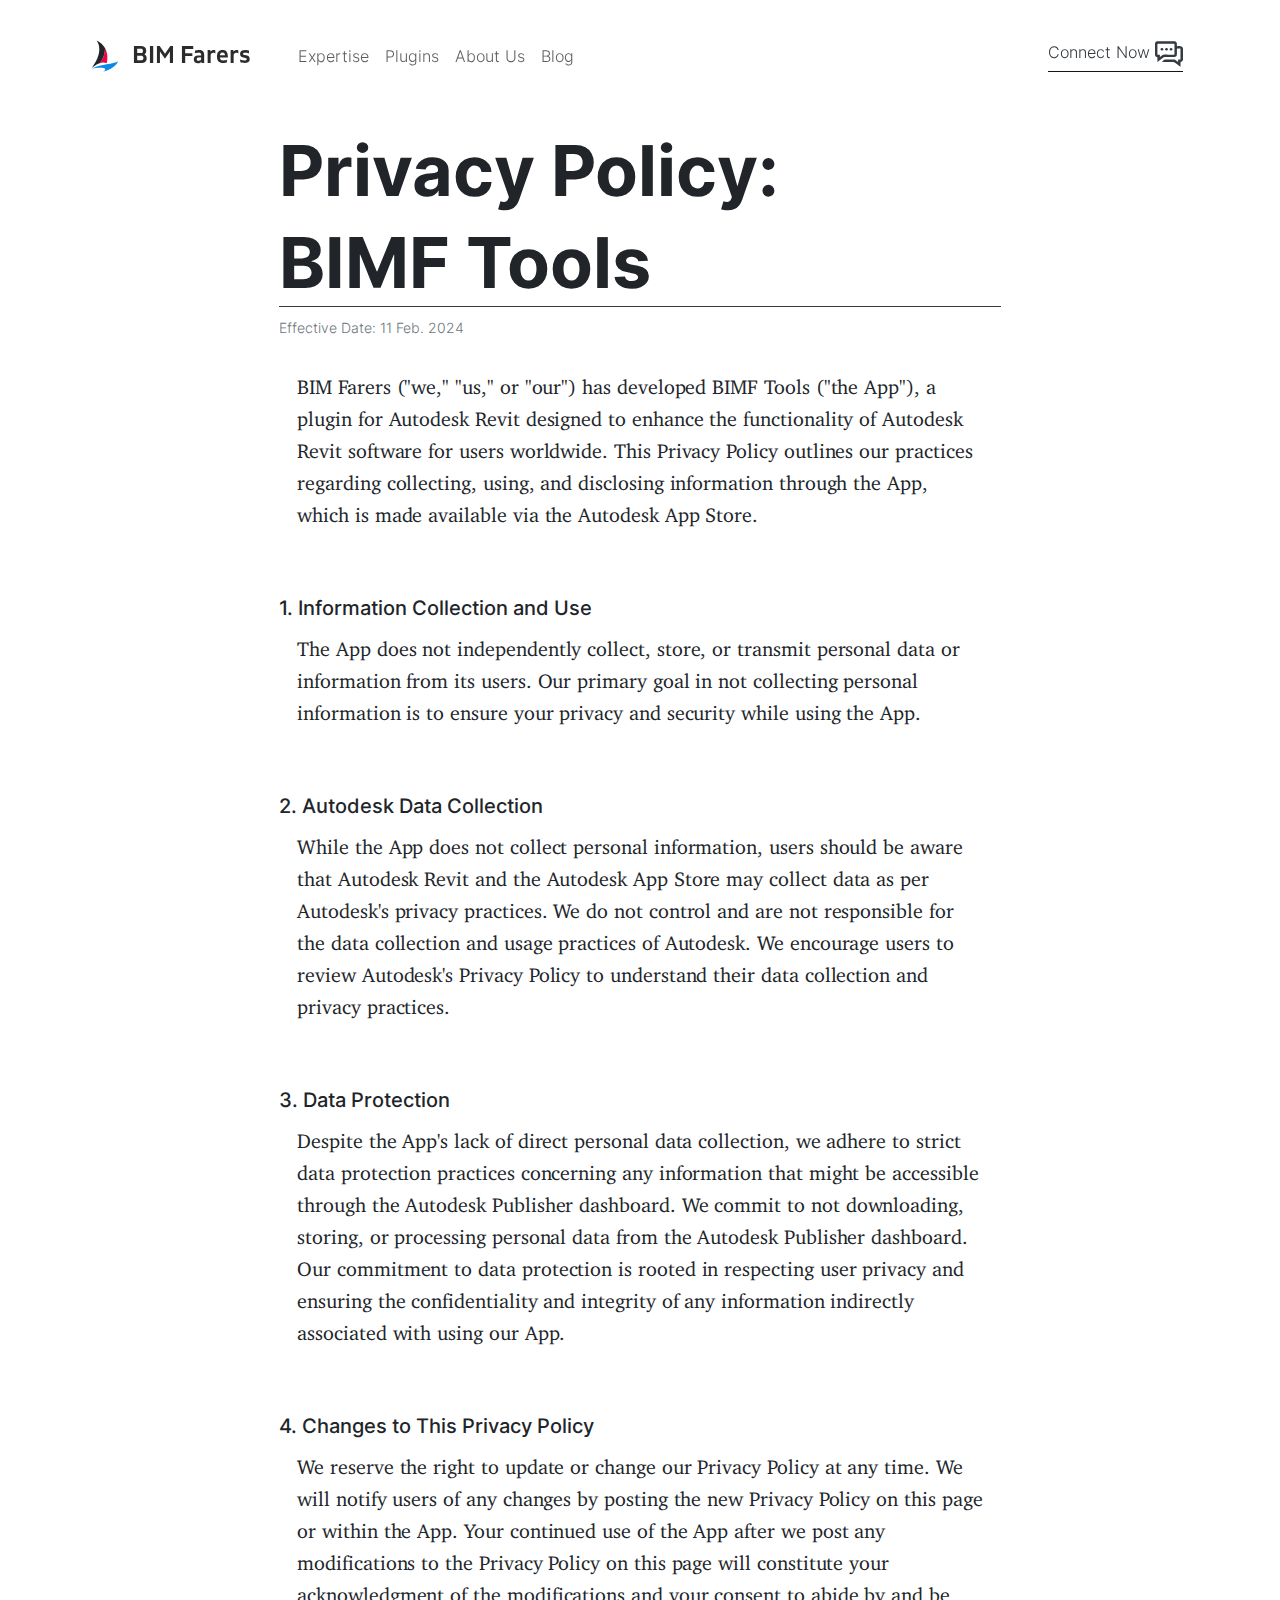
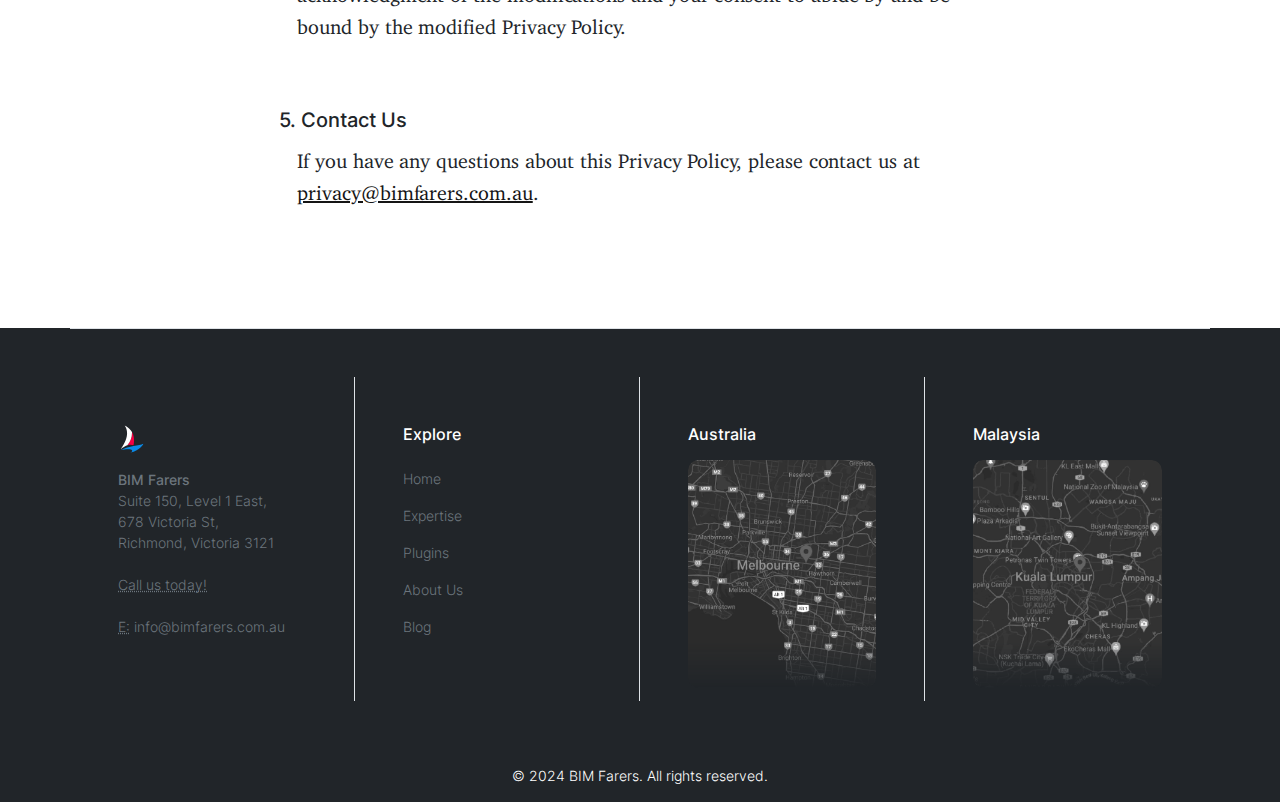
<file: privacypolicy-plugin.html>
<!doctype html>
<html class="h-100" lang="en">

<head>
  <meta charset="utf-8">
  <meta name="viewport" content="width=device-width,initial-scale=1,shrink-to-fit=no">
  <meta name="description"
    content="Privacy Policy of BIMF Tools, a Revit plugin.">
  <link rel="apple-touch-icon" sizes="180x180" href="favicon/apple-touch-icon.png">
  <link rel="icon" type="image/png" sizes="32x32" href="favicon/favicon-32x32.png">
  <link rel="icon" type="image/png" sizes="16x16" href="favicon/favicon-16x16.png">
  <meta name="author" content="Steven Mah">
  <meta name="generator" content="Eleventy v2.0.0">
  <meta name="HandheldFriendly" content="true">
  <title>BIMF Tools Privacy Policy | BIM Farers</title>
  <link rel="stylesheet" href="css/theme.css">
  <style>
    /* inter-300 - latin */
    @font-face {
      font-family: 'Inter';
      font-style: normal;
      font-weight: 300;
      font-display: swap;
      src: local(''),
        url('./fonts/inter-v12-latin-300.woff2') format('woff2'),
        /* Chrome 26+, Opera 23+, Firefox 39+ */
        url('./fonts/inter-v12-latin-300.woff') format('woff');
      /* Chrome 6+, Firefox 3.6+, IE 9+, Safari 5.1+ */
    }

    @font-face {
      font-family: 'Inter';
      font-style: normal;
      font-weight: 500;
      font-display: swap;
      src: local(''),
        url('./fonts/inter-v12-latin-500.woff2') format('woff2'),
        /* Chrome 26+, Opera 23+, Firefox 39+ */
        url('./fonts/inter-v12-latin-500.woff') format('woff');
      /* Chrome 6+, Firefox 3.6+, IE 9+, Safari 5.1+ */
    }

    @font-face {
      font-family: 'Inter';
      font-style: normal;
      font-weight: 700;
      font-display: swap;
      src: local(''),
        url('./fonts/inter-v12-latin-700.woff2') format('woff2'),
        /* Chrome 26+, Opera 23+, Firefox 39+ */
        url('./fonts/inter-v12-latin-700.woff') format('woff');
      /* Chrome 6+, Firefox 3.6+, IE 9+, Safari 5.1+ */
    }

    @font-face {
      font-family: 'Gilam';
      font-style: normal;
      font-weight: 600;
      font-display: swap;
      src: local(''),
        url('./fonts/GilamSemiBold.woff') format('woff');
    }

    @font-face {
      font-family: 'Charter';
      font-style: normal;
      font-weight: 400;
      font-display: swap;
      src: local(''),
        url('./fonts/charter_regular.woff2') format('woff2');
    }
  </style>
</head>

<body class="preloadbody" data-bs-spy="scroll" data-bs-target="#navScroll">

  <div class="loader-wrapper">
    <div class="loader">
      <span class="one"></span>
      <span class="two"></span>
      <span class="three"></span>
      <span class="four"></span>
    </div>
    <div style="color: white; text-align: center;">
      <p>BIM Farers</p><br>
      <p>Outsource Smarter</p><br>
    </div>
  </div>


  <nav id="navScroll" class="navbar navbar-expand-lg navbar-light fixed-top" tabindex="0">
    <div class="container">
      <a class="navbar-brand pe-4 fs-4" href="/">
        <svg xmlns="http://www.w3.org/2000/svg" xmlns:xlink="http://www.w3.org/1999/xlink" width="32"
          zoomAndPan="magnify" viewBox="0 0 375 374.999991" height="32" preserveAspectRatio="xMidYMid meet"
          class="bi bi-layers-half" version="1.0">
          <defs>
            <clipPath id="f56487630f">
              <path d="M 32.375 248 L 342.875 248 L 342.875 371.824219 L 32.375 371.824219 Z M 32.375 248 "
                clip-rule="nonzero" />
            </clipPath>
            <clipPath id="32c8f4f5f8">
              <path d="M 32.375 2.824219 L 188 2.824219 L 188 328 L 32.375 328 Z M 32.375 2.824219 "
                clip-rule="nonzero" />
            </clipPath>
          </defs>
          <g clip-path="url(#f56487630f)">
            <path fill="#0a8ae6"
              d="M 32.367188 337.179688 C 115.6875 320.710938 186.414062 323.429688 190.347656 343.25 C 192.007812 351.621094 181.476562 361.707031 162.476562 371.804688 C 303.613281 342.292969 342.878906 248.332031 342.878906 248.332031 C 280.707031 285.105469 150.796875 274.859375 32.367188 337.179688 "
              fill-opacity="1" fill-rule="nonzero" />
          </g>
          <path fill="#f40042"
            d="M 187.441406 94.199219 C 187.550781 97.257812 187.625 100.320312 187.625 103.40625 C 187.625 167.429688 164.253906 226.003906 125.582031 271.109375 C 151.769531 262.5625 180.46875 259.925781 207.460938 271.449219 C 207.460938 271.449219 235.050781 178.277344 187.441406 94.199219 "
            fill-opacity="1" fill-rule="nonzero" />
          <g clip-path="url(#32c8f4f5f8)">
            <path fill="#212529"
              d="M 187.441406 94.199219 C 168.039062 59.929688 136.136719 27.167969 84.78125 2.847656 C 84.78125 2.847656 195.28125 109.558594 32.367188 327.507812 C 32.367188 327.507812 74.128906 287.894531 125.582031 271.109375 C 164.253906 226.003906 187.625 167.429688 187.625 103.40625 C 187.625 100.320312 187.550781 97.257812 187.441406 94.199219 "
              fill-opacity="1" fill-rule="nonzero" />
          </g>
        </svg>
        <span class="ms-1 fw-semibold" style="font-family: 'Gilam', sans-serif;">BIM Farers</span>
      </a>

      <button class="navbar-toggler" type="button" data-bs-toggle="collapse" data-bs-target="#navbarSupportedContent"
        aria-controls="navbarSupportedContent" aria-expanded="false" aria-label="Toggle navigation">
        <span class="navbar-toggler-icon"></span>
      </button>
      <div class="collapse navbar-collapse" id="navbarSupportedContent">
        <ul class="navbar-nav me-auto mb-2 mb-lg-0">
          <li class="nav-item">
            <a class="nav-link" href="/#expertise">
              Expertise
            </a>
          </li>
          <li class="nav-item">
            <a class="nav-link" href="/#plugins">
              Plugins
            </a>
          </li>
          <li class="nav-item">
            <a class="nav-link" href="aboutus">
              About Us
            </a>
          </li>
          <li class="nav-item">
            <a class="nav-link" href="blog">
              Blog
            </a>
          </li>
        </ul>
        <a href="mailto:info@bimfarers.com.au?subject=Reaching Out - " data-splitbee-event="Click Download"
          aria-label="Connect Now" class="link-dark pb-1 link-fancy me-2">
          Connect Now
          <svg fill="currentColor" version="1.1" id="Capa_1" xmlns="http://www.w3.org/2000/svg"
            xmlns:xlink="http://www.w3.org/1999/xlink" width="28px" height="28px" viewBox="0 0 29.996 29.997"
            xml:space="preserve">
            <g>
              <g>
                <path
                  d="M27.345,28.665c-0.64-0.467-1.131-0.819-1.615-1.184c-1.549-1.158-3.076-2.353-4.656-3.468
                    c-0.424-0.299-1.008-0.508-1.52-0.514c-3.367-0.045-6.736-0.01-10.104-0.037c-0.58-0.004-1.158-0.178-1.738-0.271
                    c-0.006-0.09-0.013-0.179-0.019-0.27c0.841-0.639,1.671-1.295,2.533-1.904c0.182-0.128,0.479-0.125,0.725-0.126
                    c3.255-0.009,6.511-0.019,9.766,0.014c0.383,0.004,0.811,0.188,1.135,0.41c0.938,0.646,1.836,1.352,2.9,2.146
                    c0-0.944,0-1.709,0-2.57c0.893,0,1.69,0,2.534,0c0-3.955,0-7.809,0-11.75c-1.169,0-2.286-0.028-3.397,0.033
                    c-0.156,0.009-0.406,0.455-0.412,0.702c-0.035,1.823-0.011,3.648-0.021,5.473c-0.014,1.921-0.983,2.896-2.908,2.899
                    c-3.366,0.01-6.735-0.021-10.104,0.023c-0.513,0.008-1.101,0.211-1.52,0.512c-1.895,1.354-3.74,2.772-5.606,4.168
                    c-0.191,0.143-0.398,0.264-0.736,0.486c0-1.545-0.017-2.937,0.009-4.324c0.01-0.533-0.047-0.839-0.698-0.969
                    c-1.118-0.224-1.87-1.226-1.876-2.392c-0.021-3.958-0.025-7.915-0.003-11.872c0.006-1.431,1.074-2.528,2.5-2.534
                    C8.661,1.326,14.807,1.327,20.953,1.35c1.387,0.006,2.423,1.079,2.49,2.464c0.029,0.616,0.049,1.237,0.004,1.852
                    c-0.051,0.671,0.132,0.961,0.877,0.907c0.977-0.069,1.964-0.027,2.943-0.011c1.594,0.025,2.687,1.016,2.701,2.609
                    c0.041,3.9,0.031,7.802,0,11.703c-0.012,1.33-0.771,2.244-2.046,2.533c-0.464,0.104-0.589,0.291-0.582,0.727
                    c0.019,1.179,0.005,2.357,0.003,3.535C27.345,27.938,27.345,28.207,27.345,28.665z M20.73,15.677
                    c0.067-0.188,0.104-0.24,0.104-0.292c0.01-3.616,0.006-7.23,0.029-10.848c0.004-0.585-0.315-0.609-0.75-0.609
                    c-5.581,0.007-11.16,0.014-16.74-0.007C2.743,3.919,2.566,4.117,2.572,4.739c0.029,3.393,0.014,6.785,0.02,10.178
                    c0,0.238,0.041,0.477,0.07,0.789c0.884,0,1.685,0,2.592,0c0,0.838,0,1.598,0,2.525c1.068-0.802,1.964-1.515,2.906-2.156
                    c0.321-0.223,0.755-0.373,1.143-0.384c1.541-0.042,3.083-0.016,4.626-0.014C16.193,15.677,18.462,15.677,20.73,15.677z" />
                <g>
                  <circle cx="7.457" cy="9.917" r="1.438" />
                  <circle cx="12.332" cy="9.917" r="1.438" />
                  <circle cx="17.207" cy="9.917" r="1.438" />
                </g>
              </g>
            </g>
          </svg>
        </a>

      </div>
    </div>
  </nav>

  <main>
    <div class="py-vh-4 w-100 overflow-hidden" id="services">
      <div class="container">
        <div class="row">
          <div class="col-12 col-lg-10 offset-lg-1 col-xl-8 offset-xl-2">
            <h1 class="display-huge fw-bold mt-5">Privacy Policy:</h1>
            <h2 class="display-huge fw-bold border-bottom border-dark">BIMF Tools</h2>
            <span class="text-muted small">Effective Date: 11 Feb. 2024</span>
          </div>
          <div class="col-12 col-lg-10 offset-lg-1 col-xl-8 offset-xl-2 py-vh-2">
            <p class="optimaltxt">BIM Farers ("we," "us," or "our") has developed BIMF Tools ("the App"), a plugin for Autodesk Revit designed to enhance the functionality of Autodesk Revit software for users worldwide. This Privacy Policy outlines our practices regarding collecting, using, and disclosing information through the App, which is made available via the Autodesk App Store.
            </p>
          </div>
          <div class="col-12 col-lg-10 offset-lg-1 col-xl-8 offset-xl-2 py-vh-2">
            <h5>1. Information Collection and Use
            </h5>
            <p class="optimaltxt">The App does not independently collect, store, or transmit personal data or information from its users. Our primary goal in not collecting personal information is to ensure your privacy and security while using the App.
            </p>
          </div>
          <div class="col-12 col-lg-10 offset-lg-1 col-xl-8 offset-xl-2 py-vh-2">
            <h5>2. Autodesk Data Collection
            </h5>
            <p class="optimaltxt">While the App does not collect personal information, users should be aware that Autodesk Revit and the Autodesk App Store may collect data as per Autodesk's privacy practices. We do not control and are not responsible for the data collection and usage practices of Autodesk. We encourage users to review Autodesk's Privacy Policy to understand their data collection and privacy practices.
            </p>
          </div>
          <div class="col-12 col-lg-10 offset-lg-1 col-xl-8 offset-xl-2 py-vh-2">
            <h5>3. Data Protection
            </h5>
            <p class="optimaltxt">Despite the App's lack of direct personal data collection, we adhere to strict data protection practices concerning any information that might be accessible through the Autodesk Publisher dashboard. We commit to not downloading, storing, or processing personal data from the Autodesk Publisher dashboard. Our commitment to data protection is rooted in respecting user privacy and ensuring the confidentiality and integrity of any information indirectly associated with using our App.
            </p>
          </div>
          <div class="col-12 col-lg-10 offset-lg-1 col-xl-8 offset-xl-2 py-vh-2">
            <h5>4. Changes to This Privacy Policy
            </h5>
            <p class="optimaltxt">We reserve the right to update or change our Privacy Policy at any time. We will notify users of any changes by posting the new Privacy Policy on this page or within the App. Your continued use of the App after we post any modifications to the Privacy Policy on this page will constitute your acknowledgment of the modifications and your consent to abide by and be bound by the modified Privacy Policy.
            </p>
          </div>
          <div class="col-12 col-lg-10 offset-lg-1 col-xl-8 offset-xl-2 py-vh-2">
            <h5>5. Contact Us
            </h5>
            <p class="optimaltxt">If you have any questions about this Privacy Policy, please contact us at <a href="mailto:privacy@bimfarers.com.au?subject=Privacy Concerns - " aria-label="Privacy Concerns">privacy@bimfarers.com.au</a>.
            </p>
          </div>

  </main>

  <footer>
    <div class="container small border-top">
      <div class="row py-5 d-flex justify-content-between">

        <div class="col-12 col-lg-6 col-xl-3 border-end p-4 p-sm-5">
          <svg xmlns="http://www.w3.org/2000/svg" xmlns:xlink="http://www.w3.org/1999/xlink" width="28"
            zoomAndPan="magnify" viewBox="0 0 375 374.999991" height="28" preserveAspectRatio="xMidYMid meet"
            class="bi bi-layers-half" version="1.0">
            <defs>
              <clipPath id="f56487630f">
                <path d="M 32.375 248 L 342.875 248 L 342.875 371.824219 L 32.375 371.824219 Z M 32.375 248 "
                  clip-rule="nonzero" />
              </clipPath>
              <clipPath id="32c8f4f5f8">
                <path d="M 32.375 2.824219 L 188 2.824219 L 188 328 L 32.375 328 Z M 32.375 2.824219 "
                  clip-rule="nonzero" />
              </clipPath>
            </defs>
            <g clip-path="url(#f56487630f)">
              <path fill="#0a8ae6"
                d="M 32.367188 337.179688 C 115.6875 320.710938 186.414062 323.429688 190.347656 343.25 C 192.007812 351.621094 181.476562 361.707031 162.476562 371.804688 C 303.613281 342.292969 342.878906 248.332031 342.878906 248.332031 C 280.707031 285.105469 150.796875 274.859375 32.367188 337.179688 "
                fill-opacity="1" fill-rule="nonzero" />
            </g>
            <path fill="#f40042"
              d="M 187.441406 94.199219 C 187.550781 97.257812 187.625 100.320312 187.625 103.40625 C 187.625 167.429688 164.253906 226.003906 125.582031 271.109375 C 151.769531 262.5625 180.46875 259.925781 207.460938 271.449219 C 207.460938 271.449219 235.050781 178.277344 187.441406 94.199219 "
              fill-opacity="1" fill-rule="nonzero" />
            <g clip-path="url(#32c8f4f5f8)">
              <path fill="#fff"
                d="M 187.441406 94.199219 C 168.039062 59.929688 136.136719 27.167969 84.78125 2.847656 C 84.78125 2.847656 195.28125 109.558594 32.367188 327.507812 C 32.367188 327.507812 74.128906 287.894531 125.582031 271.109375 C 164.253906 226.003906 187.625 167.429688 187.625 103.40625 C 187.625 100.320312 187.550781 97.257812 187.441406 94.199219 "
                fill-opacity="1" fill-rule="nonzero" />
            </g>
          </svg>
          <address class="text-secondary mt-3">
            <strong>BIM Farers</strong><br>
            Suite 150, Level 1 East,<br>
            678 Victoria St,<br>
            Richmond, Victoria 3121<br>
            <br>
            <abbr title="0385648674"><a class="nav-link link-secondary ps-0" href="tel:0385648674">Call us
                today!</a></abbr>
            <br>
            <div class="d-flex">
              <abbr title="Email">E:</abbr>
              <a class="nav-link link-secondary ps-0"
                href="mailto:info@bimfarers.com.au">&nbsp;info@bimfarers.com.au</a>
            </div>
          </address>
        </div>
        <div class="col-12 col-lg-6 col-xl-3 border-end p-4 p-sm-5">
          <h3 class="h6 mb-3">Explore</h3>
          <ul class="nav flex-column">
            <li class="nav-item">
              <a class="nav-link link-secondary ps-0" aria-current="page" href="/">Home</a>
            </li>
            <li class="nav-item">
              <a class="nav-link link-secondary ps-0" href="/#expertise">Expertise</a>
            </li>
            <li class="nav-item">
              <a class="nav-link link-secondary ps-0" href="/#plugins">Plugins</a>
            </li>
            <li class="nav-item">
              <a class="nav-link link-secondary ps-0" href="aboutus">About Us</a>
            </li>
            <li class="nav-item">
              <a class="nav-link link-secondary ps-0" href="blog">Blog</a>
            </li>
          </ul>
        </div>
        <div class="col-12 col-sm-6 col-xl-3 border-end p-4 p-sm-5">
          <h3 class="h6 mb-3">Australia</h3>
          <div class="h-100 bg-cover mx-auto"
            style="background-image: url(assets/Map-Melb.webp); min-height: 180px; max-width:280px; border-radius: 10px; -webkit-mask-image: linear-gradient(to top, rgba(0, 0, 0, 0), rgba(0, 0, 0, 1) 20%);">
          </div>
        </div>
        <div class="col-12 col-sm-6 col-xl-3 p-4 p-sm-5">
          <h3 class="h6 mb-3">Malaysia</h3>
          <div class="h-100 bg-cover mx-auto"
            style="background-image: url(assets/Map-KL.webp); min-height: 180px; max-width:280px; border-radius: 10px; -webkit-mask-image: linear-gradient(to top, rgba(0, 0, 0, 0), rgba(0, 0, 0, 1) 20%);">
          </div>
        </div>
      </div>
    </div>

    <div class="mobile-show container text-center py-3 small">
      <a class="nav-link text-decoration-underline" href="#workwithus">
        Work with us
      </a>
    </div>
    <div class="container text-center py-3 small">© 2024 BIM Farers. All rights reserved.
    </div>
  </footer>

  <script src="https://ajax.googleapis.com/ajax/libs/jquery/3.6.4/jquery.min.js"></script>
  <script>
    // Script to remove preloader when fully loaded
    $(window).on("load", function () {
      $(".loader-wrapper").fadeOut("slow");
      $("body").removeClass("preloadbody");
    });
  </script>

  <script src="js/bootstrap.bundle.min.js"></script>
  <script src="js/aos.js"></script>
  <script>
    AOS.init({
      duration: 800, // values from 0 to 3000, with step 50ms
    });
  </script>

  <script>
    let scrollpos = window.scrollY
    const header = document.querySelector(".navbar")
    const header_height = header.offsetHeight

    const add_class_on_scroll = () => header.classList.add("scrolled", "shadow-sm")
    const remove_class_on_scroll = () => header.classList.remove("scrolled", "shadow-sm")

    window.addEventListener('scroll', function () {
      scrollpos = window.scrollY;

      if (scrollpos >= header_height) { add_class_on_scroll() }
      else { remove_class_on_scroll() }

      console.log(scrollpos)
    })
  </script>

</body>

</html>
</file>
